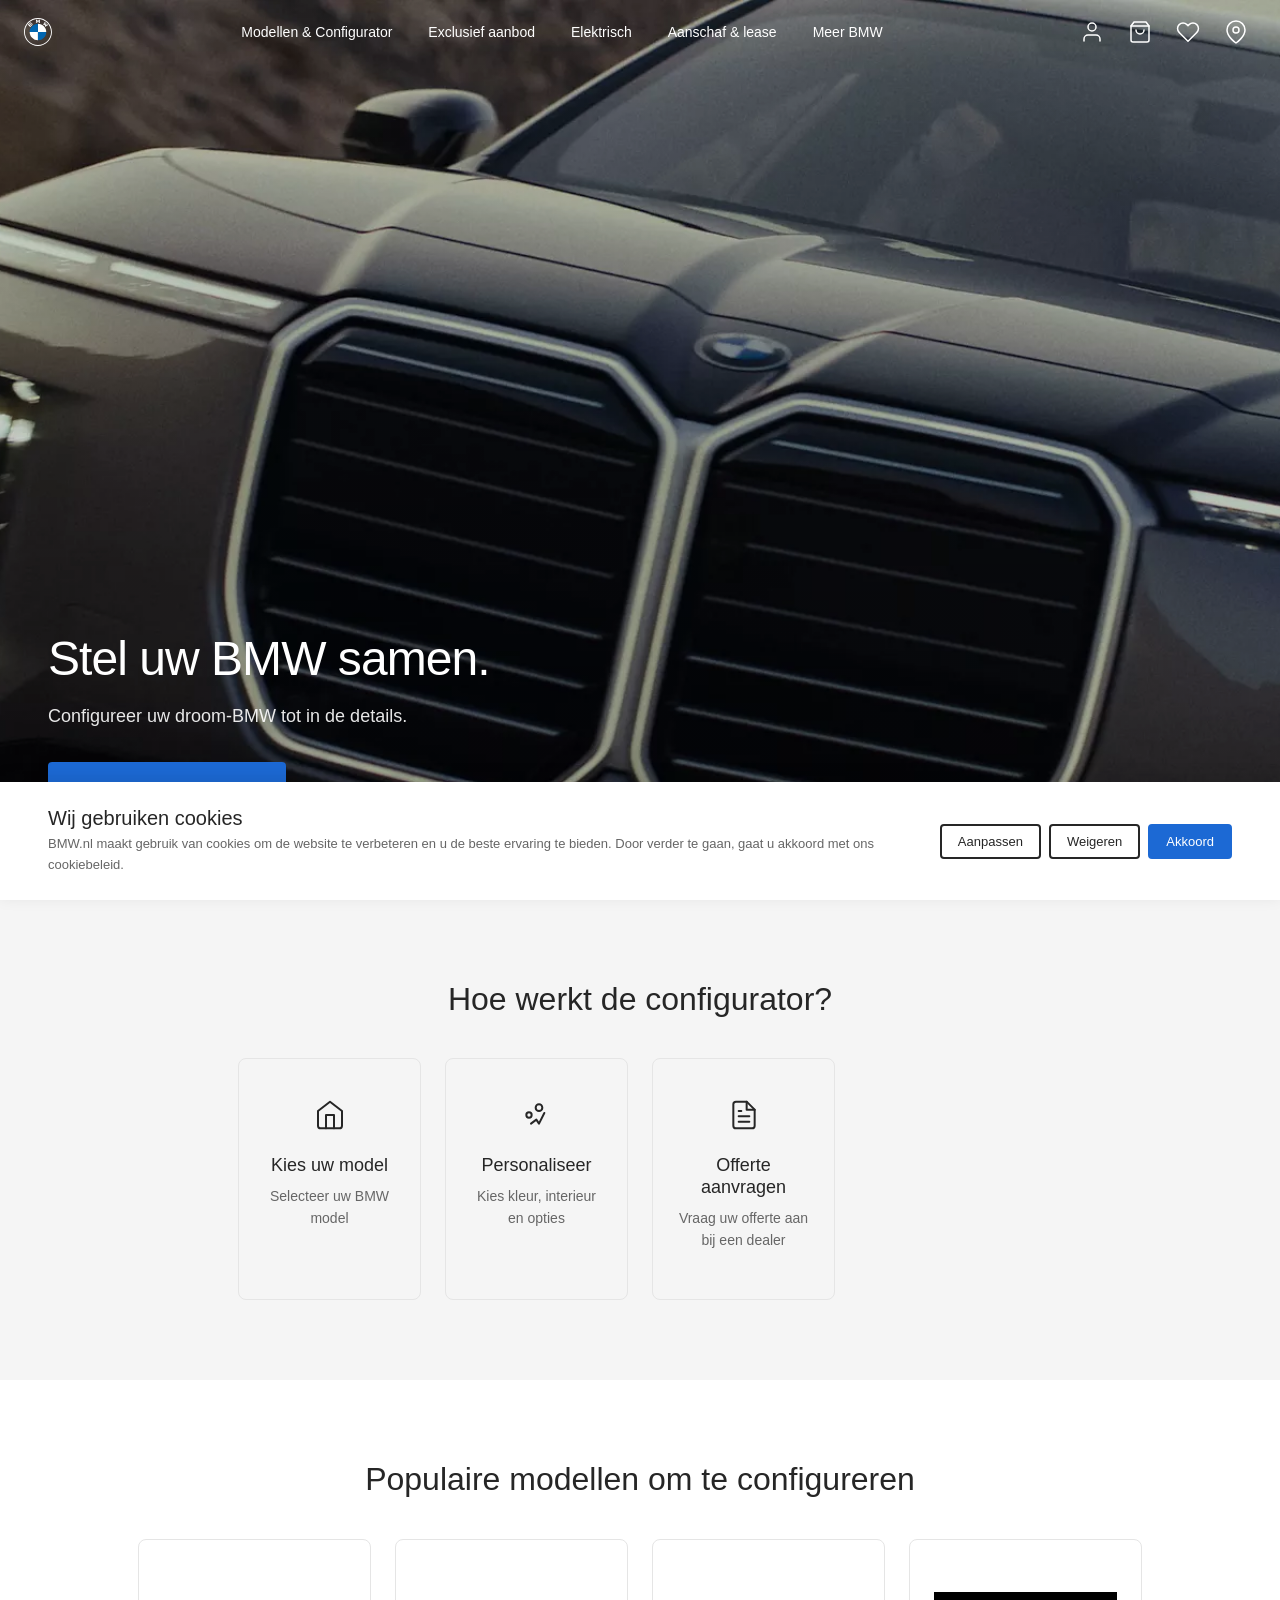
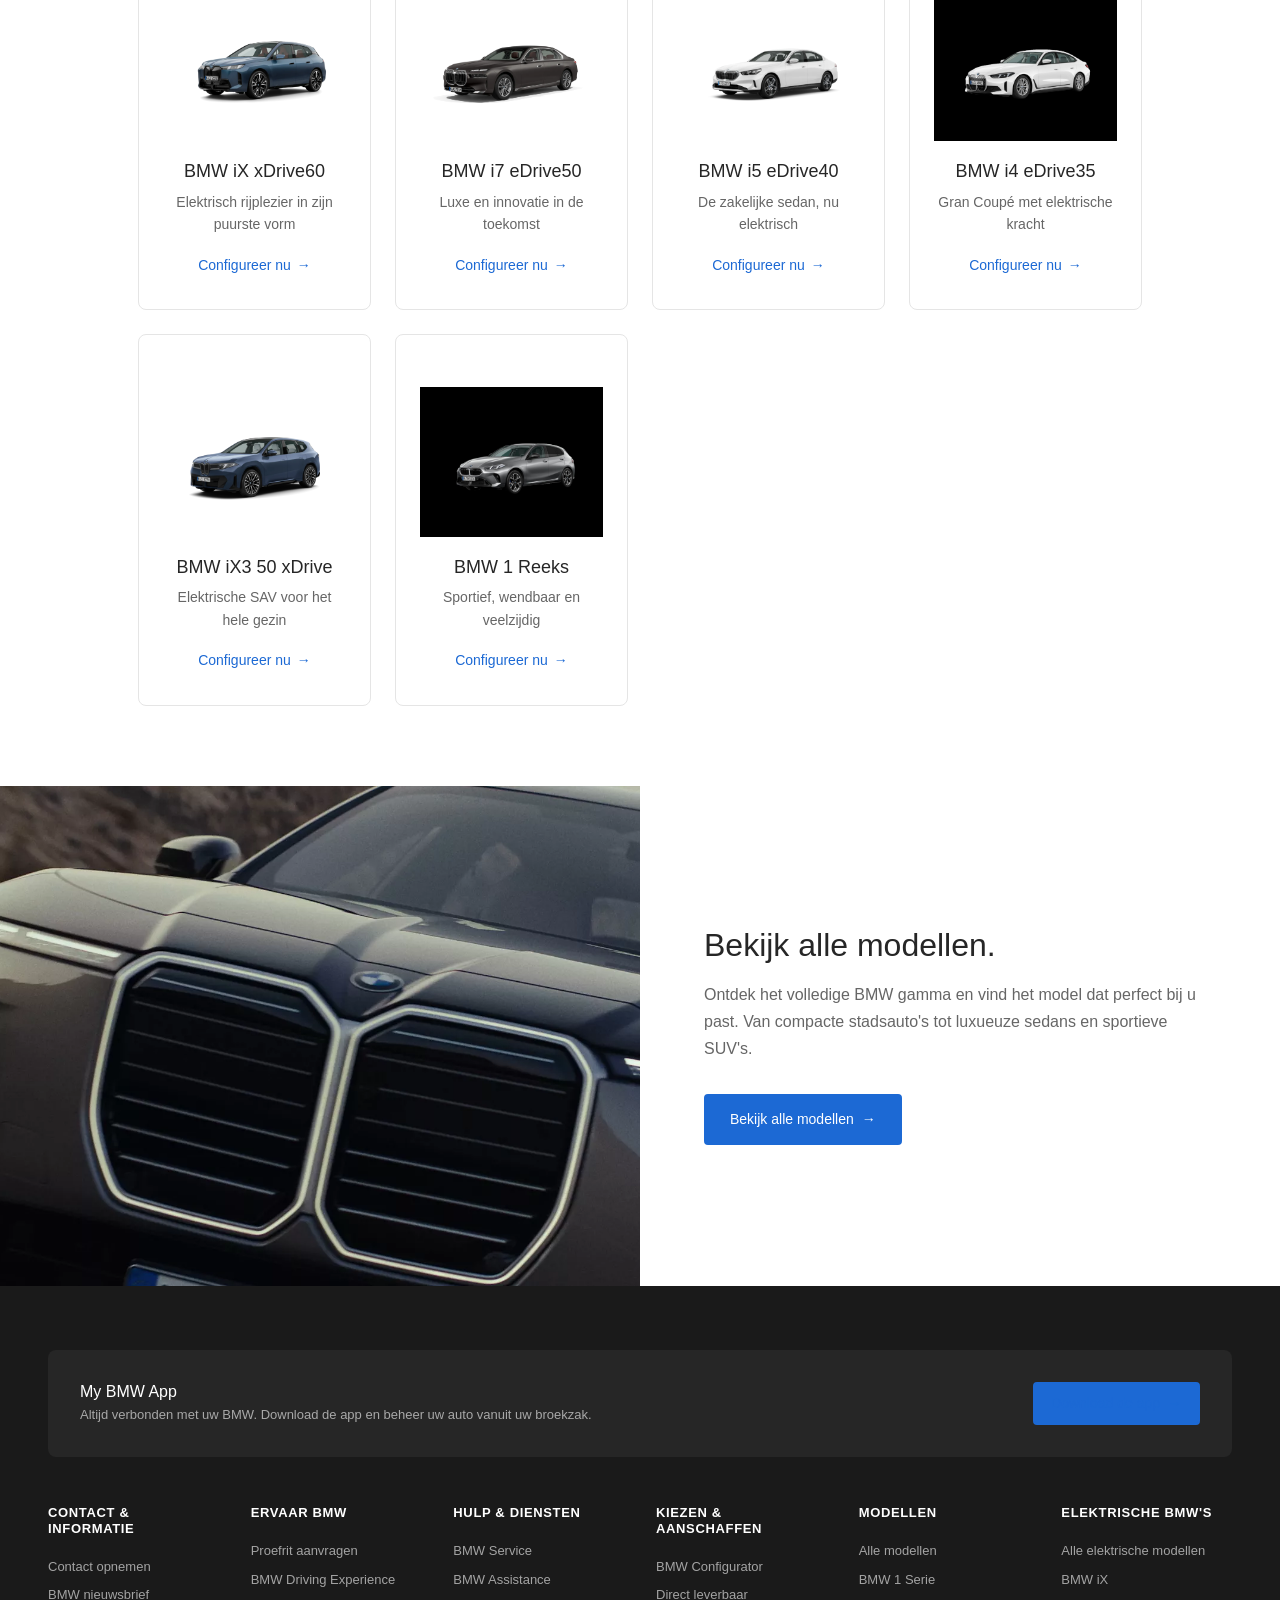
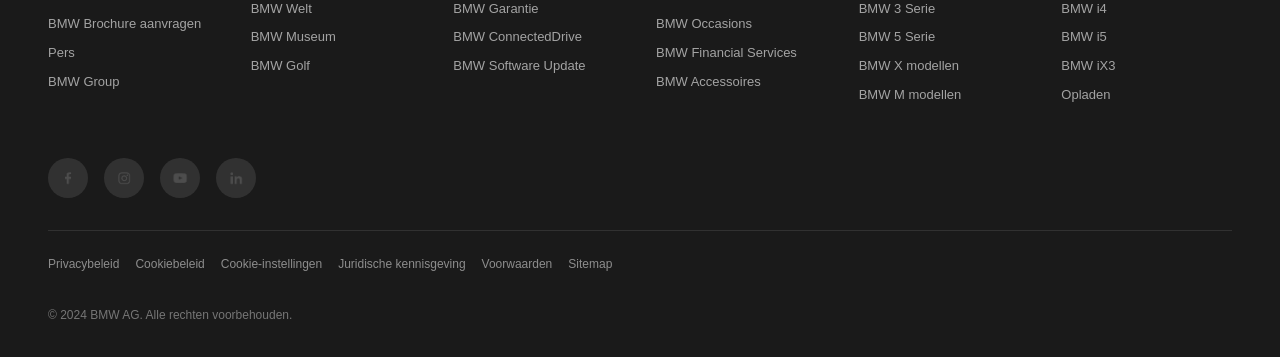
<file: configurator.html>
<!DOCTYPE html>
<html lang="nl">
<head>
  <meta charset="UTF-8">
  <meta name="viewport" content="width=device-width, initial-scale=1.0">
  <title>BMW.nl | Stel uw BMW samen</title>
  <meta name="description" content="Configureer uw droom-BMW tot in de details. Kies uw model, personaliseer kleur, interieur en opties, en vraag direct een offerte aan.">
  <link rel="stylesheet" href="css/style.css">
  <link rel="icon" href="images/logo-white.svg" type="image/svg+xml">
</head>
<body>

  <!-- ========== NAVIGATION ========== -->
  <nav class="nav-wrapper" role="navigation" aria-label="Hoofdnavigatie">
    <div class="nav-main">
      <!-- Logo -->
      <a href="index.html" class="nav-logo" aria-label="BMW.nl Home">
        <img src="images/logo-white.svg" alt="BMW" class="logo-white">
        <img src="images/logo-grey.svg" alt="BMW" class="logo-dark">
      </a>

      <!-- Desktop Nav Links -->
      <div class="nav-links">
        <div class="nav-dropdown-container" style="position:relative;">
          <a href="models.html" class="nav-dropdown-trigger">Modellen & Configurator</a>
        </div>
        <a href="#">Exclusief aanbod</a>
        <div class="nav-dropdown-container" style="position:relative;">
          <a href="electric.html" class="nav-dropdown-trigger">Elektrisch</a>
          <div class="nav-dropdown">
            <div class="nav-dropdown-section">
              <h3>Elektrische modellen</h3>
              <a href="electric.html">BMW iX</a>
              <a href="electric.html">BMW i4</a>
              <a href="electric.html">BMW i5</a>
              <a href="electric.html">BMW i7</a>
              <a href="electric.html">BMW iX1</a>
              <a href="electric.html">BMW iX2</a>
              <a href="electric.html">BMW iX3</a>
            </div>
            <div class="nav-dropdown-section">
              <h3>Meer over elektrisch</h3>
              <a href="electric.html">Opladen</a>
              <a href="electric.html">Actieradius</a>
              <a href="electric.html">Belastingvoordeel</a>
              <a href="electric.html">Plug-in Hybrides</a>
            </div>
          </div>
        </div>
        <div class="nav-dropdown-container" style="position:relative;">
          <a href="lease.html" class="nav-dropdown-trigger">Aanschaf & lease</a>
          <div class="nav-dropdown">
            <div class="nav-dropdown-section">
              <h3>Financiering</h3>
              <a href="lease.html">Private Lease</a>
              <a href="lease.html">Financial Lease</a>
              <a href="lease.html">Operational Lease</a>
              <a href="lease.html">BMW Financial Services</a>
            </div>
            <div class="nav-dropdown-section">
              <h3>Aanschaf</h3>
              <a href="configurator.html">Zelf samenstellen</a>
              <a href="models.html">Direct beschikbaar</a>
              <a href="occasions.html">BMW Occasions</a>
              <a href="test-drive.html">Proefrit plannen</a>
            </div>
          </div>
        </div>
        <div class="nav-dropdown-container" style="position:relative;">
          <a href="services.html" class="nav-dropdown-trigger">Meer BMW</a>
          <div class="nav-dropdown">
            <div class="nav-dropdown-section">
              <h3>BMW Services</h3>
              <a href="services.html">Werkplaats</a>
              <a href="services.html">Onderhoud</a>
              <a href="services.html">BMW Garantie</a>
              <a href="services.html">BMW ConnectedDrive</a>
            </div>
            <div class="nav-dropdown-section">
              <h3>Over BMW</h3>
              <a href="#">BMW Groep</a>
              <a href="#">Carrières</a>
              <a href="#">Pers</a>
              <a href="#">BMW M</a>
            </div>
          </div>
        </div>
      </div>

      <!-- Right Icons -->
      <div class="nav-icons">
        <!-- MyBMW -->
        <a href="#" class="nav-icon-btn" aria-label="My BMW">
          <svg viewBox="0 0 24 24" fill="none" stroke="currentColor" stroke-width="1.5" stroke-linecap="round" stroke-linejoin="round">
            <path d="M20 21v-2a4 4 0 0 0-4-4H8a4 4 0 0 0-4 4v2"/>
            <circle cx="12" cy="7" r="4"/>
          </svg>
        </a>
        <!-- Winkelwagen -->
        <a href="#" class="nav-icon-btn" aria-label="Winkelwagen">
          <svg viewBox="0 0 24 24" fill="none" stroke="currentColor" stroke-width="1.5" stroke-linecap="round" stroke-linejoin="round">
            <path d="M6 2L3 6v14a2 2 0 0 0 2 2h14a2 2 0 0 0 2-2V6l-3-4z"/>
            <line x1="3" y1="6" x2="21" y2="6"/>
            <path d="M16 10a4 4 0 0 1-8 0"/>
          </svg>
        </a>
        <!-- Favorieten -->
        <a href="#" class="nav-icon-btn" aria-label="Favorieten">
          <svg viewBox="0 0 24 24" fill="none" stroke="currentColor" stroke-width="1.5" stroke-linecap="round" stroke-linejoin="round">
            <path d="M20.84 4.61a5.5 5.5 0 0 0-7.78 0L12 5.67l-1.06-1.06a5.5 5.5 0 0 0-7.78 7.78l1.06 1.06L12 21.23l7.78-7.78 1.06-1.06a5.5 5.5 0 0 0 0-7.78z"/>
          </svg>
        </a>
        <!-- Selecteer dealer -->
        <a href="dealer.html" class="nav-icon-btn" aria-label="Selecteer dealer">
          <svg viewBox="0 0 24 24" fill="none" stroke="currentColor" stroke-width="1.5" stroke-linecap="round" stroke-linejoin="round">
            <path d="M21 10c0 7-9 13-9 13s-9-6-9-13a9 9 0 0 1 18 0z"/>
            <circle cx="12" cy="10" r="3"/>
          </svg>
        </a>
        <!-- Hamburger (Mobile) -->
        <button class="hamburger" aria-label="Menu openen" aria-expanded="false">
          <span></span>
          <span></span>
          <span></span>
        </button>
      </div>
    </div>
  </nav>

  <!-- Mobile Nav -->
  <div class="mobile-nav" role="navigation" aria-label="Mobiel menu">
    <a href="models.html">Modellen & Configurator</a>
    <a href="#">Exclusief aanbod</a>
    <a href="electric.html">Elektrisch</a>
    <a href="lease.html">Aanschaf & lease</a>
    <a href="services.html">Meer BMW</a>
    <a href="dealer.html">Vind uw dealer</a>
    <a href="#">My BMW</a>
  </div>

  <!-- ========== HERO SECTION ========== -->
  <section class="hero">
    <div class="hero-bg">
      <img src="images/hero-7series.jpg" alt="BMW 7 Series configurator">
    </div>
    <div class="hero-overlay"></div>
    <div class="hero-content animate-on-scroll">
      <h1>Stel uw BMW samen.</h1>
      <p>Configureer uw droom-BMW tot in de details.</p>
      <a href="https://www.bmw.nl/content/bmw/marketNL/bmw_nl/nl/configurator.html" class="btn btn-primary btn-lg" target="_blank" rel="noopener">Naar de configurator <span class="arrow">&#8594;</span></a>
    </div>
  </section>

  <!-- ========== HOW IT WORKS ========== -->
  <section class="find-bmw animate-on-scroll" style="background: #f5f5f5;">
    <h2 class="container" style="text-align: center; margin-bottom: 40px;">Hoe werkt de configurator?</h2>
    <div class="find-bmw-grid" style="max-width: 900px; margin: 0 auto;">
      <!-- Step 1 -->
      <div class="find-bmw-card" style="cursor: default;">
        <div class="find-bmw-card-icon">
          <svg viewBox="0 0 24 24" fill="none" stroke="currentColor" stroke-width="1.5" stroke-linecap="round" stroke-linejoin="round">
            <path d="M3 9l9-7 9 7v11a2 2 0 0 1-2 2H5a2 2 0 0 1-2-2z"/>
            <polyline points="9 22 9 12 15 12 15 22"/>
          </svg>
        </div>
        <h3>Kies uw model</h3>
        <p>Selecteer uw BMW model</p>
      </div>

      <!-- Step 2 -->
      <div class="find-bmw-card" style="cursor: default;">
        <div class="find-bmw-card-icon">
          <svg viewBox="0 0 24 24" fill="none" stroke="currentColor" stroke-width="1.5" stroke-linecap="round" stroke-linejoin="round">
            <circle cx="13.5" cy="6.5" r="2.5"/>
            <path d="M17.5 10.5l-4 8-2-3-4 3"/>
            <circle cx="6" cy="12" r="2"/>
          </svg>
        </div>
        <h3>Personaliseer</h3>
        <p>Kies kleur, interieur en opties</p>
      </div>

      <!-- Step 3 -->
      <div class="find-bmw-card" style="cursor: default;">
        <div class="find-bmw-card-icon">
          <svg viewBox="0 0 24 24" fill="none" stroke="currentColor" stroke-width="1.5" stroke-linecap="round" stroke-linejoin="round">
            <path d="M14 2H6a2 2 0 0 0-2 2v16a2 2 0 0 0 2 2h12a2 2 0 0 0 2-2V8z"/>
            <polyline points="14 2 14 8 20 8"/>
            <line x1="16" y1="13" x2="8" y2="13"/>
            <line x1="16" y1="17" x2="8" y2="17"/>
            <polyline points="10 9 9 9 8 9"/>
          </svg>
        </div>
        <h3>Offerte aanvragen</h3>
        <p>Vraag uw offerte aan bij een dealer</p>
      </div>
    </div>
  </section>

  <!-- ========== POPULAR MODELS ========== -->
  <section class="find-bmw animate-on-scroll">
    <h2 class="container" style="text-align: center; margin-bottom: 40px;">Populaire modellen om te configureren</h2>
    <div class="find-bmw-grid" style="max-width: 1100px; margin: 0 auto;">
      <!-- Model 1: iX -->
      <a href="https://www.bmw.nl/content/bmw/marketNL/bmw_nl/nl/configurator.html" class="find-bmw-card" target="_blank" rel="noopener">
        <div style="width: 100%; text-align: center; padding: 20px 0;">
          <img src="images/ix-xdrive60.webp" alt="BMW iX xDrive60" style="max-width: 260px; width: 100%; height: auto;">
        </div>
        <h3>BMW iX xDrive60</h3>
        <p>Elektrisch rijplezier in zijn puurste vorm</p>
        <span class="btn btn-link">Configureer nu <span class="arrow">&#8594;</span></span>
      </a>

      <!-- Model 2: i7 -->
      <a href="https://www.bmw.nl/content/bmw/marketNL/bmw_nl/nl/configurator.html" class="find-bmw-card" target="_blank" rel="noopener">
        <div style="width: 100%; text-align: center; padding: 20px 0;">
          <img src="images/i7-edrive50.webp" alt="BMW i7 eDrive50" style="max-width: 260px; width: 100%; height: auto;">
        </div>
        <h3>BMW i7 eDrive50</h3>
        <p>Luxe en innovatie in de toekomst</p>
        <span class="btn btn-link">Configureer nu <span class="arrow">&#8594;</span></span>
      </a>

      <!-- Model 3: i5 -->
      <a href="https://www.bmw.nl/content/bmw/marketNL/bmw_nl/nl/configurator.html" class="find-bmw-card" target="_blank" rel="noopener">
        <div style="width: 100%; text-align: center; padding: 20px 0;">
          <img src="images/i5-edrive40.webp" alt="BMW i5 eDrive40" style="max-width: 260px; width: 100%; height: auto;">
        </div>
        <h3>BMW i5 eDrive40</h3>
        <p>De zakelijke sedan, nu elektrisch</p>
        <span class="btn btn-link">Configureer nu <span class="arrow">&#8594;</span></span>
      </a>

      <!-- Model 4: i4 -->
      <a href="https://www.bmw.nl/content/bmw/marketNL/bmw_nl/nl/configurator.html" class="find-bmw-card" target="_blank" rel="noopener">
        <div style="width: 100%; text-align: center; padding: 20px 0;">
          <img src="images/i4-edrive35.webp" alt="BMW i4 eDrive35" style="max-width: 260px; width: 100%; height: auto;">
        </div>
        <h3>BMW i4 eDrive35</h3>
        <p>Gran Coupé met elektrische kracht</p>
        <span class="btn btn-link">Configureer nu <span class="arrow">&#8594;</span></span>
      </a>

      <!-- Model 5: iX3 -->
      <a href="https://www.bmw.nl/content/bmw/marketNL/bmw_nl/nl/configurator.html" class="find-bmw-card" target="_blank" rel="noopener">
        <div style="width: 100%; text-align: center; padding: 20px 0;">
          <img src="images/ix3-50-xdrive.webp" alt="BMW iX3 50 xDrive" style="max-width: 260px; width: 100%; height: auto;">
        </div>
        <h3>BMW iX3 50 xDrive</h3>
        <p>Elektrische SAV voor het hele gezin</p>
        <span class="btn btn-link">Configureer nu <span class="arrow">&#8594;</span></span>
      </a>

      <!-- Model 6: 1 Reeks -->
      <a href="https://www.bmw.nl/content/bmw/marketNL/bmw_nl/nl/configurator.html" class="find-bmw-card" target="_blank" rel="noopener">
        <div style="width: 100%; text-align: center; padding: 20px 0;">
          <img src="images/120.webp" alt="BMW 1 Reeks 120" style="max-width: 260px; width: 100%; height: auto;">
        </div>
        <h3>BMW 1 Reeks</h3>
        <p>Sportief, wendbaar en veelzijdig</p>
        <span class="btn btn-link">Configureer nu <span class="arrow">&#8594;</span></span>
      </a>
    </div>
  </section>

  <!-- ========== CTA: ALL MODELS ========== -->
  <section class="split-section animate-on-scroll">
    <div class="split-image">
      <img src="images/hero-7series.jpg" alt="Alle BMW modellen">
    </div>
    <div class="split-content">
      <h2>Bekijk alle modellen.</h2>
      <p>Ontdek het volledige BMW gamma en vind het model dat perfect bij u past. Van compacte stadsauto's tot luxueuze sedans en sportieve SUV's.</p>
      <a href="models.html" class="btn btn-primary">Bekijk alle modellen <span class="arrow">&#8594;</span></a>
    </div>
  </section>

  <!-- ========== FOOTER ========== -->
  <footer class="footer">
    <div class="footer-inner">

      <!-- My BMW App Banner -->
      <div class="footer-app-banner animate-on-scroll">
        <div>
          <h3>My BMW App</h3>
          <p>Altijd verbonden met uw BMW. Download de app en beheer uw auto vanuit uw broekzak.</p>
        </div>
        <a href="#" class="btn btn-primary btn-sm">Download de app <span class="arrow">&#8594;</span></a>
      </div>

      <!-- Footer Columns -->
      <div class="footer-columns">
        <!-- Column 1: Contact & informatie -->
        <div class="footer-column">
          <h3>Contact & informatie</h3>
          <a href="#">Contact opnemen</a>
          <a href="#">BMW nieuwsbrief</a>
          <a href="#">BMW Brochure aanvragen</a>
          <a href="#">Pers</a>
          <a href="#">BMW Group</a>
        </div>

        <!-- Column 2: Ervaar BMW -->
        <div class="footer-column">
          <h3>Ervaar BMW</h3>
          <a href="test-drive.html">Proefrit aanvragen</a>
          <a href="#">BMW Driving Experience</a>
          <a href="#">BMW Welt</a>
          <a href="#">BMW Museum</a>
          <a href="#">BMW Golf</a>
        </div>

        <!-- Column 3: Hulp & diensten -->
        <div class="footer-column">
          <h3>Hulp & diensten</h3>
          <a href="services.html">BMW Service</a>
          <a href="#">BMW Assistance</a>
          <a href="#">BMW Garantie</a>
          <a href="#">BMW ConnectedDrive</a>
          <a href="#">BMW Software Update</a>
        </div>

        <!-- Column 4: Kiezen & Aanschaffen -->
        <div class="footer-column">
          <h3>Kiezen & Aanschaffen</h3>
          <a href="configurator.html">BMW Configurator</a>
          <a href="models.html">Direct leverbaar</a>
          <a href="occasions.html">BMW Occasions</a>
          <a href="lease.html">BMW Financial Services</a>
          <a href="#">BMW Accessoires</a>
        </div>

        <!-- Column 5: Modellen -->
        <div class="footer-column">
          <h3>Modellen</h3>
          <a href="models.html">Alle modellen</a>
          <a href="#">BMW 1 Serie</a>
          <a href="#">BMW 3 Serie</a>
          <a href="#">BMW 5 Serie</a>
          <a href="#">BMW X modellen</a>
          <a href="#">BMW M modellen</a>
        </div>

        <!-- Column 6: Elektrische BMW's -->
        <div class="footer-column">
          <h3>Elektrische BMW's</h3>
          <a href="electric.html">Alle elektrische modellen</a>
          <a href="electric.html">BMW iX</a>
          <a href="electric.html">BMW i4</a>
          <a href="electric.html">BMW i5</a>
          <a href="electric.html">BMW iX3</a>
          <a href="electric.html">Opladen</a>
        </div>
      </div>

      <!-- Social Links -->
      <div class="footer-social">
        <a href="#" aria-label="Facebook">
          <img src="images/social-facebook.png" alt="Facebook">
        </a>
        <a href="#" aria-label="Instagram">
          <img src="images/social-instagram.png" alt="Instagram">
        </a>
        <a href="#" aria-label="YouTube">
          <img src="images/social-youtube.png" alt="YouTube">
        </a>
        <a href="#" aria-label="LinkedIn">
          <img src="images/social-linkedin.png" alt="LinkedIn">
        </a>
      </div>

      <!-- Legal Links -->
      <div class="footer-legal">
        <a href="#">Privacybeleid</a>
        <a href="#">Cookiebeleid</a>
        <a href="#">Cookie-instellingen</a>
        <a href="#">Juridische kennisgeving</a>
        <a href="#">Voorwaarden</a>
        <a href="#">Sitemap</a>
        <p class="footer-copyright">&copy; 2024 BMW AG. Alle rechten voorbehouden.</p>
      </div>

    </div>
  </footer>

  <!-- ========== COOKIE BANNER ========== -->
  <div class="cookie-banner" role="dialog" aria-label="Cookie melding">
    <div>
      <h2>Wij gebruiken cookies</h2>
      <p>BMW.nl maakt gebruik van cookies om de website te verbeteren en u de beste ervaring te bieden. Door verder te gaan, gaat u akkoord met ons cookiebeleid.</p>
    </div>
    <div class="cookie-banner-buttons">
      <button class="btn btn-dark btn-sm cookie-customize">Aanpassen</button>
      <button class="btn btn-dark btn-sm cookie-reject">Weigeren</button>
      <button class="btn btn-primary btn-sm cookie-accept">Akkoord</button>
    </div>
  </div>

  <!-- Scripts -->
  <script src="js/main.js"></script>
</body>
</html>
</file>
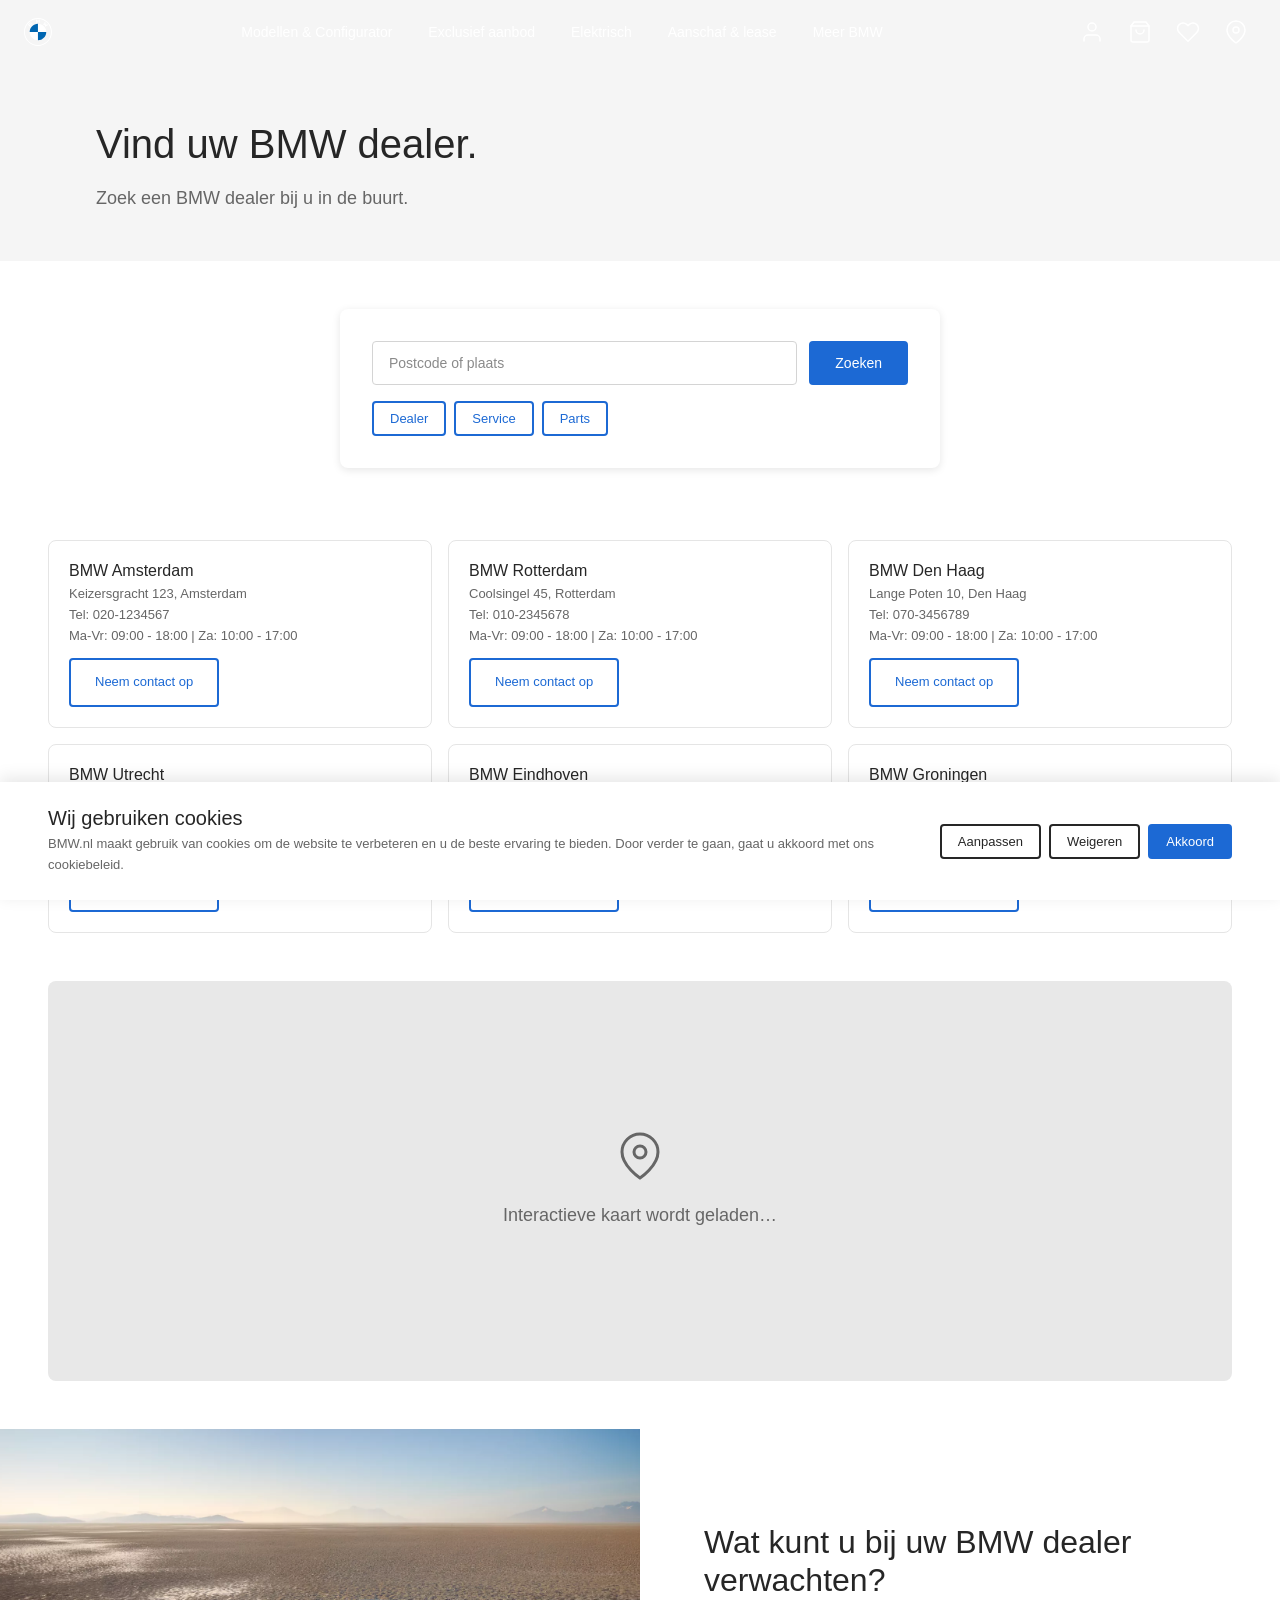
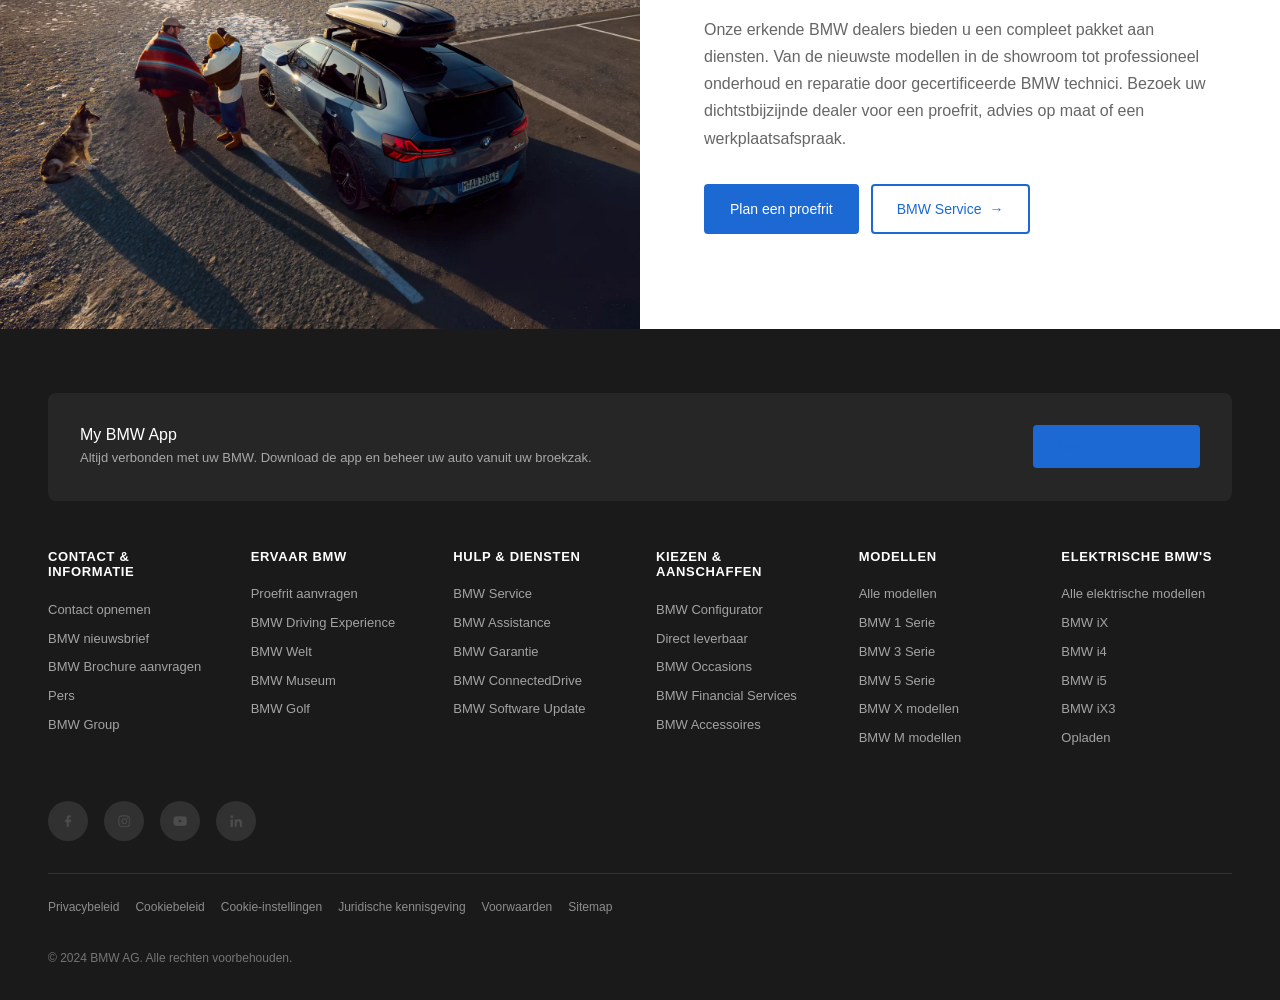
<file: dealer.html>
<!DOCTYPE html>
<html lang="nl">
<head>
  <meta charset="UTF-8">
  <meta name="viewport" content="width=device-width, initial-scale=1.0">
  <title>BMW.nl | Vind uw BMW dealer</title>
  <meta name="description" content="Zoek een BMW dealer bij u in de buurt. Vind uw dichtstbijzijnde BMW dealer voor verkoop, service en onderdelen.">
  <link rel="stylesheet" href="css/style.css">
  <link rel="icon" href="images/logo-white.svg" type="image/svg+xml">
</head>
<body>

  <!-- ========== NAVIGATION ========== -->
  <nav class="nav-wrapper" role="navigation" aria-label="Hoofdnavigatie">
    <div class="nav-main">
      <a href="index.html" class="nav-logo" aria-label="BMW.nl Home">
        <img src="images/logo-white.svg" alt="BMW" class="logo-white">
        <img src="images/logo-grey.svg" alt="BMW" class="logo-dark">
      </a>
      <div class="nav-links">
        <div class="nav-dropdown-container" style="position:relative;">
          <a href="models.html" class="nav-dropdown-trigger">Modellen & Configurator</a>
        </div>
        <a href="#">Exclusief aanbod</a>
        <div class="nav-dropdown-container" style="position:relative;">
          <a href="electric.html" class="nav-dropdown-trigger">Elektrisch</a>
          <div class="nav-dropdown">
            <div class="nav-dropdown-section">
              <h3>Elektrische modellen</h3>
              <a href="electric.html">BMW iX</a>
              <a href="electric.html">BMW i4</a>
              <a href="electric.html">BMW i5</a>
              <a href="electric.html">BMW i7</a>
              <a href="electric.html">BMW iX1</a>
              <a href="electric.html">BMW iX2</a>
              <a href="electric.html">BMW iX3</a>
            </div>
            <div class="nav-dropdown-section">
              <h3>Meer over elektrisch</h3>
              <a href="electric.html">Opladen</a>
              <a href="electric.html">Actieradius</a>
              <a href="electric.html">Belastingvoordeel</a>
              <a href="electric.html">Plug-in Hybrides</a>
            </div>
          </div>
        </div>
        <div class="nav-dropdown-container" style="position:relative;">
          <a href="lease.html" class="nav-dropdown-trigger">Aanschaf & lease</a>
          <div class="nav-dropdown">
            <div class="nav-dropdown-section">
              <h3>Financiering</h3>
              <a href="lease.html">Private Lease</a>
              <a href="lease.html">Financial Lease</a>
              <a href="lease.html">Operational Lease</a>
              <a href="lease.html">BMW Financial Services</a>
            </div>
            <div class="nav-dropdown-section">
              <h3>Aanschaf</h3>
              <a href="configurator.html">Zelf samenstellen</a>
              <a href="models.html">Direct beschikbaar</a>
              <a href="occasions.html">BMW Occasions</a>
              <a href="test-drive.html">Proefrit plannen</a>
            </div>
          </div>
        </div>
        <div class="nav-dropdown-container" style="position:relative;">
          <a href="services.html" class="nav-dropdown-trigger">Meer BMW</a>
          <div class="nav-dropdown">
            <div class="nav-dropdown-section">
              <h3>BMW Services</h3>
              <a href="services.html">Werkplaats</a>
              <a href="services.html">Onderhoud</a>
              <a href="services.html">BMW Garantie</a>
              <a href="services.html">BMW ConnectedDrive</a>
            </div>
            <div class="nav-dropdown-section">
              <h3>Over BMW</h3>
              <a href="#">BMW Groep</a>
              <a href="#">Carrières</a>
              <a href="#">Pers</a>
              <a href="#">BMW M</a>
            </div>
          </div>
        </div>
      </div>
      <div class="nav-icons">
        <a href="#" class="nav-icon-btn" aria-label="My BMW">
          <svg viewBox="0 0 24 24" fill="none" stroke="currentColor" stroke-width="1.5" stroke-linecap="round" stroke-linejoin="round">
            <path d="M20 21v-2a4 4 0 0 0-4-4H8a4 4 0 0 0-4 4v2"/>
            <circle cx="12" cy="7" r="4"/>
          </svg>
        </a>
        <a href="#" class="nav-icon-btn" aria-label="Winkelwagen">
          <svg viewBox="0 0 24 24" fill="none" stroke="currentColor" stroke-width="1.5" stroke-linecap="round" stroke-linejoin="round">
            <path d="M6 2L3 6v14a2 2 0 0 0 2 2h14a2 2 0 0 0 2-2V6l-3-4z"/>
            <line x1="3" y1="6" x2="21" y2="6"/>
            <path d="M16 10a4 4 0 0 1-8 0"/>
          </svg>
        </a>
        <a href="#" class="nav-icon-btn" aria-label="Favorieten">
          <svg viewBox="0 0 24 24" fill="none" stroke="currentColor" stroke-width="1.5" stroke-linecap="round" stroke-linejoin="round">
            <path d="M20.84 4.61a5.5 5.5 0 0 0-7.78 0L12 5.67l-1.06-1.06a5.5 5.5 0 0 0-7.78 7.78l1.06 1.06L12 21.23l7.78-7.78 1.06-1.06a5.5 5.5 0 0 0 0-7.78z"/>
          </svg>
        </a>
        <a href="dealer.html" class="nav-icon-btn" aria-label="Selecteer dealer">
          <svg viewBox="0 0 24 24" fill="none" stroke="currentColor" stroke-width="1.5" stroke-linecap="round" stroke-linejoin="round">
            <path d="M21 10c0 7-9 13-9 13s-9-6-9-13a9 9 0 0 1 18 0z"/>
            <circle cx="12" cy="10" r="3"/>
          </svg>
        </a>
        <button class="hamburger" aria-label="Menu openen" aria-expanded="false">
          <span></span>
          <span></span>
          <span></span>
        </button>
      </div>
    </div>
  </nav>

  <!-- Mobile Nav -->
  <div class="mobile-nav" role="navigation" aria-label="Mobiel menu">
    <a href="models.html">Modellen & Configurator</a>
    <a href="#">Exclusief aanbod</a>
    <a href="electric.html">Elektrisch</a>
    <a href="lease.html">Aanschaf & lease</a>
    <a href="services.html">Meer BMW</a>
    <a href="dealer.html">Vind uw dealer</a>
    <a href="#">My BMW</a>
  </div>

  <!-- ========== PAGE HEADER ========== -->
  <section class="page-header animate-on-scroll">
    <div class="container">
      <h1>Vind uw BMW dealer.</h1>
      <p>Zoek een BMW dealer bij u in de buurt.</p>
    </div>
  </section>

  <!-- ========== SEARCH SECTION ========== -->
  <section class="container animate-on-scroll" style="padding-top: 48px; padding-bottom: 48px;">
    <div class="dealer-search">
      <div style="display: flex; gap: 12px; margin-bottom: 16px;">
        <input type="text" class="form-input" placeholder="Postcode of plaats" style="flex: 1;">
        <button class="btn btn-primary">Zoeken</button>
      </div>
      <div style="display: flex; gap: 8px;">
        <button class="btn btn-secondary" style="font-size: 13px; padding: 8px 16px;">Dealer</button>
        <button class="btn btn-secondary" style="font-size: 13px; padding: 8px 16px;">Service</button>
        <button class="btn btn-secondary" style="font-size: 13px; padding: 8px 16px;">Parts</button>
      </div>
    </div>
  </section>

  <!-- ========== DEALER RESULTS ========== -->
  <section class="container animate-on-scroll" style="padding-bottom: 48px;">
    <div class="dealer-results" style="grid-template-columns: repeat(auto-fill, minmax(320px, 1fr));">

      <div class="dealer-card">
        <h4>BMW Amsterdam</h4>
        <p>Keizersgracht 123, Amsterdam</p>
        <p>Tel: 020-1234567</p>
        <p>Ma-Vr: 09:00 - 18:00 | Za: 10:00 - 17:00</p>
        <a href="#" class="btn btn-secondary" style="margin-top: 12px; font-size: 13px;">Neem contact op</a>
      </div>

      <div class="dealer-card">
        <h4>BMW Rotterdam</h4>
        <p>Coolsingel 45, Rotterdam</p>
        <p>Tel: 010-2345678</p>
        <p>Ma-Vr: 09:00 - 18:00 | Za: 10:00 - 17:00</p>
        <a href="#" class="btn btn-secondary" style="margin-top: 12px; font-size: 13px;">Neem contact op</a>
      </div>

      <div class="dealer-card">
        <h4>BMW Den Haag</h4>
        <p>Lange Poten 10, Den Haag</p>
        <p>Tel: 070-3456789</p>
        <p>Ma-Vr: 09:00 - 18:00 | Za: 10:00 - 17:00</p>
        <a href="#" class="btn btn-secondary" style="margin-top: 12px; font-size: 13px;">Neem contact op</a>
      </div>

      <div class="dealer-card">
        <h4>BMW Utrecht</h4>
        <p>Oudegracht 55, Utrecht</p>
        <p>Tel: 030-4567890</p>
        <p>Ma-Vr: 09:00 - 18:00 | Za: 10:00 - 17:00</p>
        <a href="#" class="btn btn-secondary" style="margin-top: 12px; font-size: 13px;">Neem contact op</a>
      </div>

      <div class="dealer-card">
        <h4>BMW Eindhoven</h4>
        <p>Markt 8, Eindhoven</p>
        <p>Tel: 040-5678901</p>
        <p>Ma-Vr: 09:00 - 18:00 | Za: 10:00 - 17:00</p>
        <a href="#" class="btn btn-secondary" style="margin-top: 12px; font-size: 13px;">Neem contact op</a>
      </div>

      <div class="dealer-card">
        <h4>BMW Groningen</h4>
        <p>Grote Markt 15, Groningen</p>
        <p>Tel: 050-6789012</p>
        <p>Ma-Vr: 09:00 - 18:00 | Za: 10:00 - 17:00</p>
        <a href="#" class="btn btn-secondary" style="margin-top: 12px; font-size: 13px;">Neem contact op</a>
      </div>

    </div>
  </section>

  <!-- ========== MAP PLACEHOLDER ========== -->
  <section class="animate-on-scroll" style="padding: 0 var(--container-padding) 48px; max-width: var(--container-max); margin: 0 auto;">
    <div style="background: #e8e8e8; height: 400px; border-radius: 8px; display: flex; align-items: center; justify-content: center; color: #666; font-size: 18px;">
      <div style="text-align: center;">
        <svg viewBox="0 0 24 24" fill="none" stroke="currentColor" stroke-width="1.5" style="width: 48px; height: 48px; margin-bottom: 12px;">
          <path d="M21 10c0 7-9 13-9 13s-9-6-9-13a9 9 0 0 1 18 0z"/>
          <circle cx="12" cy="10" r="3"/>
        </svg>
        <p>Interactieve kaart wordt geladen…</p>
      </div>
    </div>
  </section>

  <!-- ========== SERVICES INFO ========== -->
  <section class="split-section animate-on-scroll">
    <div class="split-image">
      <img src="images/services-suv.jpg" alt="BMW Dealer Services">
    </div>
    <div class="split-content">
      <h2>Wat kunt u bij uw BMW dealer verwachten?</h2>
      <p>Onze erkende BMW dealers bieden u een compleet pakket aan diensten. Van de nieuwste modellen in de showroom tot professioneel onderhoud en reparatie door gecertificeerde BMW technici. Bezoek uw dichtstbijzijnde dealer voor een proefrit, advies op maat of een werkplaatsafspraak.</p>
      <div style="display: flex; gap: 12px; flex-wrap: wrap;">
        <a href="test-drive.html" class="btn btn-primary">Plan een proefrit</a>
        <a href="services.html" class="btn btn-secondary">BMW Service <span class="arrow">&#8594;</span></a>
      </div>
    </div>
  </section>

  <!-- ========== FOOTER ========== -->
  <footer class="footer">
    <div class="footer-inner">
      <div class="footer-app-banner animate-on-scroll">
        <div>
          <h3>My BMW App</h3>
          <p>Altijd verbonden met uw BMW. Download de app en beheer uw auto vanuit uw broekzak.</p>
        </div>
        <a href="#" class="btn btn-primary btn-sm">Download de app <span class="arrow">&#8594;</span></a>
      </div>
      <div class="footer-columns">
        <div class="footer-column">
          <h3>Contact & informatie</h3>
          <a href="#">Contact opnemen</a>
          <a href="#">BMW nieuwsbrief</a>
          <a href="#">BMW Brochure aanvragen</a>
          <a href="#">Pers</a>
          <a href="#">BMW Group</a>
        </div>
        <div class="footer-column">
          <h3>Ervaar BMW</h3>
          <a href="test-drive.html">Proefrit aanvragen</a>
          <a href="#">BMW Driving Experience</a>
          <a href="#">BMW Welt</a>
          <a href="#">BMW Museum</a>
          <a href="#">BMW Golf</a>
        </div>
        <div class="footer-column">
          <h3>Hulp & diensten</h3>
          <a href="services.html">BMW Service</a>
          <a href="#">BMW Assistance</a>
          <a href="#">BMW Garantie</a>
          <a href="#">BMW ConnectedDrive</a>
          <a href="#">BMW Software Update</a>
        </div>
        <div class="footer-column">
          <h3>Kiezen & Aanschaffen</h3>
          <a href="configurator.html">BMW Configurator</a>
          <a href="models.html">Direct leverbaar</a>
          <a href="occasions.html">BMW Occasions</a>
          <a href="lease.html">BMW Financial Services</a>
          <a href="#">BMW Accessoires</a>
        </div>
        <div class="footer-column">
          <h3>Modellen</h3>
          <a href="models.html">Alle modellen</a>
          <a href="#">BMW 1 Serie</a>
          <a href="#">BMW 3 Serie</a>
          <a href="#">BMW 5 Serie</a>
          <a href="#">BMW X modellen</a>
          <a href="#">BMW M modellen</a>
        </div>
        <div class="footer-column">
          <h3>Elektrische BMW's</h3>
          <a href="electric.html">Alle elektrische modellen</a>
          <a href="electric.html">BMW iX</a>
          <a href="electric.html">BMW i4</a>
          <a href="electric.html">BMW i5</a>
          <a href="electric.html">BMW iX3</a>
          <a href="electric.html">Opladen</a>
        </div>
      </div>
      <div class="footer-social">
        <a href="#" aria-label="Facebook"><img src="images/social-facebook.png" alt="Facebook"></a>
        <a href="#" aria-label="Instagram"><img src="images/social-instagram.png" alt="Instagram"></a>
        <a href="#" aria-label="YouTube"><img src="images/social-youtube.png" alt="YouTube"></a>
        <a href="#" aria-label="LinkedIn"><img src="images/social-linkedin.png" alt="LinkedIn"></a>
      </div>
      <div class="footer-legal">
        <a href="#">Privacybeleid</a>
        <a href="#">Cookiebeleid</a>
        <a href="#">Cookie-instellingen</a>
        <a href="#">Juridische kennisgeving</a>
        <a href="#">Voorwaarden</a>
        <a href="#">Sitemap</a>
        <p class="footer-copyright">&copy; 2024 BMW AG. Alle rechten voorbehouden.</p>
      </div>
    </div>
  </footer>

  <!-- ========== COOKIE BANNER ========== -->
  <div class="cookie-banner" role="dialog" aria-label="Cookie melding">
    <div>
      <h2>Wij gebruiken cookies</h2>
      <p>BMW.nl maakt gebruik van cookies om de website te verbeteren en u de beste ervaring te bieden. Door verder te gaan, gaat u akkoord met ons cookiebeleid.</p>
    </div>
    <div class="cookie-banner-buttons">
      <button class="btn btn-dark btn-sm cookie-customize">Aanpassen</button>
      <button class="btn btn-dark btn-sm cookie-reject">Weigeren</button>
      <button class="btn btn-primary btn-sm cookie-accept">Akkoord</button>
    </div>
  </div>

  <script src="js/main.js"></script>
</body>
</html>
</file>
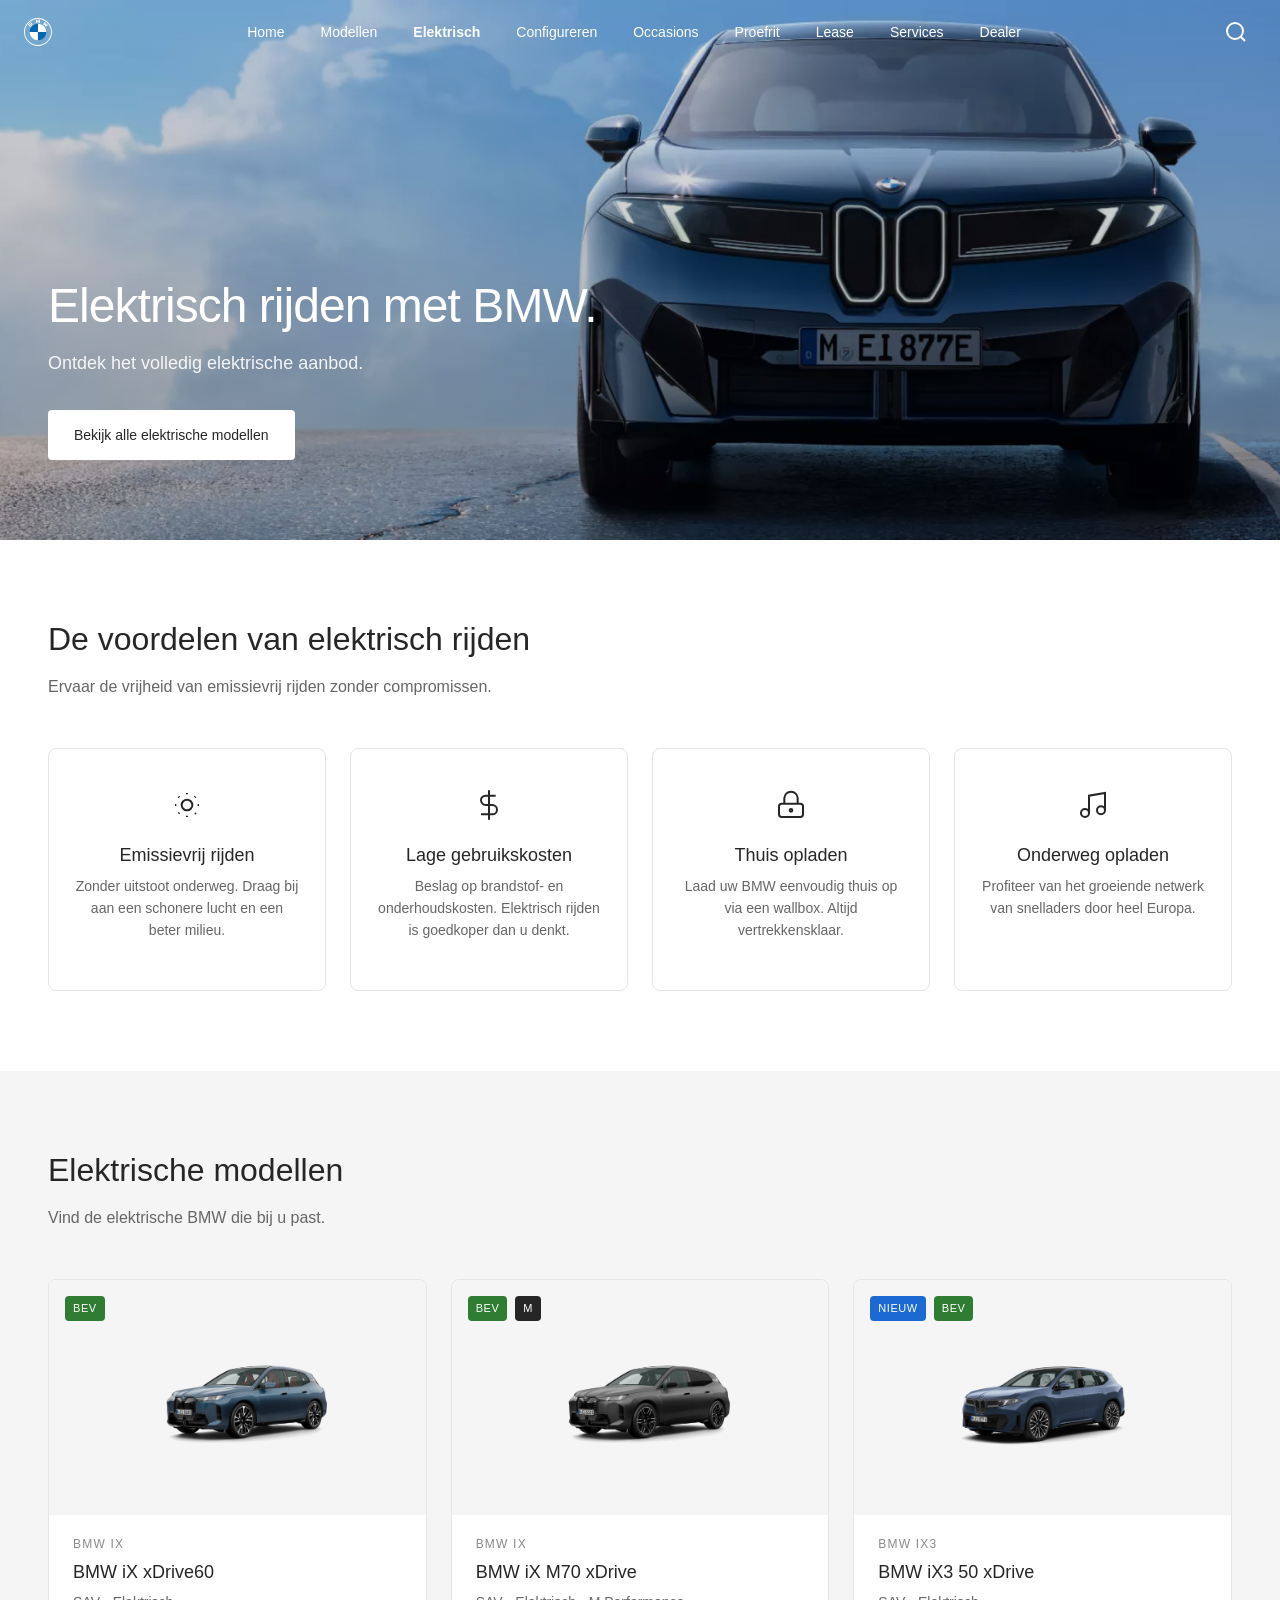
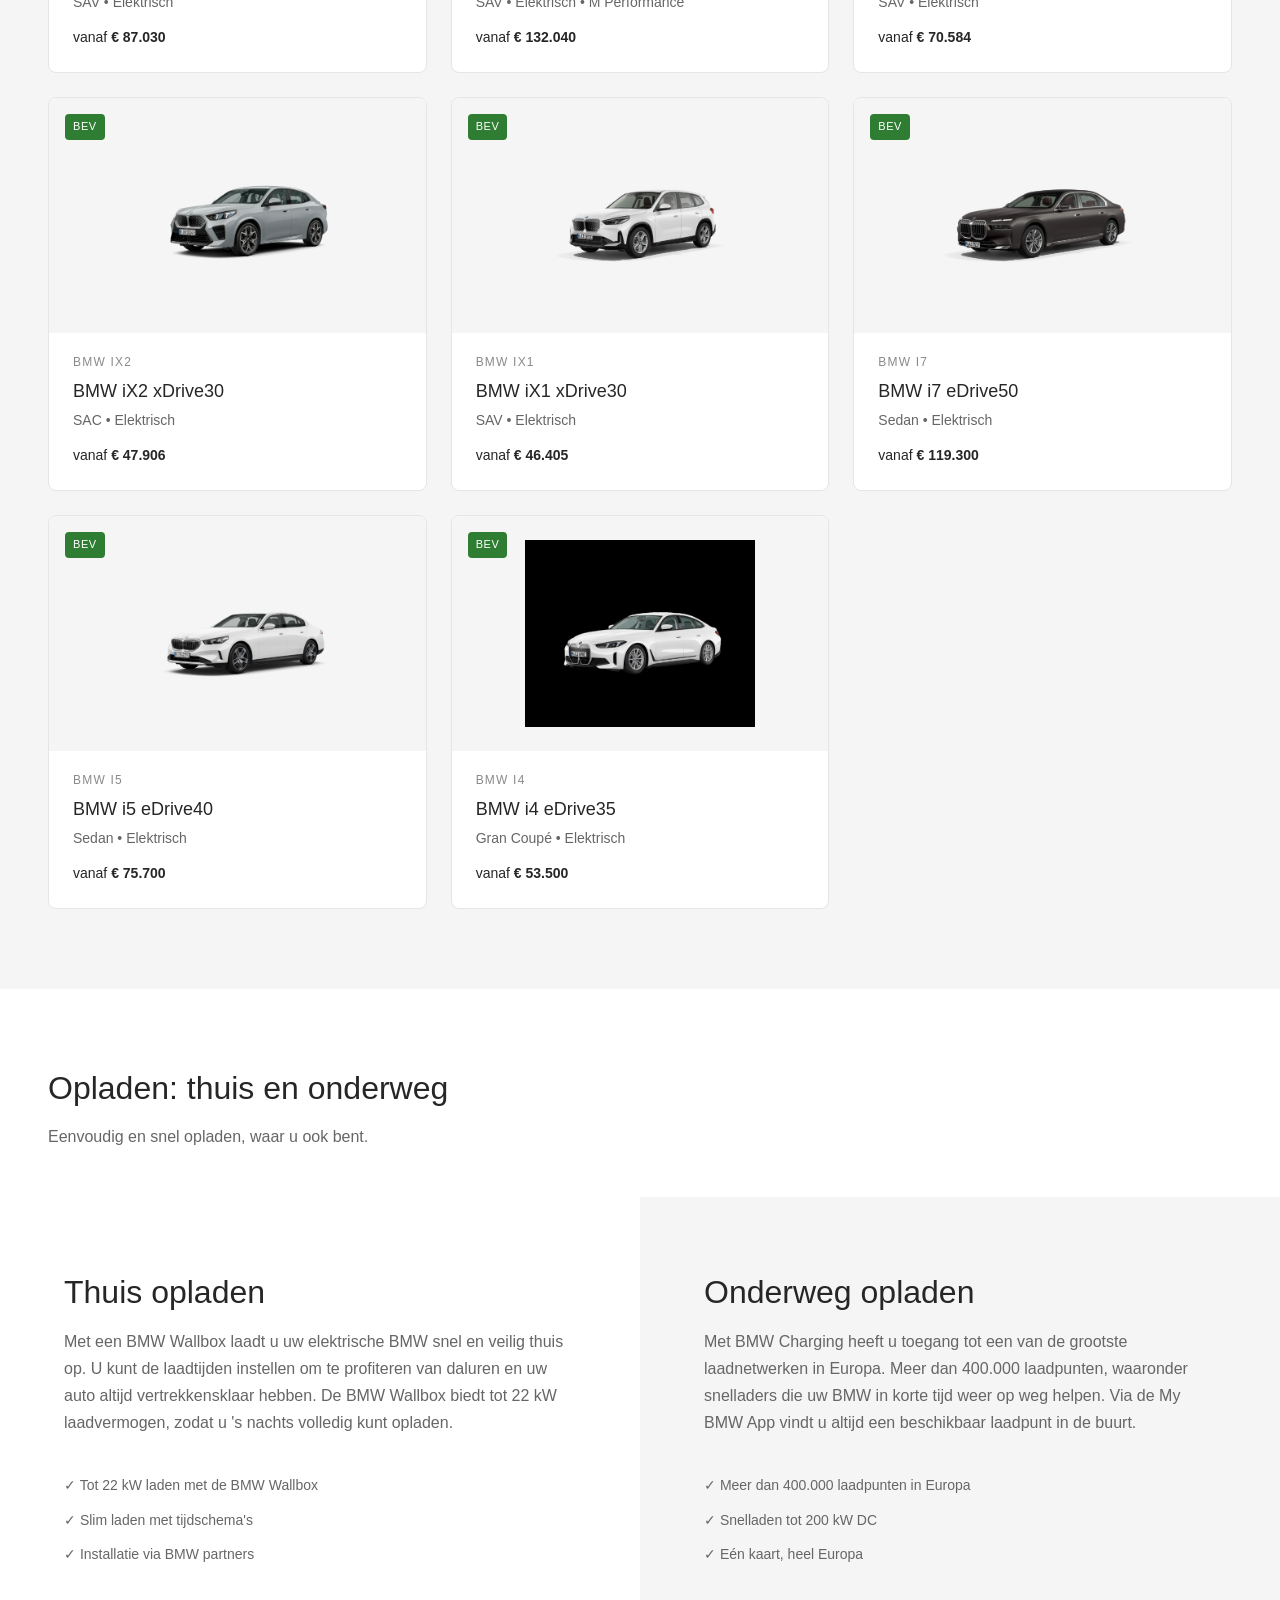
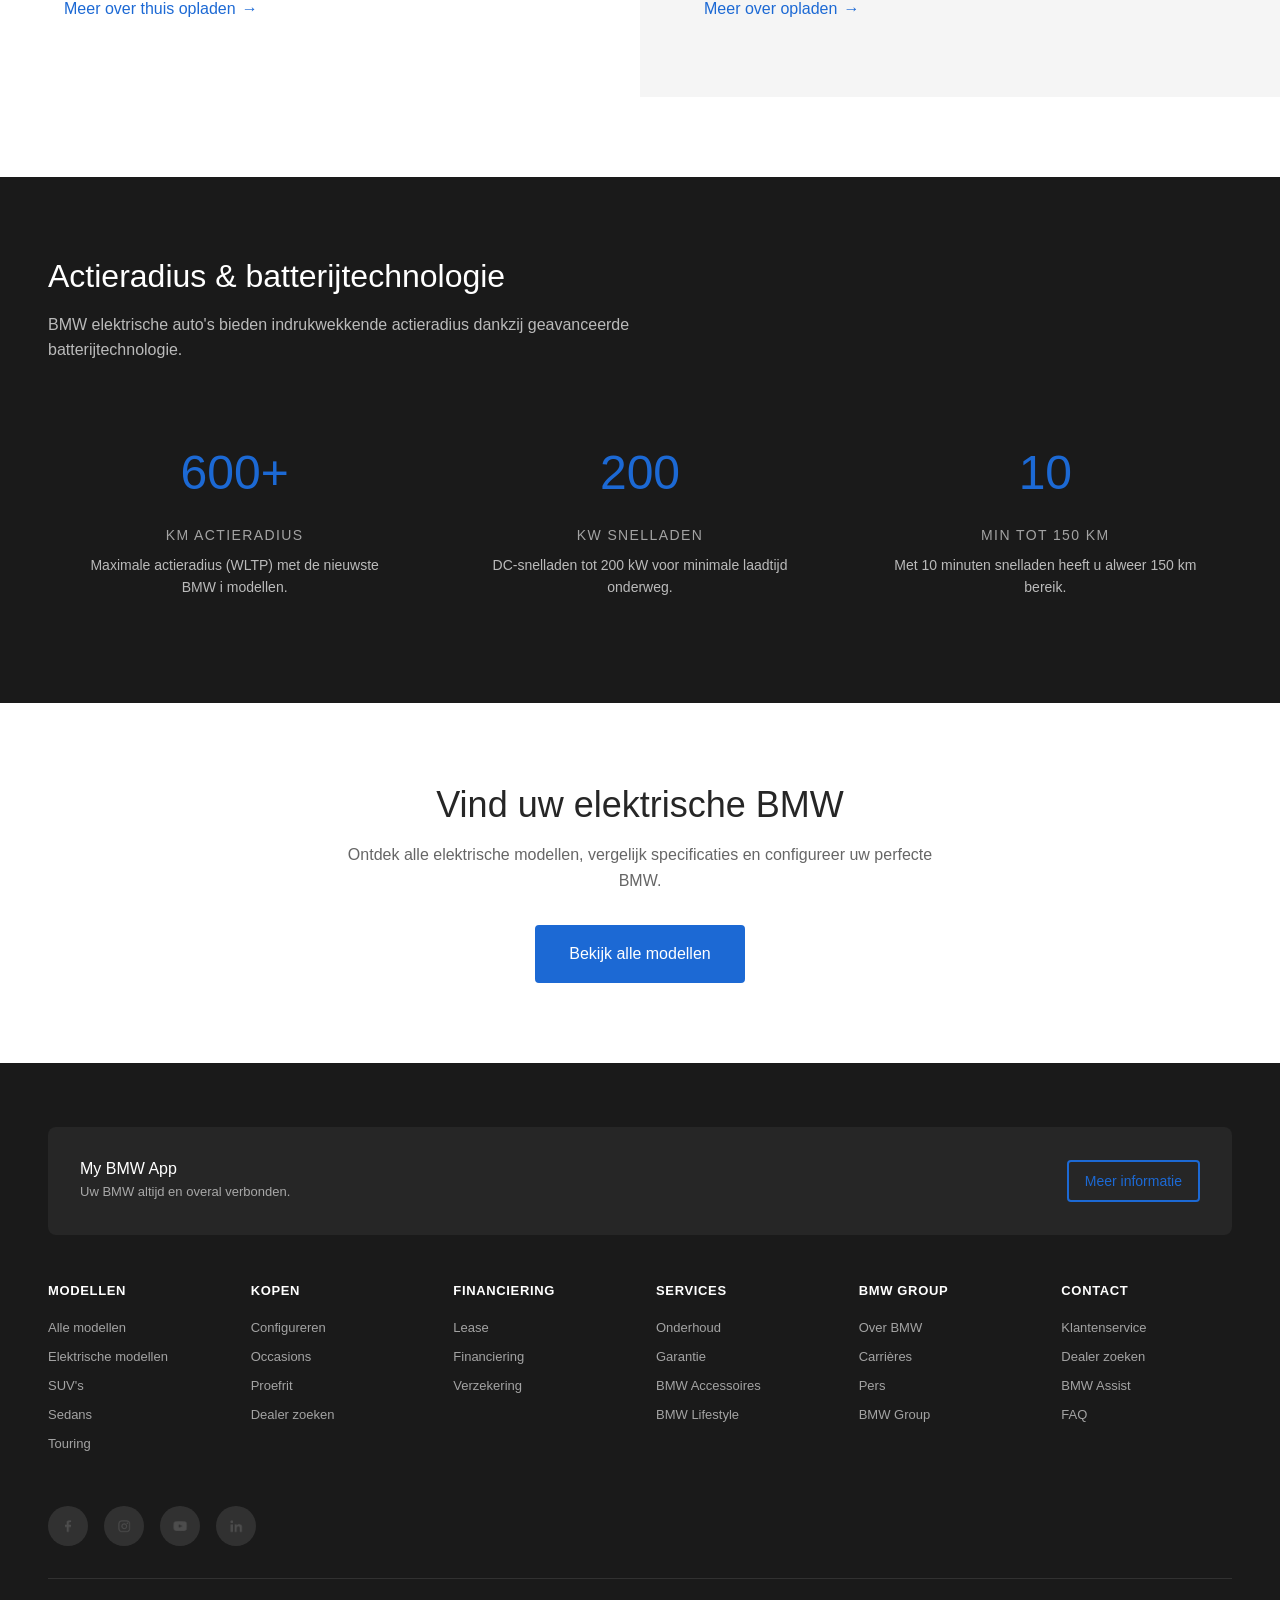
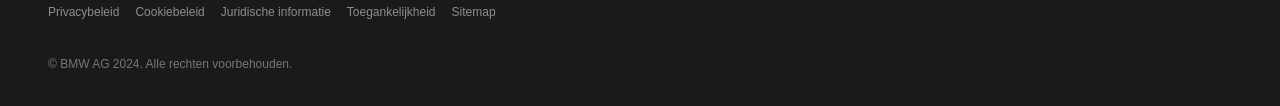
<file: electric.html>
<!DOCTYPE html>
<html lang="nl">
<head>
  <meta charset="UTF-8">
  <meta name="viewport" content="width=device-width, initial-scale=1.0">
  <title>Elektrisch rijden met BMW | BMW.nl</title>
  <meta name="description" content="Ontdek het volledig elektrische aanbod van BMW. Emissievrij rijden met de nieuwste BMW i modellen.">
  <link rel="stylesheet" href="css/style.css">
</head>
<body>

  <!-- ========== NAVIGATION ========== -->
  <nav class="nav-wrapper">
    <div class="nav-main">
      <a href="index.html" class="nav-logo">
        <img src="images/logo-white.svg" alt="BMW" class="logo-white">
        <img src="images/logo-grey.svg" alt="BMW" class="logo-dark">
      </a>
      <div class="nav-links">
        <a href="index.html">Home</a>
        <a href="models.html">Modellen</a>
        <a href="electric.html" style="font-weight:700;">Elektrisch</a>
        <a href="configurator.html">Configureren</a>
        <a href="occasions.html">Occasions</a>
        <a href="test-drive.html">Proefrit</a>
        <a href="lease.html">Lease</a>
        <a href="services.html">Services</a>
        <a href="dealer.html">Dealer</a>
      </div>
      <div class="nav-icons">
        <button class="nav-icon-btn" aria-label="Search">
          <svg viewBox="0 0 24 24" fill="none" stroke="currentColor" stroke-width="2"><circle cx="11" cy="11" r="8"/><line x1="21" y1="21" x2="16.65" y2="16.65"/></svg>
        </button>
      </div>
      <div class="hamburger" aria-label="Menu">
        <span></span><span></span><span></span>
      </div>
    </div>
  </nav>

  <!-- Mobile Navigation -->
  <div class="mobile-nav">
    <a href="index.html">Home</a>
    <a href="models.html">Modellen</a>
    <a href="electric.html">Elektrisch</a>
    <a href="configurator.html">Configureren</a>
    <a href="occasions.html">Occasions</a>
    <a href="test-drive.html">Proefrit</a>
    <a href="lease.html">Lease</a>
    <a href="services.html">Services</a>
    <a href="dealer.html">Dealer</a>
  </div>

  <!-- ========== HERO ========== -->
  <section class="hero" style="min-height:60vh;">
    <div class="hero-bg">
      <img src="images/ix3-hero.jpg" alt="BMW iX3 elektrische auto">
    </div>
    <div class="hero-overlay"></div>
    <div class="hero-content">
      <h1>Elektrisch rijden met BMW.</h1>
      <p>Ontdek het volledig elektrische aanbod.</p>
      <a href="models.html" class="btn btn-white">Bekijk alle elektrische modellen</a>
    </div>
  </section>

  <!-- ========== BENEFITS SECTION ========== -->
  <section class="section">
    <div class="section-header">
      <h2>De voordelen van elektrisch rijden</h2>
      <p>Ervaar de vrijheid van emissievrij rijden zonder compromissen.</p>
    </div>
    <div class="find-bmw-grid">
      <div class="find-bmw-card animate-on-scroll">
        <div class="find-bmw-card-icon">
          <svg viewBox="0 0 24 24" fill="none" stroke="currentColor" stroke-width="1.5"><path d="M12 3v1m0 16v1m-8-9H3m18 0h-1M5.6 5.6l.7.7m12.4 12.4l-.7-.7M5.6 18.4l.7-.7M18.4 5.6l-.7.7"/><circle cx="12" cy="12" r="4"/></svg>
        </div>
        <h3>Emissievrij rijden</h3>
        <p>Zonder uitstoot onderweg. Draag bij aan een schonere lucht en een beter milieu.</p>
      </div>
      <div class="find-bmw-card animate-on-scroll">
        <div class="find-bmw-card-icon">
          <svg viewBox="0 0 24 24" fill="none" stroke="currentColor" stroke-width="1.5"><path d="M12 1v22M17 5H9.5a3.5 3.5 0 000 7h5a3.5 3.5 0 010 7H6"/></svg>
        </div>
        <h3>Lage gebruikskosten</h3>
        <p>Beslag op brandstof- en onderhoudskosten. Elektrisch rijden is goedkoper dan u denkt.</p>
      </div>
      <div class="find-bmw-card animate-on-scroll">
        <div class="find-bmw-card-icon">
          <svg viewBox="0 0 24 24" fill="none" stroke="currentColor" stroke-width="1.5"><rect x="3" y="11" width="18" height="10" rx="2"/><path d="M7 11V7a5 5 0 0110 0v4"/><circle cx="12" cy="16" r="1"/></svg>
        </div>
        <h3>Thuis opladen</h3>
        <p>Laad uw BMW eenvoudig thuis op via een wallbox. Altijd vertrekkensklaar.</p>
      </div>
      <div class="find-bmw-card animate-on-scroll">
        <div class="find-bmw-card-icon">
          <svg viewBox="0 0 24 24" fill="none" stroke="currentColor" stroke-width="1.5"><path d="M9 18V5l12-2v13"/><circle cx="6" cy="18" r="3"/><circle cx="18" cy="16" r="3"/></svg>
        </div>
        <h3>Onderweg opladen</h3>
        <p>Profiteer van het groeiende netwerk van snelladers door heel Europa.</p>
      </div>
    </div>
  </section>

  <!-- ========== ELECTRIC MODELS GRID ========== -->
  <section class="section section-light">
    <div class="section-header">
      <h2>Elektrische modellen</h2>
      <p>Vind de elektrische BMW die bij u past.</p>
    </div>
    <div class="models-grid">

      <!-- BMW iX xDrive60 -->
      <div class="model-card animate-on-scroll" data-category="electric suv">
        <div class="model-card-image">
          <div class="model-card-badges">
            <span class="badge badge-bev">BEV</span>
          </div>
          <img src="images/ix-xdrive60.webp" alt="BMW iX xDrive60">
        </div>
        <div class="model-card-body">
          <div class="model-card-series">BMW iX</div>
          <div class="model-card-name">BMW iX xDrive60</div>
          <div class="model-card-type">SAV • Elektrisch</div>
          <div class="model-card-price">vanaf <span>€ 87.030</span></div>
        </div>
      </div>

      <!-- BMW iX M70 xDrive -->
      <div class="model-card animate-on-scroll" data-category="electric suv m">
        <div class="model-card-image">
          <div class="model-card-badges">
            <span class="badge badge-bev">BEV</span>
            <span class="badge badge-m">M</span>
          </div>
          <img src="images/ix-m70.webp" alt="BMW iX M70 xDrive">
        </div>
        <div class="model-card-body">
          <div class="model-card-series">BMW iX</div>
          <div class="model-card-name">BMW iX M70 xDrive</div>
          <div class="model-card-type">SAV • Elektrisch • M Performance</div>
          <div class="model-card-price">vanaf <span>€ 132.040</span></div>
        </div>
      </div>

      <!-- BMW iX3 50 xDrive -->
      <div class="model-card animate-on-scroll" data-category="electric suv">
        <div class="model-card-image">
          <div class="model-card-badges">
            <span class="badge badge-new">Nieuw</span>
            <span class="badge badge-bev">BEV</span>
          </div>
          <img src="images/ix3-50-xdrive.webp" alt="BMW iX3 50 xDrive">
        </div>
        <div class="model-card-body">
          <div class="model-card-series">BMW iX3</div>
          <div class="model-card-name">BMW iX3 50 xDrive</div>
          <div class="model-card-type">SAV • Elektrisch</div>
          <div class="model-card-price">vanaf <span>€ 70.584</span></div>
        </div>
      </div>

      <!-- BMW iX2 xDrive30 -->
      <div class="model-card animate-on-scroll" data-category="electric sac">
        <div class="model-card-image">
          <div class="model-card-badges">
            <span class="badge badge-bev">BEV</span>
          </div>
          <img src="images/ix2-xdrive30.webp" alt="BMW iX2 xDrive30">
        </div>
        <div class="model-card-body">
          <div class="model-card-series">BMW iX2</div>
          <div class="model-card-name">BMW iX2 xDrive30</div>
          <div class="model-card-type">SAC • Elektrisch</div>
          <div class="model-card-price">vanaf <span>€ 47.906</span></div>
        </div>
      </div>

      <!-- BMW iX1 xDrive30 -->
      <div class="model-card animate-on-scroll" data-category="electric sav">
        <div class="model-card-image">
          <div class="model-card-badges">
            <span class="badge badge-bev">BEV</span>
          </div>
          <img src="images/ix1-xdrive30.webp" alt="BMW iX1 xDrive30">
        </div>
        <div class="model-card-body">
          <div class="model-card-series">BMW iX1</div>
          <div class="model-card-name">BMW iX1 xDrive30</div>
          <div class="model-card-type">SAV • Elektrisch</div>
          <div class="model-card-price">vanaf <span>€ 46.405</span></div>
        </div>
      </div>

      <!-- BMW i7 eDrive50 -->
      <div class="model-card animate-on-scroll" data-category="electric sedan lux">
        <div class="model-card-image">
          <div class="model-card-badges">
            <span class="badge badge-bev">BEV</span>
          </div>
          <img src="images/i7-edrive50.webp" alt="BMW i7 eDrive50">
        </div>
        <div class="model-card-body">
          <div class="model-card-series">BMW i7</div>
          <div class="model-card-name">BMW i7 eDrive50</div>
          <div class="model-card-type">Sedan • Elektrisch</div>
          <div class="model-card-price">vanaf <span>€ 119.300</span></div>
        </div>
      </div>

      <!-- BMW i5 eDrive40 -->
      <div class="model-card animate-on-scroll" data-category="electric sedan">
        <div class="model-card-image">
          <div class="model-card-badges">
            <span class="badge badge-bev">BEV</span>
          </div>
          <img src="images/i5-edrive40.webp" alt="BMW i5 eDrive40">
        </div>
        <div class="model-card-body">
          <div class="model-card-series">BMW i5</div>
          <div class="model-card-name">BMW i5 eDrive40</div>
          <div class="model-card-type">Sedan • Elektrisch</div>
          <div class="model-card-price">vanaf <span>€ 75.700</span></div>
        </div>
      </div>

      <!-- BMW i4 eDrive35 -->
      <div class="model-card animate-on-scroll" data-category="electric gran-coupe">
        <div class="model-card-image">
          <div class="model-card-badges">
            <span class="badge badge-bev">BEV</span>
          </div>
          <img src="images/i4-edrive35.webp" alt="BMW i4 eDrive35">
        </div>
        <div class="model-card-body">
          <div class="model-card-series">BMW i4</div>
          <div class="model-card-name">BMW i4 eDrive35</div>
          <div class="model-card-type">Gran Coupé • Elektrisch</div>
          <div class="model-card-price">vanaf <span>€ 53.500</span></div>
        </div>
      </div>

    </div>
  </section>

  <!-- ========== CHARGING SECTION ========== -->
  <section class="section">
    <div class="section-header">
      <h2>Opladen: thuis en onderweg</h2>
      <p>Eenvoudig en snel opladen, waar u ook bent.</p>
    </div>
    <div class="split-section">
      <div class="split-content">
        <h2>Thuis opladen</h2>
        <p>Met een BMW Wallbox laadt u uw elektrische BMW snel en veilig thuis op. U kunt de laadtijden instellen om te profiteren van daluren en uw auto altijd vertrekkensklaar hebben. De BMW Wallbox biedt tot 22 kW laadvermogen, zodat u 's nachts volledig kunt opladen.</p>
        <ul style="list-style:none; margin-bottom:24px;">
          <li style="padding:6px 0; font-size:14px; color:var(--bmw-text-secondary);">✓ Tot 22 kW laden met de BMW Wallbox</li>
          <li style="padding:6px 0; font-size:14px; color:var(--bmw-text-secondary);">✓ Slim laden met tijdschema's</li>
          <li style="padding:6px 0; font-size:14px; color:var(--bmw-text-secondary);">✓ Installatie via BMW partners</li>
        </ul>
        <a href="#" class="btn-link">Meer over thuis opladen <span class="arrow">→</span></a>
      </div>
      <div class="split-content" style="background:var(--bmw-light);">
        <h2>Onderweg opladen</h2>
        <p>Met BMW Charging heeft u toegang tot een van de grootste laadnetwerken in Europa. Meer dan 400.000 laadpunten, waaronder snelladers die uw BMW in korte tijd weer op weg helpen. Via de My BMW App vindt u altijd een beschikbaar laadpunt in de buurt.</p>
        <ul style="list-style:none; margin-bottom:24px;">
          <li style="padding:6px 0; font-size:14px; color:var(--bmw-text-secondary);">✓ Meer dan 400.000 laadpunten in Europa</li>
          <li style="padding:6px 0; font-size:14px; color:var(--bmw-text-secondary);">✓ Snelladen tot 200 kW DC</li>
          <li style="padding:6px 0; font-size:14px; color:var(--bmw-text-secondary);">✓ Eén kaart, heel Europa</li>
        </ul>
        <a href="#" class="btn-link">Meer over opladen <span class="arrow">→</span></a>
      </div>
    </div>
  </section>

  <!-- ========== RANGE INFO ========== -->
  <section class="section section-dark">
    <div class="section-header">
      <h2>Actieradius &amp; batterijtechnologie</h2>
      <p>BMW elektrische auto's bieden indrukwekkende actieradius dankzij geavanceerde batterijtechnologie.</p>
    </div>
    <div class="container" style="display:grid; grid-template-columns:repeat(3,1fr); gap:32px;">
      <div style="text-align:center; padding:24px;" class="animate-on-scroll">
        <div style="font-size:48px; font-weight:300; color:var(--bmw-blue); margin-bottom:12px;">600+</div>
        <div style="font-size:14px; text-transform:uppercase; letter-spacing:0.1em; color:rgba(255,255,255,0.6); margin-bottom:8px;">km actieradius</div>
        <p style="font-size:14px; color:rgba(255,255,255,0.7); line-height:1.6;">Maximale actieradius (WLTP) met de nieuwste BMW i modellen.</p>
      </div>
      <div style="text-align:center; padding:24px;" class="animate-on-scroll">
        <div style="font-size:48px; font-weight:300; color:var(--bmw-blue); margin-bottom:12px;">200</div>
        <div style="font-size:14px; text-transform:uppercase; letter-spacing:0.1em; color:rgba(255,255,255,0.6); margin-bottom:8px;">kW snelladen</div>
        <p style="font-size:14px; color:rgba(255,255,255,0.7); line-height:1.6;">DC-snelladen tot 200 kW voor minimale laadtijd onderweg.</p>
      </div>
      <div style="text-align:center; padding:24px;" class="animate-on-scroll">
        <div style="font-size:48px; font-weight:300; color:var(--bmw-blue); margin-bottom:12px;">10</div>
        <div style="font-size:14px; text-transform:uppercase; letter-spacing:0.1em; color:rgba(255,255,255,0.6); margin-bottom:8px;">min tot 150 km</div>
        <p style="font-size:14px; color:rgba(255,255,255,0.7); line-height:1.6;">Met 10 minuten snelladen heeft u alweer 150 km bereik.</p>
      </div>
    </div>
  </section>

  <!-- ========== CTA SECTION ========== -->
  <section class="section" style="text-align:center;">
    <div class="container">
      <h2 style="font-size:36px; font-weight:300; margin-bottom:16px;">Vind uw elektrische BMW</h2>
      <p style="font-size:16px; color:var(--bmw-text-secondary); max-width:600px; margin:0 auto 32px; line-height:1.6;">Ontdek alle elektrische modellen, vergelijk specificaties en configureer uw perfecte BMW.</p>
      <a href="models.html" class="btn btn-primary btn-lg">Bekijk alle modellen</a>
    </div>
  </section>

  <!-- ========== FOOTER ========== -->
  <footer class="footer">
    <div class="footer-inner">
      <div class="footer-app-banner">
        <div>
          <h3>My BMW App</h3>
          <p>Uw BMW altijd en overal verbonden.</p>
        </div>
        <a href="#" class="btn btn-secondary btn-sm">Meer informatie</a>
      </div>
      <div class="footer-columns">
        <div class="footer-column">
          <h3>Modellen</h3>
          <a href="models.html">Alle modellen</a>
          <a href="electric.html">Elektrische modellen</a>
          <a href="#">SUV's</a>
          <a href="#">Sedans</a>
          <a href="#">Touring</a>
        </div>
        <div class="footer-column">
          <h3>Kopen</h3>
          <a href="configurator.html">Configureren</a>
          <a href="occasions.html">Occasions</a>
          <a href="test-drive.html">Proefrit</a>
          <a href="dealer.html">Dealer zoeken</a>
        </div>
        <div class="footer-column">
          <h3>Financiering</h3>
          <a href="lease.html">Lease</a>
          <a href="#">Financiering</a>
          <a href="#">Verzekering</a>
        </div>
        <div class="footer-column">
          <h3>Services</h3>
          <a href="services.html">Onderhoud</a>
          <a href="#">Garantie</a>
          <a href="#">BMW Accessoires</a>
          <a href="#">BMW Lifestyle</a>
        </div>
        <div class="footer-column">
          <h3>BMW Group</h3>
          <a href="#">Over BMW</a>
          <a href="#">Carrières</a>
          <a href="#">Pers</a>
          <a href="#">BMW Group</a>
        </div>
        <div class="footer-column">
          <h3>Contact</h3>
          <a href="#">Klantenservice</a>
          <a href="dealer.html">Dealer zoeken</a>
          <a href="#">BMW Assist</a>
          <a href="#">FAQ</a>
        </div>
      </div>
      <div class="footer-social">
        <a href="#" aria-label="Facebook"><img src="images/social-facebook.png" alt="Facebook"></a>
        <a href="#" aria-label="Instagram"><img src="images/social-instagram.png" alt="Instagram"></a>
        <a href="#" aria-label="YouTube"><img src="images/social-youtube.png" alt="YouTube"></a>
        <a href="#" aria-label="LinkedIn"><img src="images/social-linkedin.png" alt="LinkedIn"></a>
      </div>
      <div class="footer-legal">
        <a href="#">Privacybeleid</a>
        <a href="#">Cookiebeleid</a>
        <a href="#">Juridische informatie</a>
        <a href="#">Toegankelijkheid</a>
        <a href="#">Sitemap</a>
        <p class="footer-copyright">© BMW AG 2024. Alle rechten voorbehouden.</p>
      </div>
    </div>
  </footer>

  <script src="js/main.js"></script>
</body>
</html>
</file>
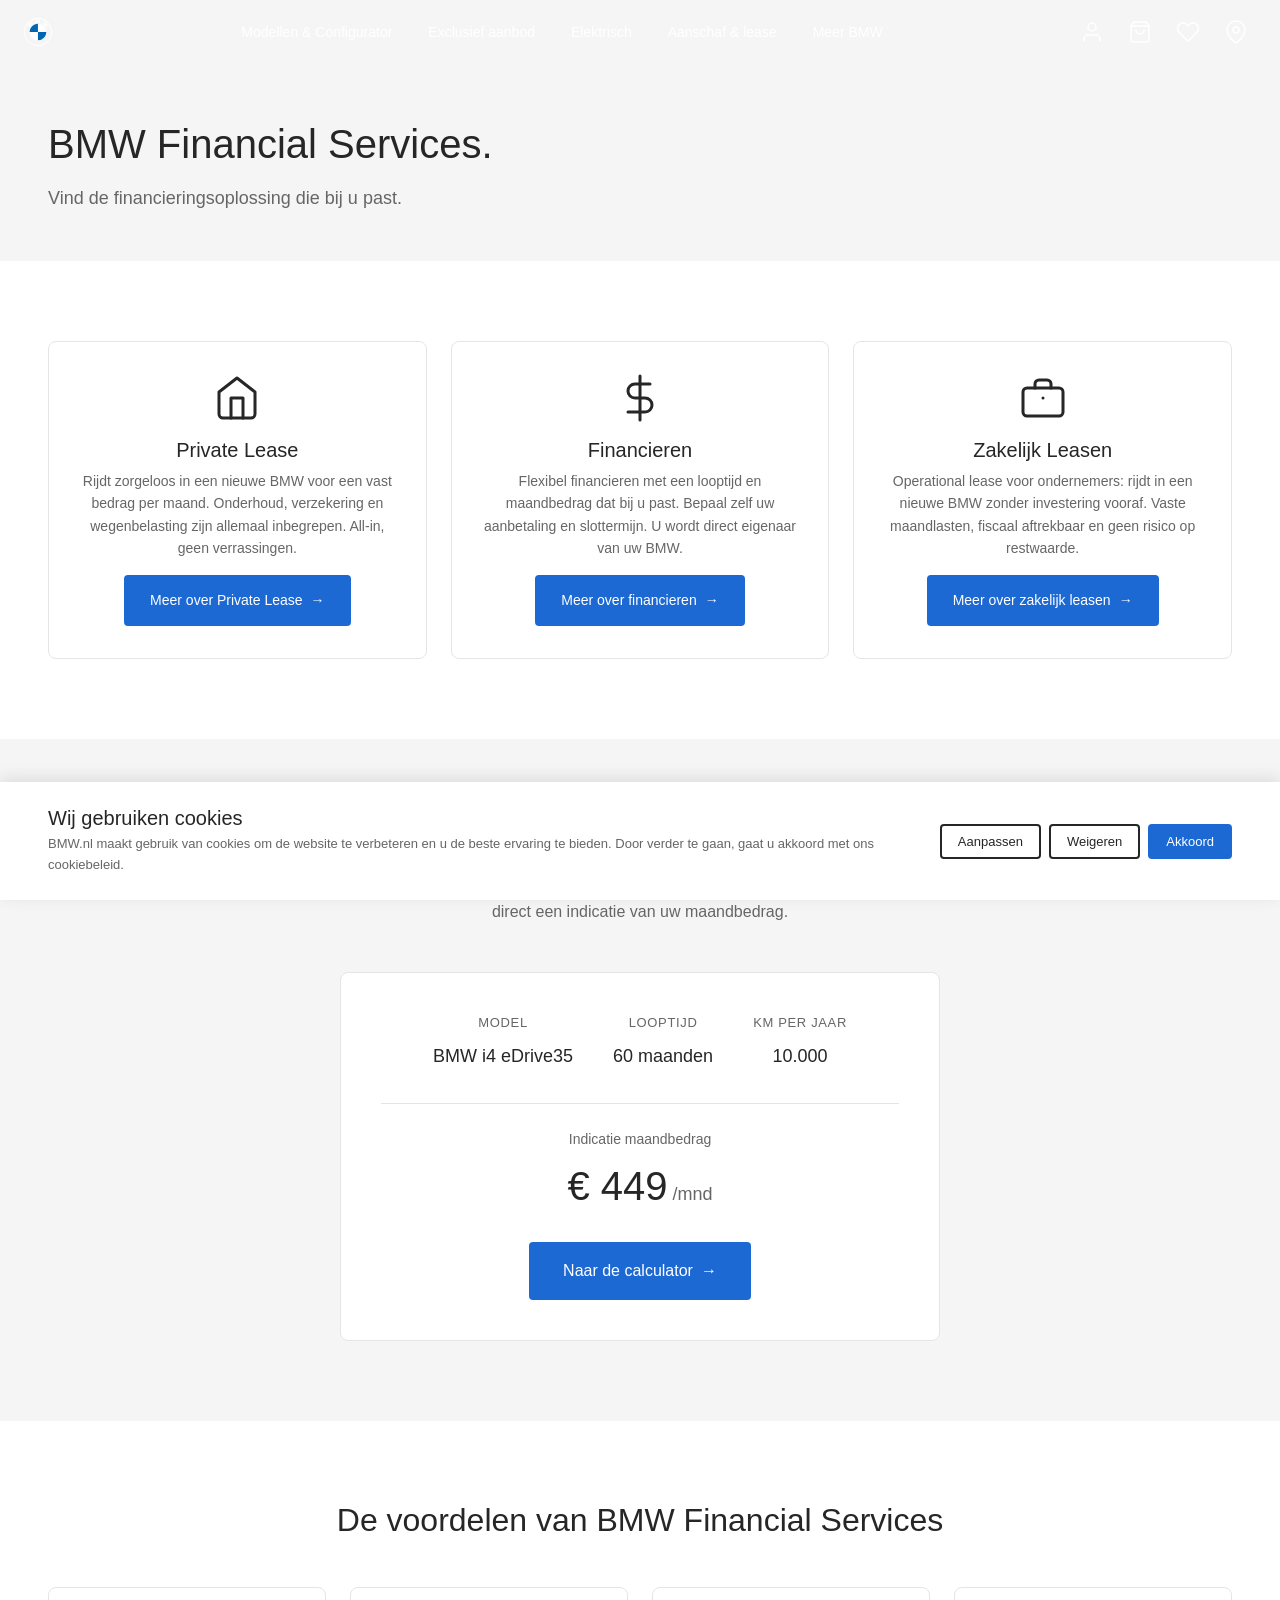
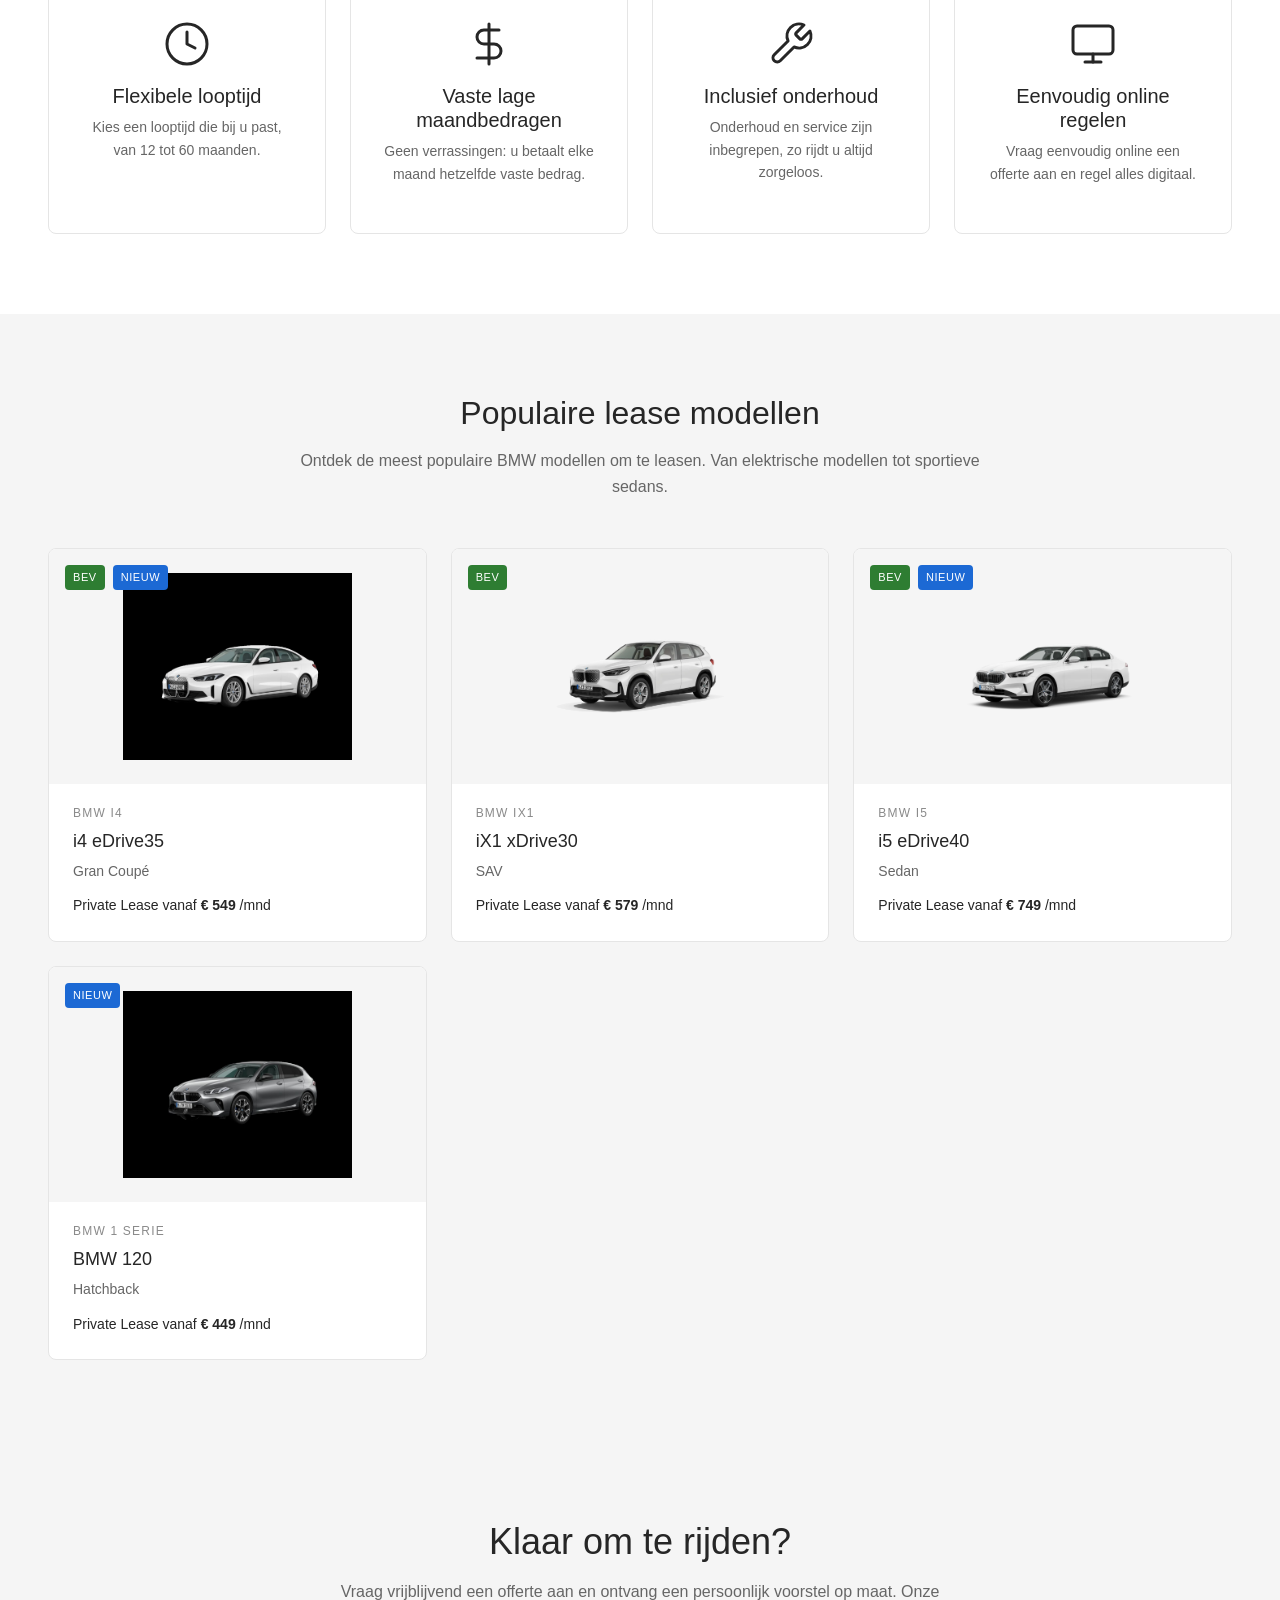
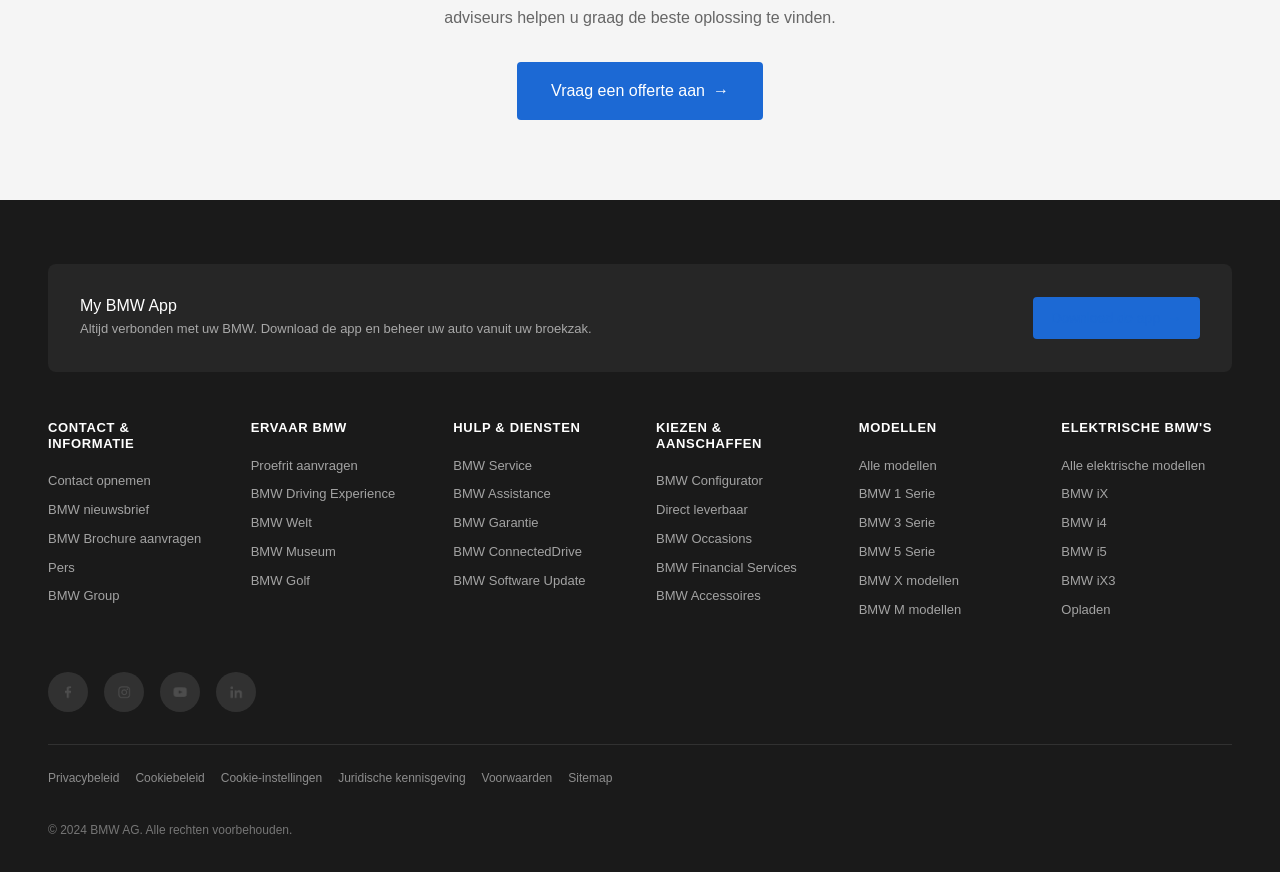
<file: lease.html>
<!DOCTYPE html>
<html lang="nl">
<head>
  <meta charset="UTF-8">
  <meta name="viewport" content="width=device-width, initial-scale=1.0">
  <title>BMW Financial Services | Lease & Financiering</title>
  <meta name="description" content="Vind de financieringsoplossing die bij u past. Private Lease, Financieren of Zakelijk Leasen – ontdek alle opties bij BMW Financial Services.">
  <link rel="stylesheet" href="css/style.css">
  <link rel="icon" href="images/logo-white.svg" type="image/svg+xml">
</head>
<body>

  <!-- ========== NAVIGATION ========== -->
  <nav class="nav-wrapper" role="navigation" aria-label="Hoofdnavigatie">
    <div class="nav-main">
      <!-- Logo -->
      <a href="index.html" class="nav-logo" aria-label="BMW.nl Home">
        <img src="images/logo-white.svg" alt="BMW" class="logo-white">
        <img src="images/logo-grey.svg" alt="BMW" class="logo-dark">
      </a>

      <!-- Desktop Nav Links -->
      <div class="nav-links">
        <div class="nav-dropdown-container" style="position:relative;">
          <a href="models.html" class="nav-dropdown-trigger">Modellen & Configurator</a>
        </div>
        <a href="#">Exclusief aanbod</a>
        <div class="nav-dropdown-container" style="position:relative;">
          <a href="electric.html" class="nav-dropdown-trigger">Elektrisch</a>
          <div class="nav-dropdown">
            <div class="nav-dropdown-section">
              <h3>Elektrische modellen</h3>
              <a href="electric.html">BMW iX</a>
              <a href="electric.html">BMW i4</a>
              <a href="electric.html">BMW i5</a>
              <a href="electric.html">BMW i7</a>
              <a href="electric.html">BMW iX1</a>
              <a href="electric.html">BMW iX2</a>
              <a href="electric.html">BMW iX3</a>
            </div>
            <div class="nav-dropdown-section">
              <h3>Meer over elektrisch</h3>
              <a href="electric.html">Opladen</a>
              <a href="electric.html">Actieradius</a>
              <a href="electric.html">Belastingvoordeel</a>
              <a href="electric.html">Plug-in Hybrides</a>
            </div>
          </div>
        </div>
        <div class="nav-dropdown-container" style="position:relative;">
          <a href="lease.html" class="nav-dropdown-trigger">Aanschaf & lease</a>
          <div class="nav-dropdown">
            <div class="nav-dropdown-section">
              <h3>Financiering</h3>
              <a href="lease.html">Private Lease</a>
              <a href="lease.html">Financial Lease</a>
              <a href="lease.html">Operational Lease</a>
              <a href="lease.html">BMW Financial Services</a>
            </div>
            <div class="nav-dropdown-section">
              <h3>Aanschaf</h3>
              <a href="configurator.html">Zelf samenstellen</a>
              <a href="models.html">Direct beschikbaar</a>
              <a href="occasions.html">BMW Occasions</a>
              <a href="test-drive.html">Proefrit plannen</a>
            </div>
          </div>
        </div>
        <div class="nav-dropdown-container" style="position:relative;">
          <a href="services.html" class="nav-dropdown-trigger">Meer BMW</a>
          <div class="nav-dropdown">
            <div class="nav-dropdown-section">
              <h3>BMW Services</h3>
              <a href="services.html">Werkplaats</a>
              <a href="services.html">Onderhoud</a>
              <a href="services.html">BMW Garantie</a>
              <a href="services.html">BMW ConnectedDrive</a>
            </div>
            <div class="nav-dropdown-section">
              <h3>Over BMW</h3>
              <a href="#">BMW Groep</a>
              <a href="#">Carrières</a>
              <a href="#">Pers</a>
              <a href="#">BMW M</a>
            </div>
          </div>
        </div>
      </div>

      <!-- Right Icons -->
      <div class="nav-icons">
        <!-- MyBMW -->
        <a href="#" class="nav-icon-btn" aria-label="My BMW">
          <svg viewBox="0 0 24 24" fill="none" stroke="currentColor" stroke-width="1.5" stroke-linecap="round" stroke-linejoin="round">
            <path d="M20 21v-2a4 4 0 0 0-4-4H8a4 4 0 0 0-4 4v2"/>
            <circle cx="12" cy="7" r="4"/>
          </svg>
        </a>
        <!-- Winkelwagen -->
        <a href="#" class="nav-icon-btn" aria-label="Winkelwagen">
          <svg viewBox="0 0 24 24" fill="none" stroke="currentColor" stroke-width="1.5" stroke-linecap="round" stroke-linejoin="round">
            <path d="M6 2L3 6v14a2 2 0 0 0 2 2h14a2 2 0 0 0 2-2V6l-3-4z"/>
            <line x1="3" y1="6" x2="21" y2="6"/>
            <path d="M16 10a4 4 0 0 1-8 0"/>
          </svg>
        </a>
        <!-- Favorieten -->
        <a href="#" class="nav-icon-btn" aria-label="Favorieten">
          <svg viewBox="0 0 24 24" fill="none" stroke="currentColor" stroke-width="1.5" stroke-linecap="round" stroke-linejoin="round">
            <path d="M20.84 4.61a5.5 5.5 0 0 0-7.78 0L12 5.67l-1.06-1.06a5.5 5.5 0 0 0-7.78 7.78l1.06 1.06L12 21.23l7.78-7.78 1.06-1.06a5.5 5.5 0 0 0 0-7.78z"/>
          </svg>
        </a>
        <!-- Selecteer dealer -->
        <a href="dealer.html" class="nav-icon-btn" aria-label="Selecteer dealer">
          <svg viewBox="0 0 24 24" fill="none" stroke="currentColor" stroke-width="1.5" stroke-linecap="round" stroke-linejoin="round">
            <path d="M21 10c0 7-9 13-9 13s-9-6-9-13a9 9 0 0 1 18 0z"/>
            <circle cx="12" cy="10" r="3"/>
          </svg>
        </a>
        <!-- Hamburger (Mobile) -->
        <button class="hamburger" aria-label="Menu openen" aria-expanded="false">
          <span></span>
          <span></span>
          <span></span>
        </button>
      </div>
    </div>
  </nav>

  <!-- Mobile Nav -->
  <div class="mobile-nav" role="navigation" aria-label="Mobiel menu">
    <a href="models.html">Modellen & Configurator</a>
    <a href="#">Exclusief aanbod</a>
    <a href="electric.html">Elektrisch</a>
    <a href="lease.html">Aanschaf & lease</a>
    <a href="services.html">Meer BMW</a>
    <a href="dealer.html">Vind uw dealer</a>
    <a href="#">My BMW</a>
  </div>

  <!-- ========== PAGE HEADER ========== -->
  <section class="page-header">
    <h1>BMW Financial Services.</h1>
    <p>Vind de financieringsoplossing die bij u past.</p>
  </section>

  <!-- ========== LEASE OPTIONS ========== -->
  <section class="section animate-on-scroll">
    <div class="lease-options">

      <!-- Private Lease -->
      <div class="lease-card">
        <div class="lease-card-icon">
          <svg viewBox="0 0 24 24" fill="none" stroke="currentColor" stroke-width="1.5" stroke-linecap="round" stroke-linejoin="round">
            <path d="M3 9l9-7 9 7v11a2 2 0 0 1-2 2H5a2 2 0 0 1-2-2z"/>
            <polyline points="9 22 9 12 15 12 15 22"/>
          </svg>
        </div>
        <h3>Private Lease</h3>
        <p>Rijdt zorgeloos in een nieuwe BMW voor een vast bedrag per maand. Onderhoud, verzekering en wegenbelasting zijn allemaal inbegrepen. All-in, geen verrassingen.</p>
        <a href="#" class="btn btn-primary">Meer over Private Lease <span class="arrow">&#8594;</span></a>
      </div>

      <!-- Financieren -->
      <div class="lease-card">
        <div class="lease-card-icon">
          <svg viewBox="0 0 24 24" fill="none" stroke="currentColor" stroke-width="1.5" stroke-linecap="round" stroke-linejoin="round">
            <line x1="12" y1="1" x2="12" y2="23"/>
            <path d="M17 5H9.5a3.5 3.5 0 0 0 0 7h5a3.5 3.5 0 0 1 0 7H6"/>
          </svg>
        </div>
        <h3>Financieren</h3>
        <p>Flexibel financieren met een looptijd en maandbedrag dat bij u past. Bepaal zelf uw aanbetaling en slottermijn. U wordt direct eigenaar van uw BMW.</p>
        <a href="#" class="btn btn-primary">Meer over financieren <span class="arrow">&#8594;</span></a>
      </div>

      <!-- Zakelijk Leasen -->
      <div class="lease-card">
        <div class="lease-card-icon">
          <svg viewBox="0 0 24 24" fill="none" stroke="currentColor" stroke-width="1.5" stroke-linecap="round" stroke-linejoin="round">
            <rect x="2" y="7" width="20" height="14" rx="2" ry="2"/>
            <path d="M16 7V5a2 2 0 0 0-2-2h-4a2 2 0 0 0-2 2v2"/>
            <line x1="12" y1="12" x2="12" y2="12"/>
          </svg>
        </div>
        <h3>Zakelijk Leasen</h3>
        <p>Operational lease voor ondernemers: rijdt in een nieuwe BMW zonder investering vooraf. Vaste maandlasten, fiscaal aftrekbaar en geen risico op restwaarde.</p>
        <a href="#" class="btn btn-primary">Meer over zakelijk leasen <span class="arrow">&#8594;</span></a>
      </div>

    </div>
  </section>

  <!-- ========== CALCULATOR TEASER ========== -->
  <section class="section section-light animate-on-scroll">
    <div class="section-header" style="text-align: center;">
      <h2>Bereken uw maandbedrag</h2>
      <p style="margin-left: auto; margin-right: auto;">Ontdek wat uw droom-BMW per maand kost. Kies uw model, looptijd en kilometers en ontvang direct een indicatie van uw maandbedrag.</p>
    </div>
    <div style="max-width: 600px; margin: 0 auto; padding: 40px; background: var(--bmw-white); border-radius: 8px; border: 1px solid var(--bmw-light-grey); text-align: center;">
      <div style="display: flex; justify-content: center; gap: 40px; margin-bottom: 32px; flex-wrap: wrap;">
        <div>
          <div style="font-size: 13px; text-transform: uppercase; letter-spacing: 0.05em; color: var(--bmw-text-secondary); margin-bottom: 8px;">Model</div>
          <div style="font-size: 18px; font-weight: 500;">BMW i4 eDrive35</div>
        </div>
        <div>
          <div style="font-size: 13px; text-transform: uppercase; letter-spacing: 0.05em; color: var(--bmw-text-secondary); margin-bottom: 8px;">Looptijd</div>
          <div style="font-size: 18px; font-weight: 500;">60 maanden</div>
        </div>
        <div>
          <div style="font-size: 13px; text-transform: uppercase; letter-spacing: 0.05em; color: var(--bmw-text-secondary); margin-bottom: 8px;">KM per jaar</div>
          <div style="font-size: 18px; font-weight: 500;">10.000</div>
        </div>
      </div>
      <div style="border-top: 1px solid var(--bmw-light-grey); padding-top: 24px; margin-bottom: 24px;">
        <div style="font-size: 14px; color: var(--bmw-text-secondary); margin-bottom: 4px;">Indicatie maandbedrag</div>
        <div style="font-size: 40px; font-weight: 300; color: var(--bmw-dark);">€ 449<span style="font-size: 18px; color: var(--bmw-text-secondary);"> /mnd</span></div>
      </div>
      <a href="#" class="btn btn-primary btn-lg">Naar de calculator <span class="arrow">&#8594;</span></a>
    </div>
  </section>

  <!-- ========== BENEFITS ========== -->
  <section class="section animate-on-scroll">
    <div class="section-header" style="text-align: center;">
      <h2>De voordelen van BMW Financial Services</h2>
    </div>
    <div class="lease-options" style="grid-template-columns: repeat(4, 1fr);">

      <div class="lease-card">
        <div class="lease-card-icon">
          <svg viewBox="0 0 24 24" fill="none" stroke="currentColor" stroke-width="1.5" stroke-linecap="round" stroke-linejoin="round">
            <circle cx="12" cy="12" r="10"/>
            <polyline points="12 6 12 12 16 14"/>
          </svg>
        </div>
        <h3>Flexibele looptijd</h3>
        <p>Kies een looptijd die bij u past, van 12 tot 60 maanden.</p>
      </div>

      <div class="lease-card">
        <div class="lease-card-icon">
          <svg viewBox="0 0 24 24" fill="none" stroke="currentColor" stroke-width="1.5" stroke-linecap="round" stroke-linejoin="round">
            <path d="M12 2v20M17 5H9.5a3.5 3.5 0 0 0 0 7h5a3.5 3.5 0 0 1 0 7H6"/>
          </svg>
        </div>
        <h3>Vaste lage maandbedragen</h3>
        <p>Geen verrassingen: u betaalt elke maand hetzelfde vaste bedrag.</p>
      </div>

      <div class="lease-card">
        <div class="lease-card-icon">
          <svg viewBox="0 0 24 24" fill="none" stroke="currentColor" stroke-width="1.5" stroke-linecap="round" stroke-linejoin="round">
            <path d="M14.7 6.3a1 1 0 0 0 0 1.4l1.6 1.6a1 1 0 0 0 1.4 0l3.77-3.77a6 6 0 0 1-7.94 7.94l-6.91 6.91a2.12 2.12 0 0 1-3-3l6.91-6.91a6 6 0 0 1 7.94-7.94l-3.76 3.76z"/>
          </svg>
        </div>
        <h3>Inclusief onderhoud</h3>
        <p>Onderhoud en service zijn inbegrepen, zo rijdt u altijd zorgeloos.</p>
      </div>

      <div class="lease-card">
        <div class="lease-card-icon">
          <svg viewBox="0 0 24 24" fill="none" stroke="currentColor" stroke-width="1.5" stroke-linecap="round" stroke-linejoin="round">
            <rect x="2" y="3" width="20" height="14" rx="2" ry="2"/>
            <line x1="8" y1="21" x2="16" y2="21"/>
            <line x1="12" y1="17" x2="12" y2="21"/>
          </svg>
        </div>
        <h3>Eenvoudig online regelen</h3>
        <p>Vraag eenvoudig online een offerte aan en regel alles digitaal.</p>
      </div>

    </div>
  </section>

  <!-- ========== POPULAR LEASE MODELS ========== -->
  <section class="section section-light animate-on-scroll">
    <div class="section-header" style="text-align: center;">
      <h2>Populaire lease modellen</h2>
      <p style="margin-left: auto; margin-right: auto;">Ontdek de meest populaire BMW modellen om te leasen. Van elektrische modellen tot sportieve sedans.</p>
    </div>
    <div class="models-grid">

      <!-- i4 eDrive35 -->
      <div class="model-card">
        <div class="model-card-image">
          <img src="images/i4-edrive35.webp" alt="BMW i4 eDrive35">
          <div class="model-card-badges">
            <span class="badge badge-bev">BEV</span>
            <span class="badge badge-new">Nieuw</span>
          </div>
        </div>
        <div class="model-card-body">
          <div class="model-card-series">BMW i4</div>
          <div class="model-card-name">i4 eDrive35</div>
          <div class="model-card-type">Gran Coupé</div>
          <div class="model-card-price">Private Lease vanaf <span>€ 549</span> /mnd</div>
        </div>
      </div>

      <!-- iX1 xDrive30 -->
      <div class="model-card">
        <div class="model-card-image">
          <img src="images/ix1-xdrive30.webp" alt="BMW iX1 xDrive30">
          <div class="model-card-badges">
            <span class="badge badge-bev">BEV</span>
          </div>
        </div>
        <div class="model-card-body">
          <div class="model-card-series">BMW iX1</div>
          <div class="model-card-name">iX1 xDrive30</div>
          <div class="model-card-type">SAV</div>
          <div class="model-card-price">Private Lease vanaf <span>€ 579</span> /mnd</div>
        </div>
      </div>

      <!-- i5 eDrive40 -->
      <div class="model-card">
        <div class="model-card-image">
          <img src="images/i5-edrive40.webp" alt="BMW i5 eDrive40">
          <div class="model-card-badges">
            <span class="badge badge-bev">BEV</span>
            <span class="badge badge-new">Nieuw</span>
          </div>
        </div>
        <div class="model-card-body">
          <div class="model-card-series">BMW i5</div>
          <div class="model-card-name">i5 eDrive40</div>
          <div class="model-card-type">Sedan</div>
          <div class="model-card-price">Private Lease vanaf <span>€ 749</span> /mnd</div>
        </div>
      </div>

      <!-- BMW 120 -->
      <div class="model-card">
        <div class="model-card-image">
          <img src="images/120.webp" alt="BMW 120">
          <div class="model-card-badges">
            <span class="badge badge-new">Nieuw</span>
          </div>
        </div>
        <div class="model-card-body">
          <div class="model-card-series">BMW 1 Serie</div>
          <div class="model-card-name">BMW 120</div>
          <div class="model-card-type">Hatchback</div>
          <div class="model-card-price">Private Lease vanaf <span>€ 449</span> /mnd</div>
        </div>
      </div>

    </div>
  </section>

  <!-- ========== CTA ========== -->
  <section class="configurator-cta animate-on-scroll">
    <h2>Klaar om te rijden?</h2>
    <p>Vraag vrijblijvend een offerte aan en ontvang een persoonlijk voorstel op maat. Onze adviseurs helpen u graag de beste oplossing te vinden.</p>
    <a href="#" class="btn btn-primary btn-lg">Vraag een offerte aan <span class="arrow">&#8594;</span></a>
  </section>

  <!-- ========== FOOTER ========== -->
  <footer class="footer">
    <div class="footer-inner">

      <!-- My BMW App Banner -->
      <div class="footer-app-banner animate-on-scroll">
        <div>
          <h3>My BMW App</h3>
          <p>Altijd verbonden met uw BMW. Download de app en beheer uw auto vanuit uw broekzak.</p>
        </div>
        <a href="#" class="btn btn-primary btn-sm">Download de app <span class="arrow">&#8594;</span></a>
      </div>

      <!-- Footer Columns -->
      <div class="footer-columns">
        <!-- Column 1: Contact & informatie -->
        <div class="footer-column">
          <h3>Contact & informatie</h3>
          <a href="#">Contact opnemen</a>
          <a href="#">BMW nieuwsbrief</a>
          <a href="#">BMW Brochure aanvragen</a>
          <a href="#">Pers</a>
          <a href="#">BMW Group</a>
        </div>

        <!-- Column 2: Ervaar BMW -->
        <div class="footer-column">
          <h3>Ervaar BMW</h3>
          <a href="test-drive.html">Proefrit aanvragen</a>
          <a href="#">BMW Driving Experience</a>
          <a href="#">BMW Welt</a>
          <a href="#">BMW Museum</a>
          <a href="#">BMW Golf</a>
        </div>

        <!-- Column 3: Hulp & diensten -->
        <div class="footer-column">
          <h3>Hulp & diensten</h3>
          <a href="services.html">BMW Service</a>
          <a href="#">BMW Assistance</a>
          <a href="#">BMW Garantie</a>
          <a href="#">BMW ConnectedDrive</a>
          <a href="#">BMW Software Update</a>
        </div>

        <!-- Column 4: Kiezen & Aanschaffen -->
        <div class="footer-column">
          <h3>Kiezen & Aanschaffen</h3>
          <a href="configurator.html">BMW Configurator</a>
          <a href="models.html">Direct leverbaar</a>
          <a href="occasions.html">BMW Occasions</a>
          <a href="lease.html">BMW Financial Services</a>
          <a href="#">BMW Accessoires</a>
        </div>

        <!-- Column 5: Modellen -->
        <div class="footer-column">
          <h3>Modellen</h3>
          <a href="models.html">Alle modellen</a>
          <a href="#">BMW 1 Serie</a>
          <a href="#">BMW 3 Serie</a>
          <a href="#">BMW 5 Serie</a>
          <a href="#">BMW X modellen</a>
          <a href="#">BMW M modellen</a>
        </div>

        <!-- Column 6: Elektrische BMW's -->
        <div class="footer-column">
          <h3>Elektrische BMW's</h3>
          <a href="electric.html">Alle elektrische modellen</a>
          <a href="electric.html">BMW iX</a>
          <a href="electric.html">BMW i4</a>
          <a href="electric.html">BMW i5</a>
          <a href="electric.html">BMW iX3</a>
          <a href="electric.html">Opladen</a>
        </div>
      </div>

      <!-- Social Links -->
      <div class="footer-social">
        <a href="#" aria-label="Facebook">
          <img src="images/social-facebook.png" alt="Facebook">
        </a>
        <a href="#" aria-label="Instagram">
          <img src="images/social-instagram.png" alt="Instagram">
        </a>
        <a href="#" aria-label="YouTube">
          <img src="images/social-youtube.png" alt="YouTube">
        </a>
        <a href="#" aria-label="LinkedIn">
          <img src="images/social-linkedin.png" alt="LinkedIn">
        </a>
      </div>

      <!-- Legal Links -->
      <div class="footer-legal">
        <a href="#">Privacybeleid</a>
        <a href="#">Cookiebeleid</a>
        <a href="#">Cookie-instellingen</a>
        <a href="#">Juridische kennisgeving</a>
        <a href="#">Voorwaarden</a>
        <a href="#">Sitemap</a>
        <p class="footer-copyright">&copy; 2024 BMW AG. Alle rechten voorbehouden.</p>
      </div>

    </div>
  </footer>

  <!-- ========== COOKIE BANNER ========== -->
  <div class="cookie-banner" role="dialog" aria-label="Cookie melding">
    <div>
      <h2>Wij gebruiken cookies</h2>
      <p>BMW.nl maakt gebruik van cookies om de website te verbeteren en u de beste ervaring te bieden. Door verder te gaan, gaat u akkoord met ons cookiebeleid.</p>
    </div>
    <div class="cookie-banner-buttons">
      <button class="btn btn-dark btn-sm cookie-customize">Aanpassen</button>
      <button class="btn btn-dark btn-sm cookie-reject">Weigeren</button>
      <button class="btn btn-primary btn-sm cookie-accept">Akkoord</button>
    </div>
  </div>

  <!-- Scripts -->
  <script src="js/main.js"></script>
</body>
</html>
</file>
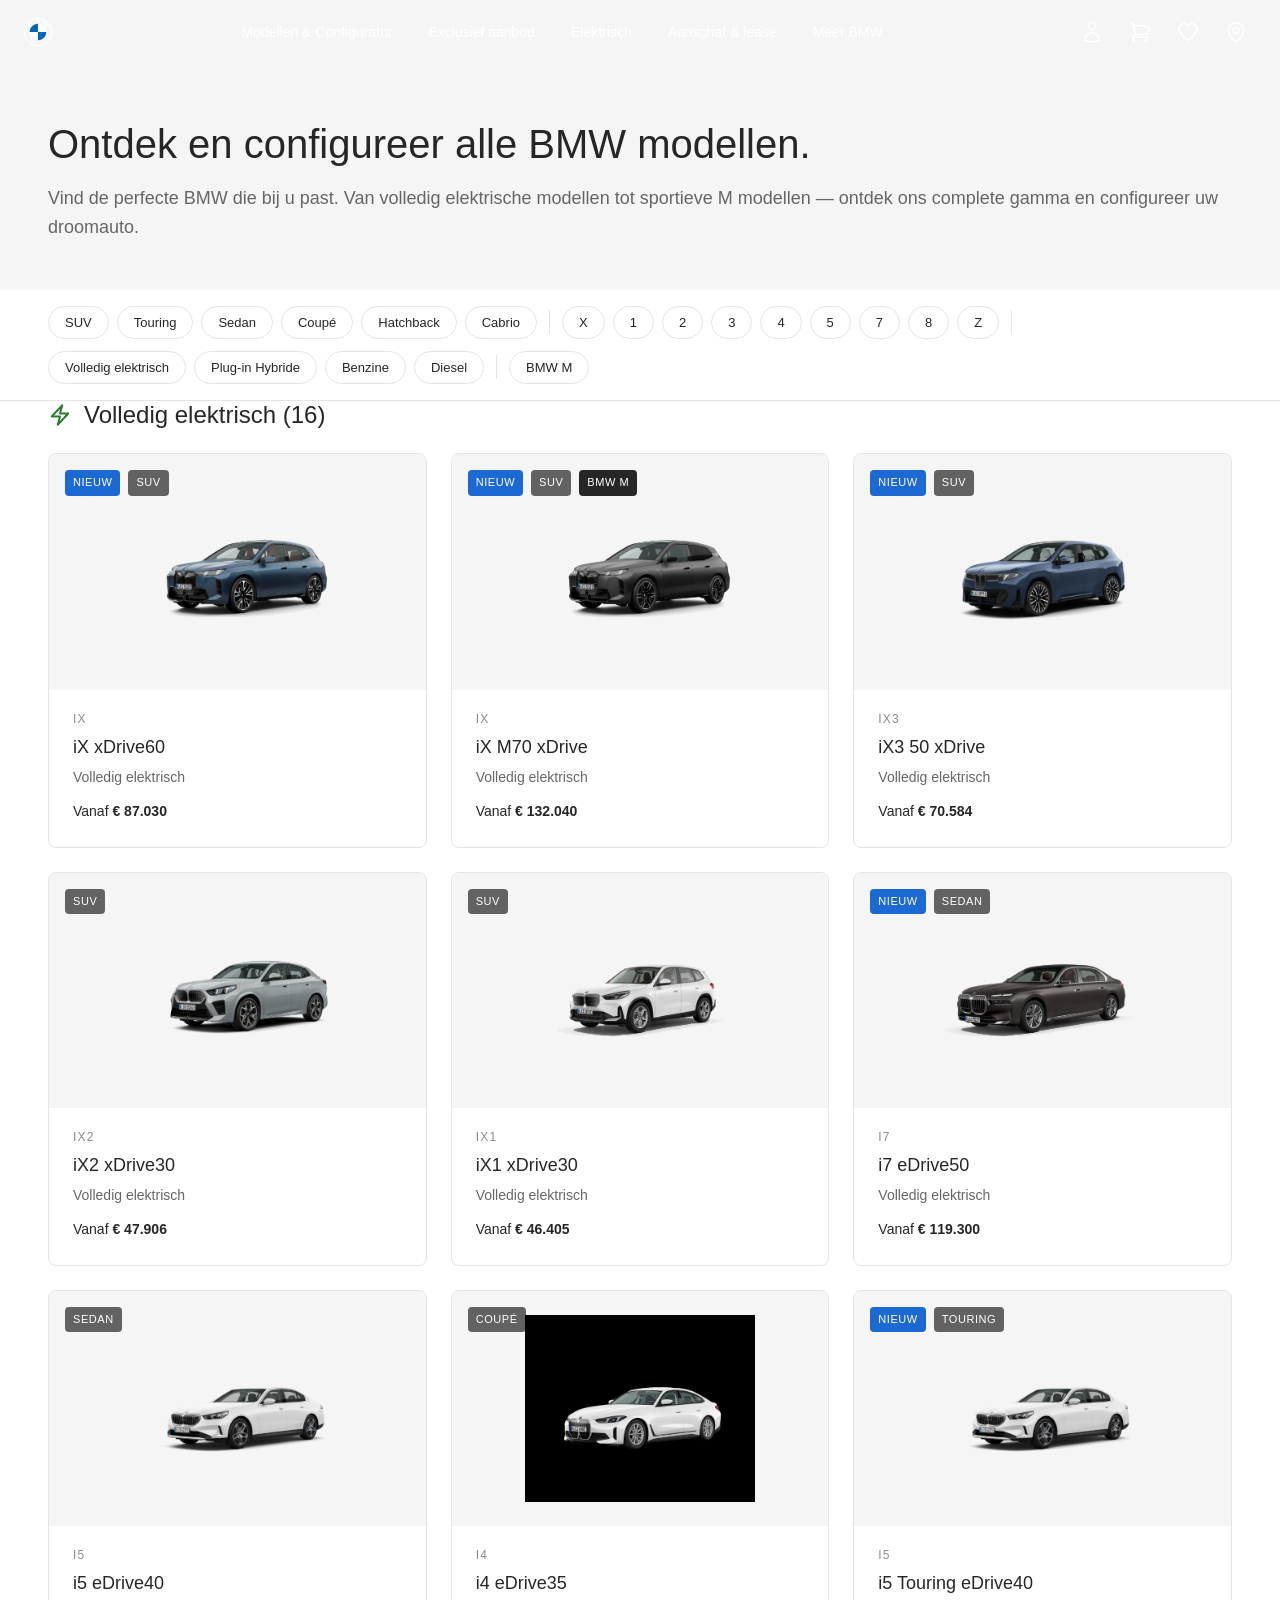
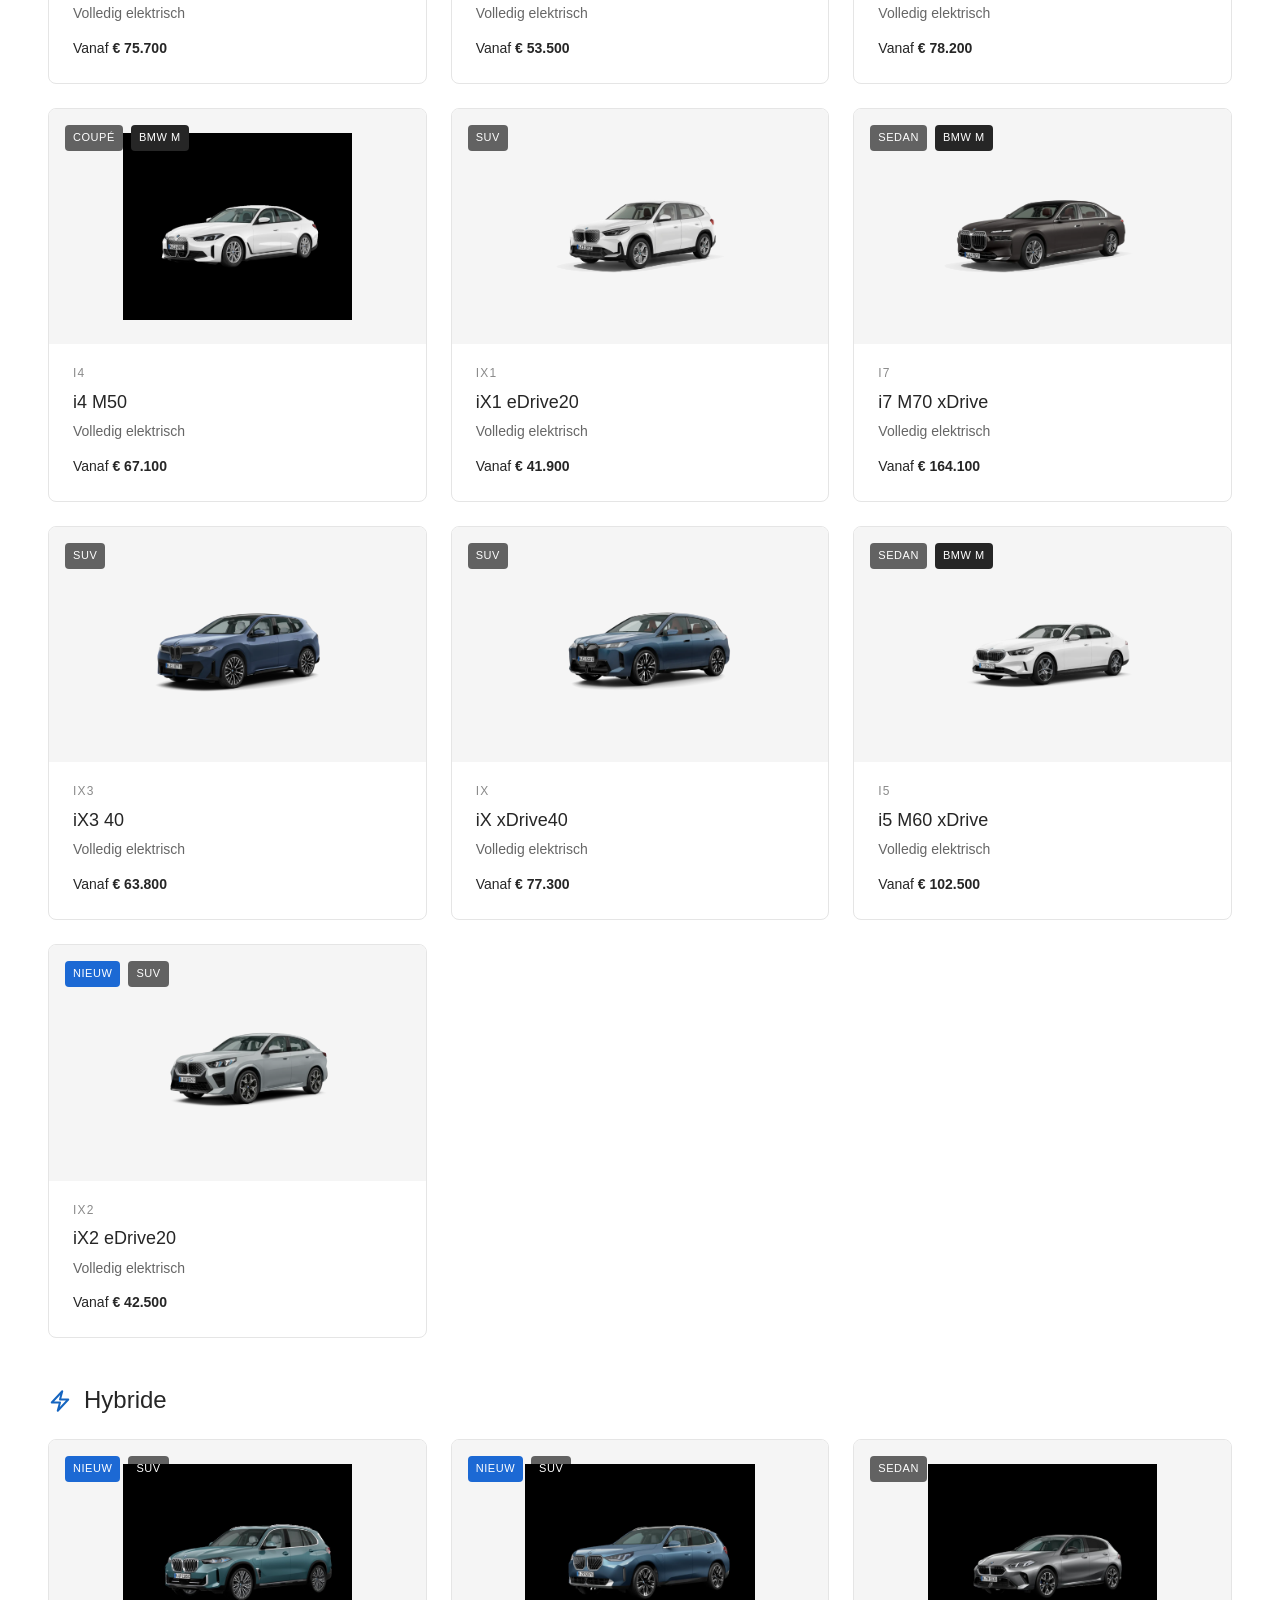
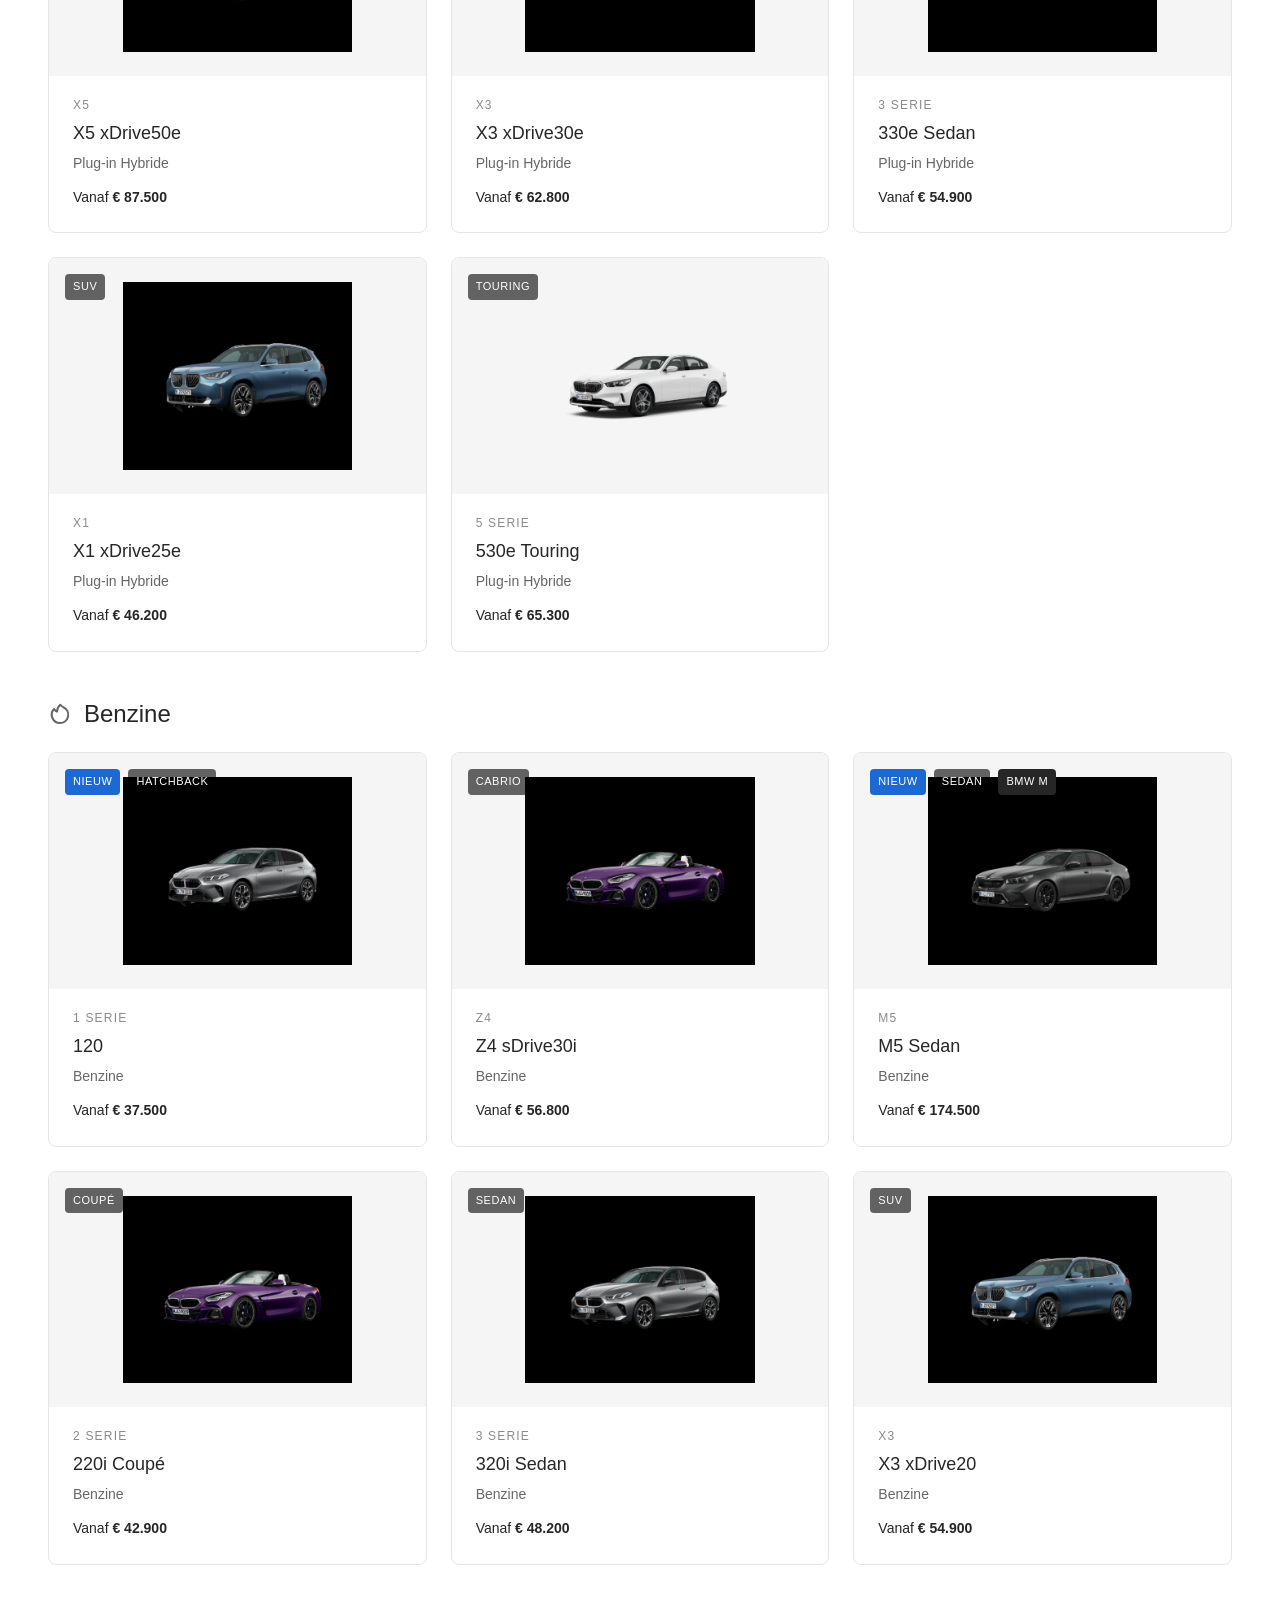
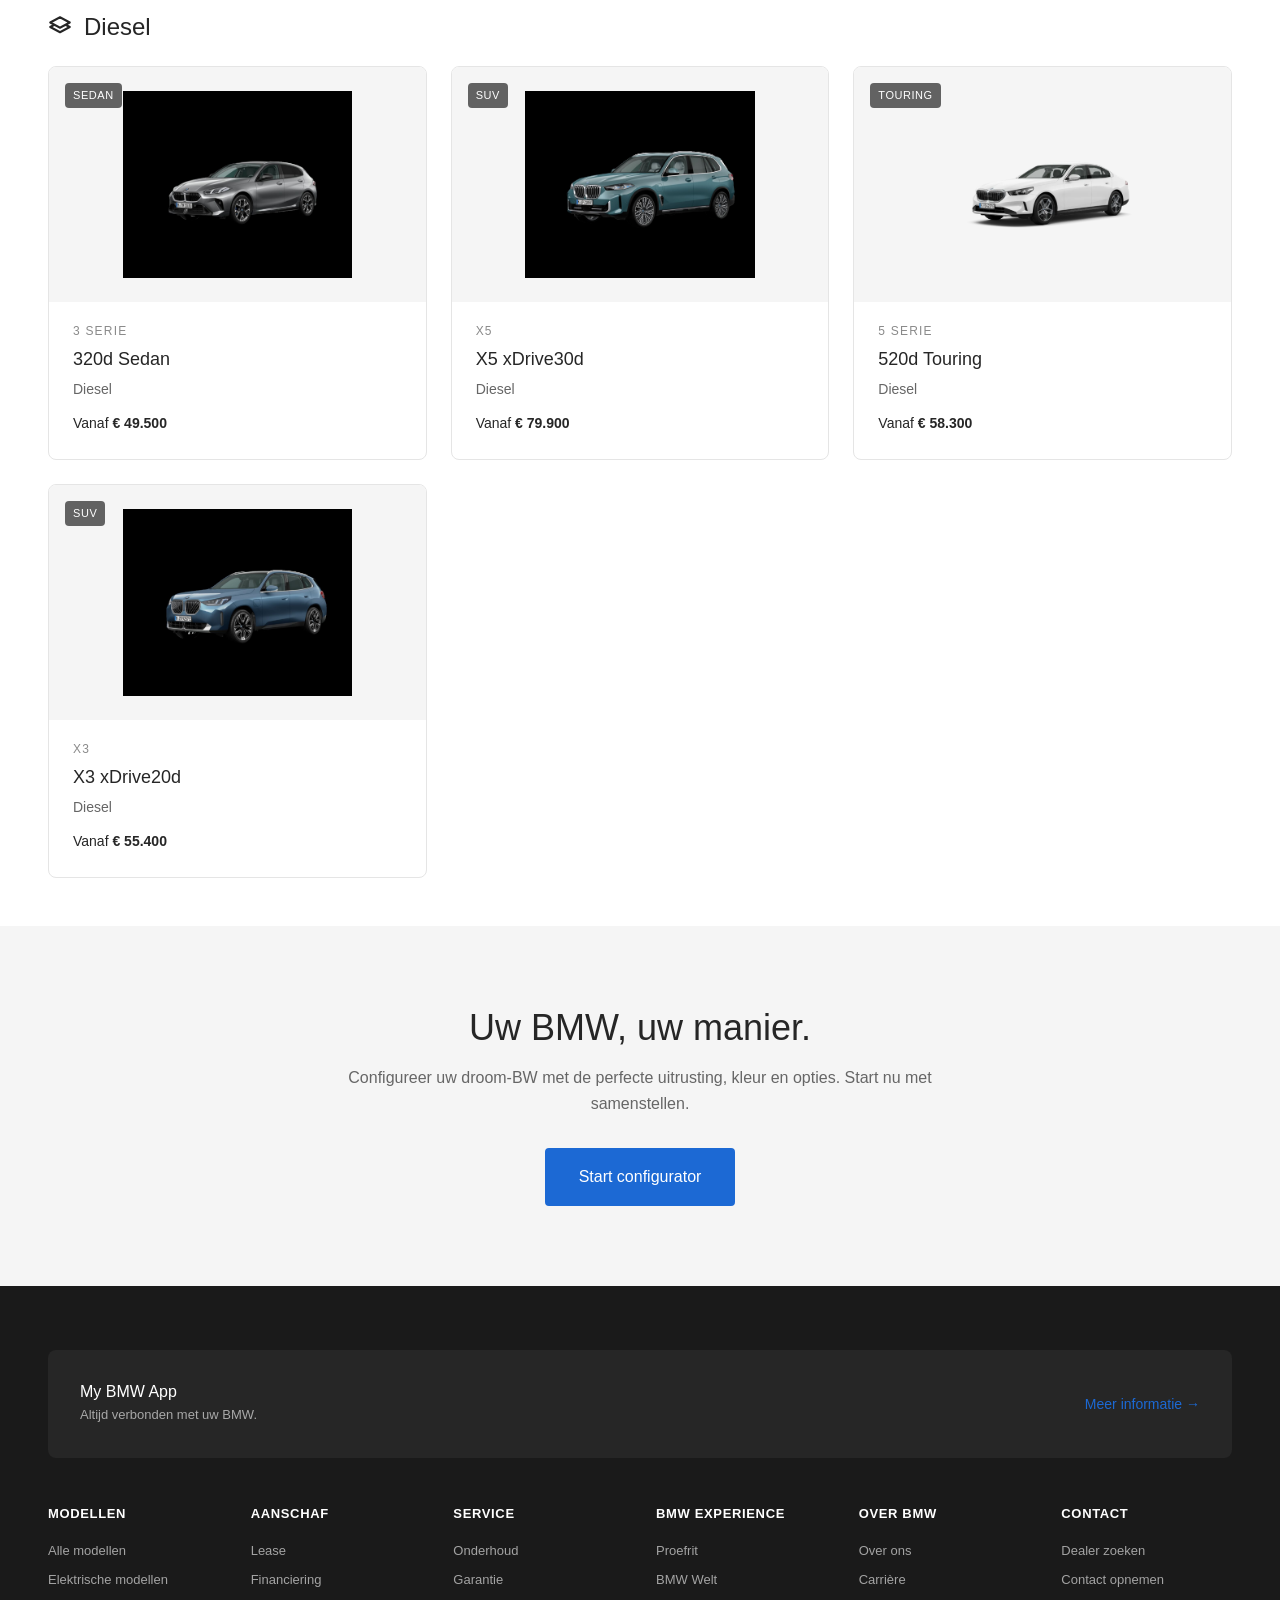
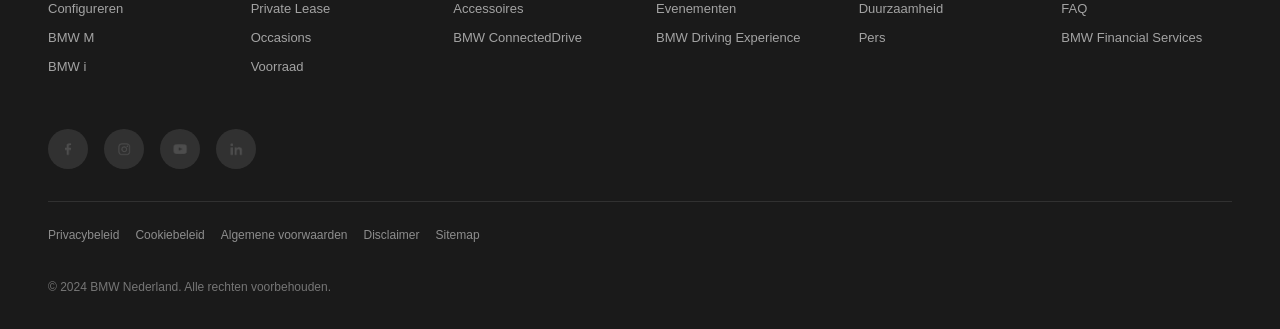
<file: models.html>
<!DOCTYPE html>
<html lang="nl">
<head>
  <meta charset="UTF-8">
  <meta name="viewport" content="width=device-width, initial-scale=1.0">
  <title>BMW Modellen | Ontdek en configureer alle BMW modellen</title>
  <link rel="stylesheet" href="css/style.css">
  <style>
    /* Models page specific styles */
    .models-drivetrain-section {
      margin-bottom: 48px;
    }
    .models-drivetrain-heading {
      max-width: var(--container-max);
      margin: 0 auto 24px;
      padding: 0 var(--container-padding);
      display: flex;
      align-items: center;
      gap: 12px;
    }
    .models-drivetrain-heading h2 {
      font-size: 24px;
      font-weight: var(--font-weight-light);
    }
    .drivetrain-icon {
      width: 24px;
      height: 24px;
      flex-shrink: 0;
    }
    .drivetrain-icon.green {
      color: #2e7d32;
    }
    .drivetrain-icon.blue {
      color: #1565c0;
    }
    .drivetrain-icon.grey {
      color: #666;
    }
    .drivetrain-icon.dark {
      color: #262626;
    }
    .filter-bar-divider {
      width: 1px;
      height: 24px;
      background: var(--bmw-light-grey);
    }
    .filter-bar .filter-group {
      flex-shrink: 0;
    }
    @media (max-width: 768px) {
      .filter-bar-divider {
        display: none;
      }
    }
  </style>
</head>
<body>

  <!-- ========== NAVIGATION ========== -->
  <nav class="nav-wrapper scrolled">
    <div class="nav-main">
      <a href="index.html" class="nav-logo">
        <img src="images/logo-grey.svg" alt="BMW" class="logo-dark">
        <img src="images/logo-white.svg" alt="BMW" class="logo-white">
      </a>

      <div class="nav-links">
        <a href="models.html">Modellen &amp; Configurator</a>
        <a href="#">Exclusief aanbod</a>
        <a href="electric.html">Elektrisch</a>
        <a href="lease.html">Aanschaf &amp; lease</a>
        <a href="services.html">Meer BMW</a>
      </div>

      <div class="nav-icons">
        <button class="nav-icon-btn" aria-label="MyBMW">
          <svg xmlns="http://www.w3.org/2000/svg" fill="none" viewBox="0 0 24 24" stroke="currentColor" stroke-width="1.5"><path stroke-linecap="round" stroke-linejoin="round" d="M15.75 6a3.75 3.75 0 11-7.5 0 3.75 3.75 0 017.5 0zM4.501 20.118a7.5 7.5 0 0114.998 0A17.933 17.933 0 0112 21.75c-2.676 0-5.216-.584-7.499-1.632z"/></svg>
        </button>
        <button class="nav-icon-btn" aria-label="Winkelwagen">
          <svg xmlns="http://www.w3.org/2000/svg" fill="none" viewBox="0 0 24 24" stroke="currentColor" stroke-width="1.5"><path stroke-linecap="round" stroke-linejoin="round" d="M2.25 3h1.386c.51 0 .955.343 1.087.835l.383 1.437M7.5 14.25a3 3 0 00-3 3h15.75m-12.75-3h11.218c1.121-2.3 2.1-4.684 2.924-7.138a60.114 60.114 0 00-16.536-1.84M7.5 14.25L5.106 5.272M6 20.25a.75.75 0 11-1.5 0 .75.75 0 011.5 0zm12.75 0a.75.75 0 11-1.5 0 .75.75 0 011.5 0z"/></svg>
        </button>
        <button class="nav-icon-btn" aria-label="Favorieten">
          <svg xmlns="http://www.w3.org/2000/svg" fill="none" viewBox="0 0 24 24" stroke="currentColor" stroke-width="1.5"><path stroke-linecap="round" stroke-linejoin="round" d="M21 8.25c0-2.485-2.099-4.5-4.688-4.5-1.935 0-3.597 1.126-4.312 2.733-.715-1.607-2.377-2.733-4.313-2.733C5.1 3.75 3 5.765 3 8.25c0 7.22 9 12 9 12s9-4.78 9-12z"/></svg>
        </button>
        <a href="dealer.html" class="nav-icon-btn" aria-label="Selecteer dealer">
          <svg xmlns="http://www.w3.org/2000/svg" fill="none" viewBox="0 0 24 24" stroke="currentColor" stroke-width="1.5"><path stroke-linecap="round" stroke-linejoin="round" d="M15 10.5a3 3 0 11-6 0 3 3 0 016 0z"/><path stroke-linecap="round" stroke-linejoin="round" d="M19.5 10.5c0 7.142-7.5 11.25-7.5 11.25S4.5 17.642 4.5 10.5a7.5 7.5 0 1115 0z"/></svg>
        </a>
      </div>

      <div class="hamburger" aria-label="Menu">
        <span></span>
        <span></span>
        <span></span>
      </div>
    </div>

    <!-- Mobile Navigation -->
    <div class="mobile-nav">
      <a href="models.html">Modellen &amp; Configurator</a>
      <a href="#">Exclusief aanbod</a>
      <a href="electric.html">Elektrisch</a>
      <a href="lease.html">Aanschaf &amp; lease</a>
      <a href="services.html">Meer BMW</a>
      <a href="dealer.html">Dealer zoeken</a>
    </div>
  </nav>

  <!-- ========== PAGE HEADER ========== -->
  <header class="page-header">
    <h1>Ontdek en configureer alle BMW modellen.</h1>
    <p>Vind de perfecte BMW die bij u past. Van volledig elektrische modellen tot sportieve M modellen &mdash; ontdek ons complete gamma en configureer uw droomauto.</p>
  </header>

  <!-- ========== FILTER BAR ========== -->
  <div class="filter-bar">
    <div class="filter-group">
      <button class="filter-btn" data-filter="suv">SUV</button>
      <button class="filter-btn" data-filter="touring">Touring</button>
      <button class="filter-btn" data-filter="sedan">Sedan</button>
      <button class="filter-btn" data-filter="coupe">Coup&eacute;</button>
      <button class="filter-btn" data-filter="hatchback">Hatchback</button>
      <button class="filter-btn" data-filter="cabrio">Cabrio</button>
    </div>
    <div class="filter-bar-divider"></div>
    <div class="filter-group">
      <button class="filter-btn" data-filter="x">X</button>
      <button class="filter-btn" data-filter="1">1</button>
      <button class="filter-btn" data-filter="2">2</button>
      <button class="filter-btn" data-filter="3">3</button>
      <button class="filter-btn" data-filter="4">4</button>
      <button class="filter-btn" data-filter="5">5</button>
      <button class="filter-btn" data-filter="7">7</button>
      <button class="filter-btn" data-filter="8">8</button>
      <button class="filter-btn" data-filter="z">Z</button>
    </div>
    <div class="filter-bar-divider"></div>
    <div class="filter-group">
      <button class="filter-btn" data-filter="ev">Volledig elektrisch</button>
      <button class="filter-btn" data-filter="phev">Plug-in Hybride</button>
      <button class="filter-btn" data-filter="benzine">Benzine</button>
      <button class="filter-btn" data-filter="diesel">Diesel</button>
    </div>
    <div class="filter-bar-divider"></div>
    <div class="filter-group">
      <button class="filter-btn" data-filter="m">BMW M</button>
    </div>
  </div>

  <!-- ========== VOLLEDIG ELEKTRISCH SECTION ========== -->
  <section class="models-drivetrain-section" id="section-ev">
    <div class="models-drivetrain-heading">
      <svg class="drivetrain-icon green" xmlns="http://www.w3.org/2000/svg" fill="none" viewBox="0 0 24 24" stroke="currentColor" stroke-width="2"><path stroke-linecap="round" stroke-linejoin="round" d="M3.75 13.5l10.5-11.25L12 10.5h8.25L9.75 21.75 12 13.5H3.75z"/></svg>
      <h2>Volledig elektrisch (16)</h2>
    </div>
    <div class="models-grid">

      <!-- iX xDrive60 -->
      <div class="model-card animate-on-scroll" data-category="suv x ev">
        <div class="model-card-image">
          <div class="model-card-badges">
            <span class="badge badge-new">Nieuw</span>
            <span class="badge badge-category">SUV</span>
          </div>
          <img src="images/ix-xdrive60.webp" alt="BMW iX xDrive60">
        </div>
        <div class="model-card-body">
          <div class="model-card-series">iX</div>
          <div class="model-card-name">iX xDrive60</div>
          <div class="model-card-type">Volledig elektrisch</div>
          <div class="model-card-price">Vanaf <span>&euro; 87.030</span></div>
        </div>
      </div>

      <!-- iX M70 -->
      <div class="model-card animate-on-scroll" data-category="suv x ev m">
        <div class="model-card-image">
          <div class="model-card-badges">
            <span class="badge badge-new">Nieuw</span>
            <span class="badge badge-category">SUV</span>
            <span class="badge badge-m">BMW M</span>
          </div>
          <img src="images/ix-m70.webp" alt="BMW iX M70">
        </div>
        <div class="model-card-body">
          <div class="model-card-series">iX</div>
          <div class="model-card-name">iX M70 xDrive</div>
          <div class="model-card-type">Volledig elektrisch</div>
          <div class="model-card-price">Vanaf <span>&euro; 132.040</span></div>
        </div>
      </div>

      <!-- iX3 50 xDrive -->
      <div class="model-card animate-on-scroll" data-category="suv x ev">
        <div class="model-card-image">
          <div class="model-card-badges">
            <span class="badge badge-new">Nieuw</span>
            <span class="badge badge-category">SUV</span>
          </div>
          <img src="images/ix3-50-xdrive.webp" alt="BMW iX3 50 xDrive">
        </div>
        <div class="model-card-body">
          <div class="model-card-series">iX3</div>
          <div class="model-card-name">iX3 50 xDrive</div>
          <div class="model-card-type">Volledig elektrisch</div>
          <div class="model-card-price">Vanaf <span>&euro; 70.584</span></div>
        </div>
      </div>

      <!-- iX2 xDrive30 -->
      <div class="model-card animate-on-scroll" data-category="suv x ev">
        <div class="model-card-image">
          <div class="model-card-badges">
            <span class="badge badge-category">SUV</span>
          </div>
          <img src="images/ix2-xdrive30.webp" alt="BMW iX2 xDrive30">
        </div>
        <div class="model-card-body">
          <div class="model-card-series">iX2</div>
          <div class="model-card-name">iX2 xDrive30</div>
          <div class="model-card-type">Volledig elektrisch</div>
          <div class="model-card-price">Vanaf <span>&euro; 47.906</span></div>
        </div>
      </div>

      <!-- iX1 xDrive30 -->
      <div class="model-card animate-on-scroll" data-category="suv x ev">
        <div class="model-card-image">
          <div class="model-card-badges">
            <span class="badge badge-category">SUV</span>
          </div>
          <img src="images/ix1-xdrive30.webp" alt="BMW iX1 xDrive30">
        </div>
        <div class="model-card-body">
          <div class="model-card-series">iX1</div>
          <div class="model-card-name">iX1 xDrive30</div>
          <div class="model-card-type">Volledig elektrisch</div>
          <div class="model-card-price">Vanaf <span>&euro; 46.405</span></div>
        </div>
      </div>

      <!-- i7 eDrive50 -->
      <div class="model-card animate-on-scroll" data-category="sedan 7 ev">
        <div class="model-card-image">
          <div class="model-card-badges">
            <span class="badge badge-new">Nieuw</span>
            <span class="badge badge-category">Sedan</span>
          </div>
          <img src="images/i7-edrive50.webp" alt="BMW i7 eDrive50">
        </div>
        <div class="model-card-body">
          <div class="model-card-series">i7</div>
          <div class="model-card-name">i7 eDrive50</div>
          <div class="model-card-type">Volledig elektrisch</div>
          <div class="model-card-price">Vanaf <span>&euro; 119.300</span></div>
        </div>
      </div>

      <!-- i5 eDrive40 -->
      <div class="model-card animate-on-scroll" data-category="sedan 5 ev">
        <div class="model-card-image">
          <div class="model-card-badges">
            <span class="badge badge-category">Sedan</span>
          </div>
          <img src="images/i5-edrive40.webp" alt="BMW i5 eDrive40">
        </div>
        <div class="model-card-body">
          <div class="model-card-series">i5</div>
          <div class="model-card-name">i5 eDrive40</div>
          <div class="model-card-type">Volledig elektrisch</div>
          <div class="model-card-price">Vanaf <span>&euro; 75.700</span></div>
        </div>
      </div>

      <!-- i4 eDrive35 -->
      <div class="model-card animate-on-scroll" data-category="coupe 4 ev">
        <div class="model-card-image">
          <div class="model-card-badges">
            <span class="badge badge-category">Coup&eacute;</span>
          </div>
          <img src="images/i4-edrive35.webp" alt="BMW i4 eDrive35">
        </div>
        <div class="model-card-body">
          <div class="model-card-series">i4</div>
          <div class="model-card-name">i4 eDrive35</div>
          <div class="model-card-type">Volledig elektrisch</div>
          <div class="model-card-price">Vanaf <span>&euro; 53.500</span></div>
        </div>
      </div>

      <!-- i5 Touring eDrive40 -->
      <div class="model-card animate-on-scroll" data-category="touring 5 ev">
        <div class="model-card-image">
          <div class="model-card-badges">
            <span class="badge badge-new">Nieuw</span>
            <span class="badge badge-category">Touring</span>
          </div>
          <img src="images/i5-edrive40.webp" alt="BMW i5 Touring eDrive40">
        </div>
        <div class="model-card-body">
          <div class="model-card-series">i5</div>
          <div class="model-card-name">i5 Touring eDrive40</div>
          <div class="model-card-type">Volledig elektrisch</div>
          <div class="model-card-price">Vanaf <span>&euro; 78.200</span></div>
        </div>
      </div>

      <!-- i4 M50 -->
      <div class="model-card animate-on-scroll" data-category="coupe 4 ev m">
        <div class="model-card-image">
          <div class="model-card-badges">
            <span class="badge badge-category">Coup&eacute;</span>
            <span class="badge badge-m">BMW M</span>
          </div>
          <img src="images/i4-edrive35.webp" alt="BMW i4 M50">
        </div>
        <div class="model-card-body">
          <div class="model-card-series">i4</div>
          <div class="model-card-name">i4 M50</div>
          <div class="model-card-type">Volledig elektrisch</div>
          <div class="model-card-price">Vanaf <span>&euro; 67.100</span></div>
        </div>
      </div>

      <!-- iX1 eDrive20 -->
      <div class="model-card animate-on-scroll" data-category="suv x ev">
        <div class="model-card-image">
          <div class="model-card-badges">
            <span class="badge badge-category">SUV</span>
          </div>
          <img src="images/ix1-xdrive30.webp" alt="BMW iX1 eDrive20">
        </div>
        <div class="model-card-body">
          <div class="model-card-series">iX1</div>
          <div class="model-card-name">iX1 eDrive20</div>
          <div class="model-card-type">Volledig elektrisch</div>
          <div class="model-card-price">Vanaf <span>&euro; 41.900</span></div>
        </div>
      </div>

      <!-- i7 M70 -->
      <div class="model-card animate-on-scroll" data-category="sedan 7 ev m">
        <div class="model-card-image">
          <div class="model-card-badges">
            <span class="badge badge-category">Sedan</span>
            <span class="badge badge-m">BMW M</span>
          </div>
          <img src="images/i7-edrive50.webp" alt="BMW i7 M70">
        </div>
        <div class="model-card-body">
          <div class="model-card-series">i7</div>
          <div class="model-card-name">i7 M70 xDrive</div>
          <div class="model-card-type">Volledig elektrisch</div>
          <div class="model-card-price">Vanaf <span>&euro; 164.100</span></div>
        </div>
      </div>

      <!-- iX3 40 -->
      <div class="model-card animate-on-scroll" data-category="suv x ev">
        <div class="model-card-image">
          <div class="model-card-badges">
            <span class="badge badge-category">SUV</span>
          </div>
          <img src="images/ix3-50-xdrive.webp" alt="BMW iX3 40">
        </div>
        <div class="model-card-body">
          <div class="model-card-series">iX3</div>
          <div class="model-card-name">iX3 40</div>
          <div class="model-card-type">Volledig elektrisch</div>
          <div class="model-card-price">Vanaf <span>&euro; 63.800</span></div>
        </div>
      </div>

      <!-- iX xDrive40 -->
      <div class="model-card animate-on-scroll" data-category="suv x ev">
        <div class="model-card-image">
          <div class="model-card-badges">
            <span class="badge badge-category">SUV</span>
          </div>
          <img src="images/ix-xdrive60.webp" alt="BMW iX xDrive40">
        </div>
        <div class="model-card-body">
          <div class="model-card-series">iX</div>
          <div class="model-card-name">iX xDrive40</div>
          <div class="model-card-type">Volledig elektrisch</div>
          <div class="model-card-price">Vanaf <span>&euro; 77.300</span></div>
        </div>
      </div>

      <!-- i5 M60 -->
      <div class="model-card animate-on-scroll" data-category="sedan 5 ev m">
        <div class="model-card-image">
          <div class="model-card-badges">
            <span class="badge badge-category">Sedan</span>
            <span class="badge badge-m">BMW M</span>
          </div>
          <img src="images/i5-edrive40.webp" alt="BMW i5 M60">
        </div>
        <div class="model-card-body">
          <div class="model-card-series">i5</div>
          <div class="model-card-name">i5 M60 xDrive</div>
          <div class="model-card-type">Volledig elektrisch</div>
          <div class="model-card-price">Vanaf <span>&euro; 102.500</span></div>
        </div>
      </div>

      <!-- iX2 eDrive20 -->
      <div class="model-card animate-on-scroll" data-category="suv x ev">
        <div class="model-card-image">
          <div class="model-card-badges">
            <span class="badge badge-new">Nieuw</span>
            <span class="badge badge-category">SUV</span>
          </div>
          <img src="images/ix2-xdrive30.webp" alt="BMW iX2 eDrive20">
        </div>
        <div class="model-card-body">
          <div class="model-card-series">iX2</div>
          <div class="model-card-name">iX2 eDrive20</div>
          <div class="model-card-type">Volledig elektrisch</div>
          <div class="model-card-price">Vanaf <span>&euro; 42.500</span></div>
        </div>
      </div>

    </div>
  </section>

  <!-- ========== HYBRIDE SECTION ========== -->
  <section class="models-drivetrain-section" id="section-hybrid">
    <div class="models-drivetrain-heading">
      <svg class="drivetrain-icon blue" xmlns="http://www.w3.org/2000/svg" fill="none" viewBox="0 0 24 24" stroke="currentColor" stroke-width="2"><path stroke-linecap="round" stroke-linejoin="round" d="M3.75 13.5l10.5-11.25L12 10.5h8.25L9.75 21.75 12 13.5H3.75z"/></svg>
      <h2>Hybride</h2>
    </div>
    <div class="models-grid">

      <!-- X5 xDrive50e -->
      <div class="model-card animate-on-scroll" data-category="suv x phev">
        <div class="model-card-image">
          <div class="model-card-badges">
            <span class="badge badge-new">Nieuw</span>
            <span class="badge badge-category">SUV</span>
          </div>
          <img src="images/x5-xdrive50e.webp" alt="BMW X5 xDrive50e">
        </div>
        <div class="model-card-body">
          <div class="model-card-series">X5</div>
          <div class="model-card-name">X5 xDrive50e</div>
          <div class="model-card-type">Plug-in Hybride</div>
          <div class="model-card-price">Vanaf <span>&euro; 87.500</span></div>
        </div>
      </div>

      <!-- X3 30e -->
      <div class="model-card animate-on-scroll" data-category="suv x phev">
        <div class="model-card-image">
          <div class="model-card-badges">
            <span class="badge badge-new">Nieuw</span>
            <span class="badge badge-category">SUV</span>
          </div>
          <img src="images/x3-30e.webp" alt="BMW X3 30e">
        </div>
        <div class="model-card-body">
          <div class="model-card-series">X3</div>
          <div class="model-card-name">X3 xDrive30e</div>
          <div class="model-card-type">Plug-in Hybride</div>
          <div class="model-card-price">Vanaf <span>&euro; 62.800</span></div>
        </div>
      </div>

      <!-- 330e Sedan -->
      <div class="model-card animate-on-scroll" data-category="sedan 3 phev">
        <div class="model-card-image">
          <div class="model-card-badges">
            <span class="badge badge-category">Sedan</span>
          </div>
          <img src="images/120.webp" alt="BMW 330e">
        </div>
        <div class="model-card-body">
          <div class="model-card-series">3 Serie</div>
          <div class="model-card-name">330e Sedan</div>
          <div class="model-card-type">Plug-in Hybride</div>
          <div class="model-card-price">Vanaf <span>&euro; 54.900</span></div>
        </div>
      </div>

      <!-- X1 xDrive25e -->
      <div class="model-card animate-on-scroll" data-category="suv x phev">
        <div class="model-card-image">
          <div class="model-card-badges">
            <span class="badge badge-category">SUV</span>
          </div>
          <img src="images/x3-30e.webp" alt="BMW X1 xDrive25e">
        </div>
        <div class="model-card-body">
          <div class="model-card-series">X1</div>
          <div class="model-card-name">X1 xDrive25e</div>
          <div class="model-card-type">Plug-in Hybride</div>
          <div class="model-card-price">Vanaf <span>&euro; 46.200</span></div>
        </div>
      </div>

      <!-- 530e Touring -->
      <div class="model-card animate-on-scroll" data-category="touring 5 phev">
        <div class="model-card-image">
          <div class="model-card-badges">
            <span class="badge badge-category">Touring</span>
          </div>
          <img src="images/i5-edrive40.webp" alt="BMW 530e Touring">
        </div>
        <div class="model-card-body">
          <div class="model-card-series">5 Serie</div>
          <div class="model-card-name">530e Touring</div>
          <div class="model-card-type">Plug-in Hybride</div>
          <div class="model-card-price">Vanaf <span>&euro; 65.300</span></div>
        </div>
      </div>

    </div>
  </section>

  <!-- ========== BENZINE SECTION ========== -->
  <section class="models-drivetrain-section" id="section-benzine">
    <div class="models-drivetrain-heading">
      <svg class="drivetrain-icon grey" xmlns="http://www.w3.org/2000/svg" fill="none" viewBox="0 0 24 24" stroke="currentColor" stroke-width="2"><path stroke-linecap="round" stroke-linejoin="round" d="M15.362 5.214A8.252 8.252 0 0112 21 8.25 8.25 0 016.038 7.048 8.287 8.287 0 009 9.6a8.983 8.983 0 013.361-6.867 8.21 8.21 0 003 2.48z"/></svg>
      <h2>Benzine</h2>
    </div>
    <div class="models-grid">

      <!-- 120 -->
      <div class="model-card animate-on-scroll" data-category="hatchback 1 benzine">
        <div class="model-card-image">
          <div class="model-card-badges">
            <span class="badge badge-new">Nieuw</span>
            <span class="badge badge-category">Hatchback</span>
          </div>
          <img src="images/120.webp" alt="BMW 120">
        </div>
        <div class="model-card-body">
          <div class="model-card-series">1 Serie</div>
          <div class="model-card-name">120</div>
          <div class="model-card-type">Benzine</div>
          <div class="model-card-price">Vanaf <span>&euro; 37.500</span></div>
        </div>
      </div>

      <!-- Z4 sDrive30i -->
      <div class="model-card animate-on-scroll" data-category="cabrio z benzine">
        <div class="model-card-image">
          <div class="model-card-badges">
            <span class="badge badge-category">Cabrio</span>
          </div>
          <img src="images/z4-sdrive30i.webp" alt="BMW Z4 sDrive30i">
        </div>
        <div class="model-card-body">
          <div class="model-card-series">Z4</div>
          <div class="model-card-name">Z4 sDrive30i</div>
          <div class="model-card-type">Benzine</div>
          <div class="model-card-price">Vanaf <span>&euro; 56.800</span></div>
        </div>
      </div>

      <!-- M5 Sedan -->
      <div class="model-card animate-on-scroll" data-category="sedan 5 benzine m">
        <div class="model-card-image">
          <div class="model-card-badges">
            <span class="badge badge-new">Nieuw</span>
            <span class="badge badge-category">Sedan</span>
            <span class="badge badge-m">BMW M</span>
          </div>
          <img src="images/m5-sedan.webp" alt="BMW M5">
        </div>
        <div class="model-card-body">
          <div class="model-card-series">M5</div>
          <div class="model-card-name">M5 Sedan</div>
          <div class="model-card-type">Benzine</div>
          <div class="model-card-price">Vanaf <span>&euro; 174.500</span></div>
        </div>
      </div>

      <!-- 220i Coupé -->
      <div class="model-card animate-on-scroll" data-category="coupe 2 benzine">
        <div class="model-card-image">
          <div class="model-card-badges">
            <span class="badge badge-category">Coup&eacute;</span>
          </div>
          <img src="images/z4-sdrive30i.webp" alt="BMW 220i Coup&eacute;">
        </div>
        <div class="model-card-body">
          <div class="model-card-series">2 Serie</div>
          <div class="model-card-name">220i Coup&eacute;</div>
          <div class="model-card-type">Benzine</div>
          <div class="model-card-price">Vanaf <span>&euro; 42.900</span></div>
        </div>
      </div>

      <!-- 320i Sedan -->
      <div class="model-card animate-on-scroll" data-category="sedan 3 benzine">
        <div class="model-card-image">
          <div class="model-card-badges">
            <span class="badge badge-category">Sedan</span>
          </div>
          <img src="images/120.webp" alt="BMW 320i">
        </div>
        <div class="model-card-body">
          <div class="model-card-series">3 Serie</div>
          <div class="model-card-name">320i Sedan</div>
          <div class="model-card-type">Benzine</div>
          <div class="model-card-price">Vanaf <span>&euro; 48.200</span></div>
        </div>
      </div>

      <!-- X3 xDrive20 -->
      <div class="model-card animate-on-scroll" data-category="suv x benzine">
        <div class="model-card-image">
          <div class="model-card-badges">
            <span class="badge badge-category">SUV</span>
          </div>
          <img src="images/x3-30e.webp" alt="BMW X3 xDrive20">
        </div>
        <div class="model-card-body">
          <div class="model-card-series">X3</div>
          <div class="model-card-name">X3 xDrive20</div>
          <div class="model-card-type">Benzine</div>
          <div class="model-card-price">Vanaf <span>&euro; 54.900</span></div>
        </div>
      </div>

    </div>
  </section>

  <!-- ========== DIESEL SECTION ========== -->
  <section class="models-drivetrain-section" id="section-diesel">
    <div class="models-drivetrain-heading">
      <svg class="drivetrain-icon dark" xmlns="http://www.w3.org/2000/svg" fill="none" viewBox="0 0 24 24" stroke="currentColor" stroke-width="2"><path stroke-linecap="round" stroke-linejoin="round" d="M6.429 9.75L2.25 12l4.179 2.25m0-4.5l5.571 3 5.571-3m-11.142 0L2.25 7.5 12 2.25l9.75 5.25-4.179 2.25m0 0L12 12.75 6.429 9.75m11.142 0l4.179 2.25L12 17.25 2.25 12l4.179-2.25"/></svg>
      <h2>Diesel</h2>
    </div>
    <div class="models-grid">

      <!-- 320d Sedan -->
      <div class="model-card animate-on-scroll" data-category="sedan 3 diesel">
        <div class="model-card-image">
          <div class="model-card-badges">
            <span class="badge badge-category">Sedan</span>
          </div>
          <img src="images/120.webp" alt="BMW 320d">
        </div>
        <div class="model-card-body">
          <div class="model-card-series">3 Serie</div>
          <div class="model-card-name">320d Sedan</div>
          <div class="model-card-type">Diesel</div>
          <div class="model-card-price">Vanaf <span>&euro; 49.500</span></div>
        </div>
      </div>

      <!-- X5 xDrive30d -->
      <div class="model-card animate-on-scroll" data-category="suv x diesel">
        <div class="model-card-image">
          <div class="model-card-badges">
            <span class="badge badge-category">SUV</span>
          </div>
          <img src="images/x5-xdrive50e.webp" alt="BMW X5 xDrive30d">
        </div>
        <div class="model-card-body">
          <div class="model-card-series">X5</div>
          <div class="model-card-name">X5 xDrive30d</div>
          <div class="model-card-type">Diesel</div>
          <div class="model-card-price">Vanaf <span>&euro; 79.900</span></div>
        </div>
      </div>

      <!-- 520d Touring -->
      <div class="model-card animate-on-scroll" data-category="touring 5 diesel">
        <div class="model-card-image">
          <div class="model-card-badges">
            <span class="badge badge-category">Touring</span>
          </div>
          <img src="images/i5-edrive40.webp" alt="BMW 520d Touring">
        </div>
        <div class="model-card-body">
          <div class="model-card-series">5 Serie</div>
          <div class="model-card-name">520d Touring</div>
          <div class="model-card-type">Diesel</div>
          <div class="model-card-price">Vanaf <span>&euro; 58.300</span></div>
        </div>
      </div>

      <!-- X3 xDrive20d -->
      <div class="model-card animate-on-scroll" data-category="suv x diesel">
        <div class="model-card-image">
          <div class="model-card-badges">
            <span class="badge badge-category">SUV</span>
          </div>
          <img src="images/x3-30e.webp" alt="BMW X3 xDrive20d">
        </div>
        <div class="model-card-body">
          <div class="model-card-series">X3</div>
          <div class="model-card-name">X3 xDrive20d</div>
          <div class="model-card-type">Diesel</div>
          <div class="model-card-price">Vanaf <span>&euro; 55.400</span></div>
        </div>
      </div>

    </div>
  </section>

  <!-- ========== CONFIGURATOR CTA ========== -->
  <section class="configurator-cta">
    <h2>Uw BMW, uw manier.</h2>
    <p>Configureer uw droom-BW met de perfecte uitrusting, kleur en opties. Start nu met samenstellen.</p>
    <a href="configurator.html" class="btn btn-primary btn-lg">Start configurator</a>
  </section>

  <!-- ========== FOOTER ========== -->
  <footer class="footer">
    <div class="footer-inner">

      <div class="footer-app-banner">
        <div>
          <h3>My BMW App</h3>
          <p>Altijd verbonden met uw BMW.</p>
        </div>
        <a href="#">Meer informatie &rarr;</a>
      </div>

      <div class="footer-columns">
        <div class="footer-column">
          <h3>Modellen</h3>
          <a href="models.html">Alle modellen</a>
          <a href="electric.html">Elektrische modellen</a>
          <a href="configurator.html">Configureren</a>
          <a href="#">BMW M</a>
          <a href="#">BMW i</a>
        </div>
        <div class="footer-column">
          <h3>Aanschaf</h3>
          <a href="lease.html">Lease</a>
          <a href="#">Financiering</a>
          <a href="#">Private Lease</a>
          <a href="occasions.html">Occasions</a>
          <a href="#">Voorraad</a>
        </div>
        <div class="footer-column">
          <h3>Service</h3>
          <a href="services.html">Onderhoud</a>
          <a href="#">Garantie</a>
          <a href="#">Accessoires</a>
          <a href="#">BMW ConnectedDrive</a>
        </div>
        <div class="footer-column">
          <h3>BMW Experience</h3>
          <a href="test-drive.html">Proefrit</a>
          <a href="#">BMW Welt</a>
          <a href="#">Evenementen</a>
          <a href="#">BMW Driving Experience</a>
        </div>
        <div class="footer-column">
          <h3>Over BMW</h3>
          <a href="#">Over ons</a>
          <a href="#">Carri&egrave;re</a>
          <a href="#">Duurzaamheid</a>
          <a href="#">Pers</a>
        </div>
        <div class="footer-column">
          <h3>Contact</h3>
          <a href="dealer.html">Dealer zoeken</a>
          <a href="#">Contact opnemen</a>
          <a href="#">FAQ</a>
          <a href="#">BMW Financial Services</a>
        </div>
      </div>

      <div class="footer-social">
        <a href="#" aria-label="Facebook"><img src="images/social-facebook.png" alt="Facebook"></a>
        <a href="#" aria-label="Instagram"><img src="images/social-instagram.png" alt="Instagram"></a>
        <a href="#" aria-label="YouTube"><img src="images/social-youtube.png" alt="YouTube"></a>
        <a href="#" aria-label="LinkedIn"><img src="images/social-linkedin.png" alt="LinkedIn"></a>
      </div>

      <div class="footer-legal">
        <a href="#">Privacybeleid</a>
        <a href="#">Cookiebeleid</a>
        <a href="#">Algemene voorwaarden</a>
        <a href="#">Disclaimer</a>
        <a href="#">Sitemap</a>
        <p class="footer-copyright">&copy; 2024 BMW Nederland. Alle rechten voorbehouden.</p>
      </div>

    </div>
  </footer>

  <!-- Scroll to top -->
  <button class="scroll-top" style="display:none; position:fixed; bottom:24px; right:24px; width:48px; height:48px; border-radius:50%; background:var(--bmw-dark); color:white; align-items:center; justify-content:center; z-index:100; cursor:pointer; border:none;">
    <svg xmlns="http://www.w3.org/2000/svg" width="20" height="20" fill="none" viewBox="0 0 24 24" stroke="currentColor" stroke-width="2"><path stroke-linecap="round" stroke-linejoin="round" d="M4.5 15.75l7.5-7.5 7.5 7.5"/></svg>
  </button>

  <script src="js/main.js"></script>
</body>
</html>
</file>
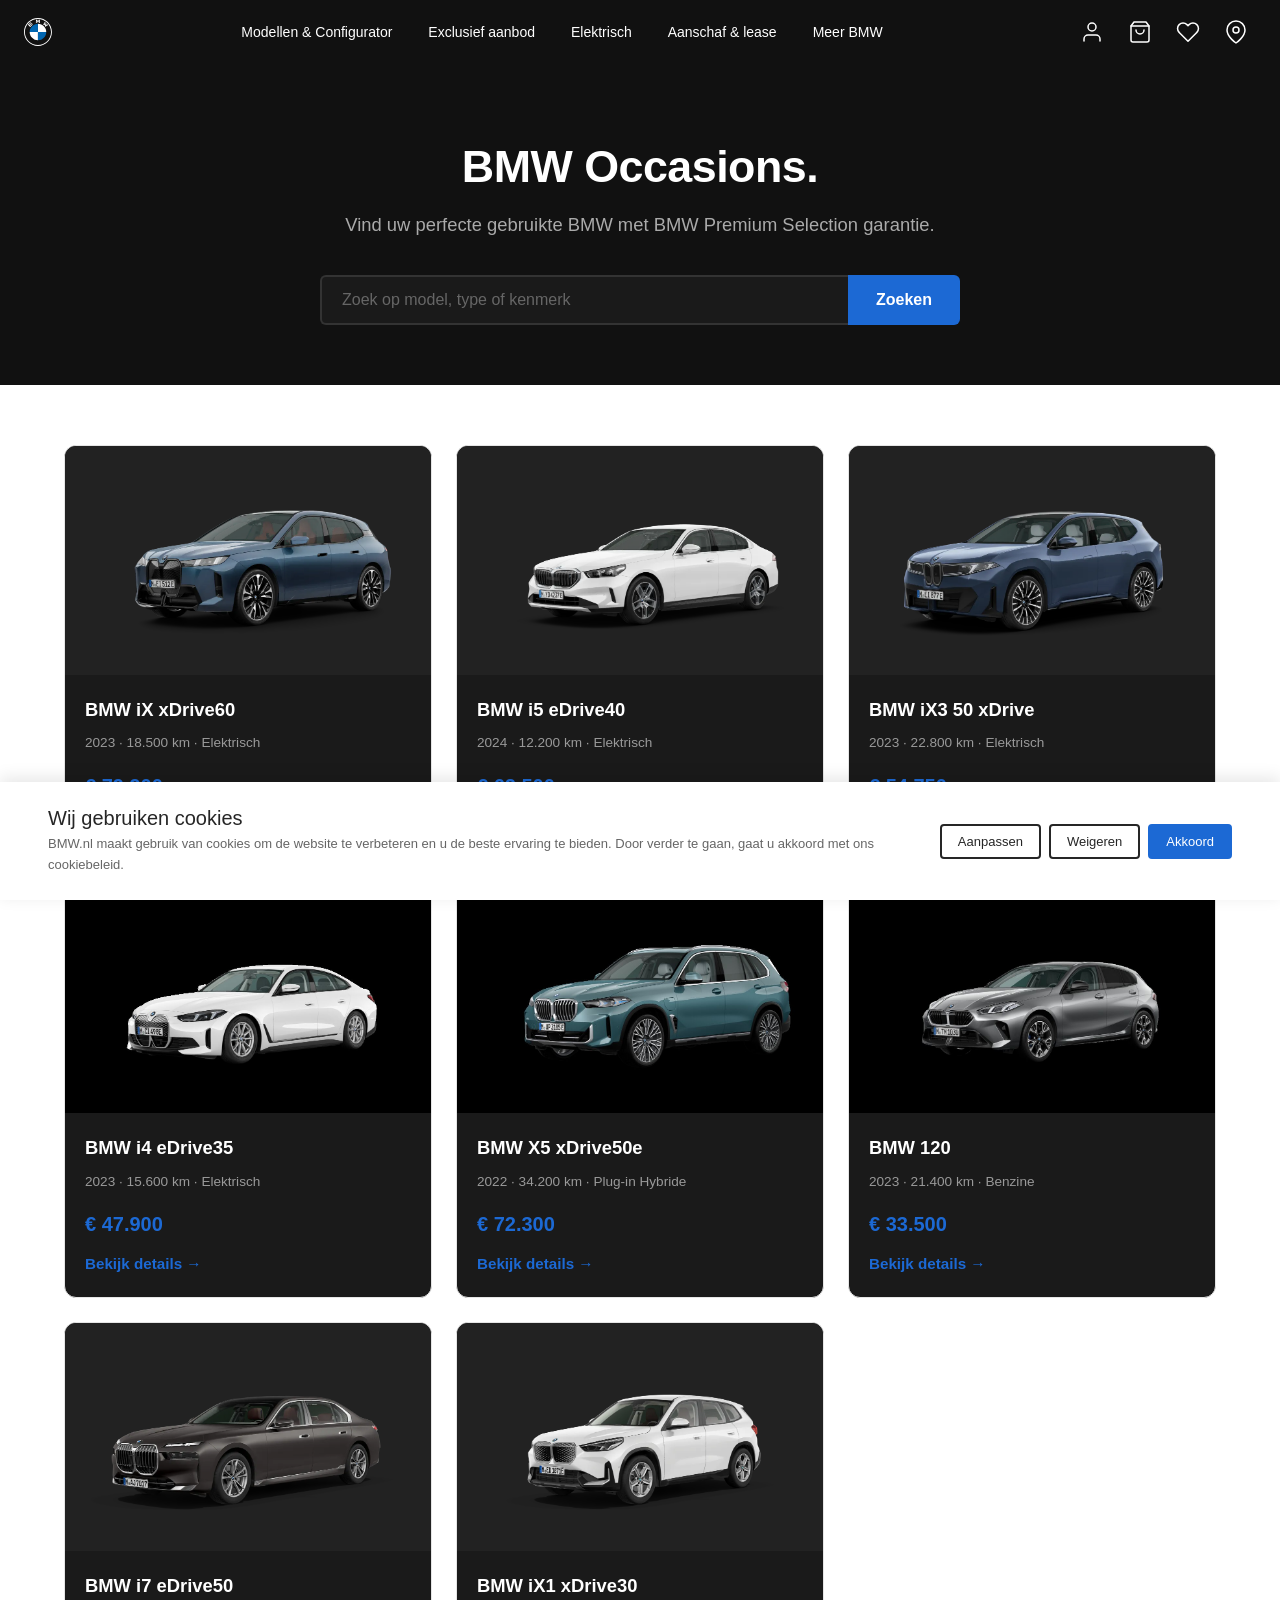
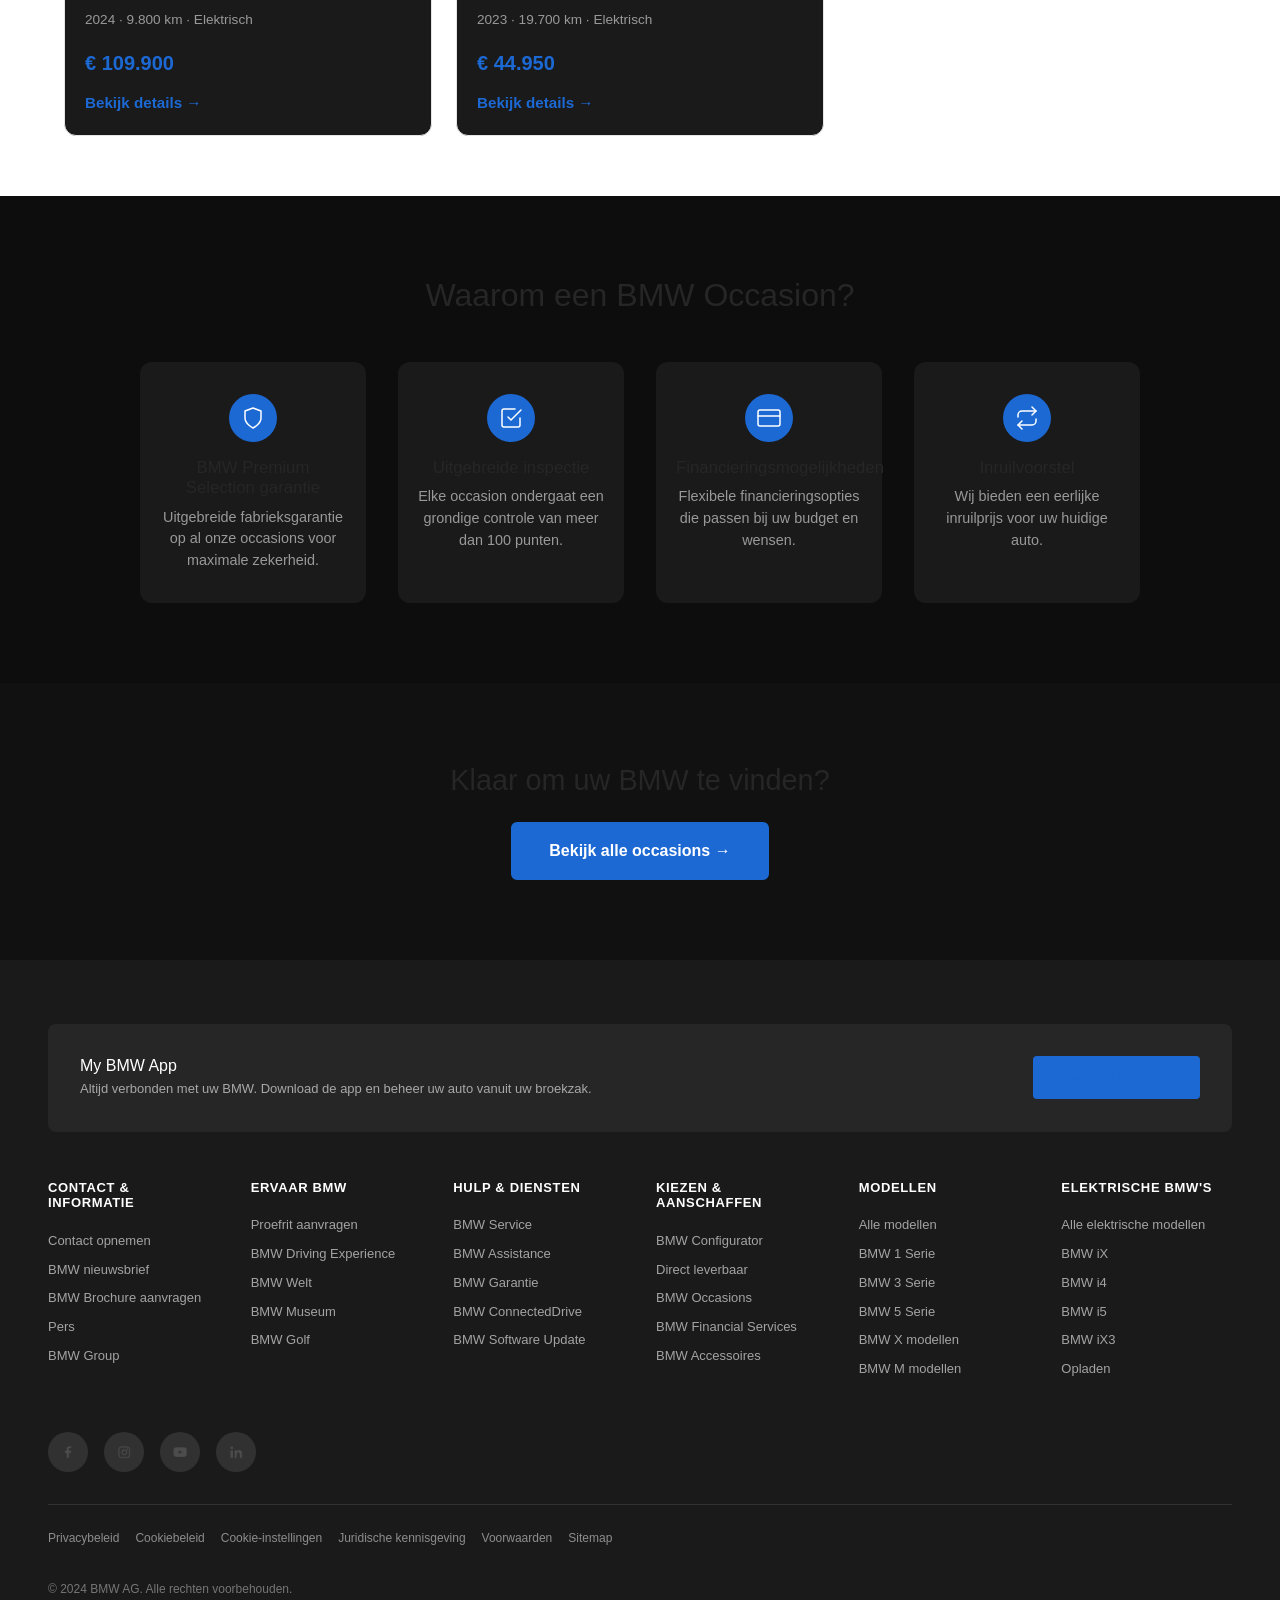
<file: occasions.html>
<!DOCTYPE html>
<html lang="nl">
<head>
  <meta charset="UTF-8">
  <meta name="viewport" content="width=device-width, initial-scale=1.0">
  <title>BMW.nl | BMW Occasions</title>
  <meta name="description" content="Vind uw perfecte gebruikte BMW met BMW Premium Selection garantie. Bekijk het aanbod van BMW occasions.">
  <link rel="stylesheet" href="css/style.css">
  <link rel="icon" href="images/logo-white.svg" type="image/svg+xml">
  <style>
    /* Occasions page styles */
    .occasions-hero {
      background: #111;
      color: #fff;
      padding: 140px 24px 60px;
      text-align: center;
    }
    .occasions-hero h1 {
      font-size: 2.8rem;
      font-weight: 700;
      margin-bottom: 16px;
      letter-spacing: -0.5px;
    }
    .occasions-hero p {
      font-size: 1.15rem;
      color: #aaa;
      max-width: 600px;
      margin: 0 auto;
    }

    /* Search bar */
    .occasion-search {
      max-width: 640px;
      margin: 36px auto 0;
      display: flex;
      gap: 0;
    }
    .occasion-search input {
      flex: 1;
      padding: 14px 20px;
      font-size: 1rem;
      border: 2px solid #333;
      border-right: none;
      border-radius: 6px 0 0 6px;
      background: #1a1a1a;
      color: #fff;
      outline: none;
      transition: border-color 0.2s;
    }
    .occasion-search input::placeholder { color: #666; }
    .occasion-search input:focus { border-color: #1c69d4; }
    .occasion-search button {
      padding: 14px 28px;
      background: #1c69d4;
      color: #fff;
      border: none;
      border-radius: 0 6px 6px 0;
      font-size: 1rem;
      font-weight: 600;
      cursor: pointer;
      transition: background 0.2s;
    }
    .occasion-search button:hover { background: #1554a8; }

    /* Occasion cards grid */
    .occasions-grid-section {
      padding: 60px 24px;
      max-width: 1200px;
      margin: 0 auto;
    }
    .occasions-grid {
      display: grid;
      grid-template-columns: repeat(auto-fill, minmax(280px, 1fr));
      gap: 24px;
    }

    .occasion-card {
      background: #1a1a1a;
      border-radius: 12px;
      overflow: hidden;
      transition: transform 0.25s, box-shadow 0.25s;
      text-decoration: none;
      color: #fff;
      display: flex;
      flex-direction: column;
    }
    .occasion-card:hover {
      transform: translateY(-4px);
      box-shadow: 0 12px 32px rgba(0,0,0,0.5);
    }
    .occasion-card-img {
      width: 100%;
      aspect-ratio: 16/10;
      object-fit: cover;
      background: #222;
    }
    .occasion-card-body {
      padding: 20px;
      flex: 1;
      display: flex;
      flex-direction: column;
    }
    .occasion-card-model {
      font-size: 1.15rem;
      font-weight: 700;
      margin-bottom: 8px;
    }
    .occasion-card-details {
      font-size: 0.85rem;
      color: #999;
      margin-bottom: 4px;
    }
    .occasion-card-price {
      font-size: 1.25rem;
      font-weight: 700;
      color: #1c69d4;
      margin: 12px 0;
    }
    .occasion-card-link {
      margin-top: auto;
      display: inline-block;
      color: #1c69d4;
      font-weight: 600;
      font-size: 0.95rem;
      text-decoration: none;
      transition: color 0.2s;
    }
    .occasion-card-link:hover { color: #fff; }

    /* Benefits section */
    .occasion-benefits {
      background: #0d0d0d;
      padding: 80px 24px;
    }
    .occasion-benefits-inner {
      max-width: 1000px;
      margin: 0 auto;
      text-align: center;
    }
    .occasion-benefits h2 {
      font-size: 2rem;
      margin-bottom: 48px;
    }
    .benefits-grid {
      display: grid;
      grid-template-columns: repeat(auto-fit, minmax(200px, 1fr));
      gap: 32px;
    }
    .benefit-item {
      background: #1a1a1a;
      border-radius: 12px;
      padding: 32px 20px;
      text-align: center;
    }
    .benefit-icon {
      width: 48px;
      height: 48px;
      margin: 0 auto 16px;
      background: #1c69d4;
      border-radius: 50%;
      display: flex;
      align-items: center;
      justify-content: center;
    }
    .benefit-icon svg {
      width: 24px;
      height: 24px;
      stroke: #fff;
      fill: none;
      stroke-width: 1.5;
      stroke-linecap: round;
      stroke-linejoin: round;
    }
    .benefit-item h3 {
      font-size: 1.05rem;
      margin-bottom: 8px;
    }
    .benefit-item p {
      font-size: 0.9rem;
      color: #999;
      line-height: 1.5;
    }

    /* CTA section */
    .occasion-cta {
      background: #111;
      padding: 80px 24px;
      text-align: center;
    }
    .occasion-cta h2 {
      font-size: 1.8rem;
      margin-bottom: 24px;
    }
    .occasion-cta .btn-primary {
      display: inline-block;
      padding: 14px 36px;
      background: #1c69d4;
      color: #fff;
      text-decoration: none;
      border-radius: 6px;
      font-weight: 600;
      font-size: 1rem;
      transition: background 0.2s;
    }
    .occasion-cta .btn-primary:hover { background: #1554a8; }

    @media (max-width: 600px) {
      .occasions-hero h1 { font-size: 2rem; }
      .occasion-search { flex-direction: column; }
      .occasion-search input { border-right: 2px solid #333; border-radius: 6px; }
      .occasion-search button { border-radius: 6px; }
    }
  </style>
</head>
<body>

  <!-- ========== NAVIGATION ========== -->
  <nav class="nav-wrapper" role="navigation" aria-label="Hoofdnavigatie">
    <div class="nav-main">
      <a href="index.html" class="nav-logo" aria-label="BMW.nl Home">
        <img src="images/logo-white.svg" alt="BMW" class="logo-white">
        <img src="images/logo-grey.svg" alt="BMW" class="logo-dark">
      </a>
      <div class="nav-links">
        <div class="nav-dropdown-container" style="position:relative;">
          <a href="models.html" class="nav-dropdown-trigger">Modellen & Configurator</a>
        </div>
        <a href="#">Exclusief aanbod</a>
        <div class="nav-dropdown-container" style="position:relative;">
          <a href="electric.html" class="nav-dropdown-trigger">Elektrisch</a>
          <div class="nav-dropdown">
            <div class="nav-dropdown-section">
              <h3>Elektrische modellen</h3>
              <a href="electric.html">BMW iX</a>
              <a href="electric.html">BMW i4</a>
              <a href="electric.html">BMW i5</a>
              <a href="electric.html">BMW i7</a>
              <a href="electric.html">BMW iX1</a>
              <a href="electric.html">BMW iX2</a>
              <a href="electric.html">BMW iX3</a>
            </div>
            <div class="nav-dropdown-section">
              <h3>Meer over elektrisch</h3>
              <a href="electric.html">Opladen</a>
              <a href="electric.html">Actieradius</a>
              <a href="electric.html">Belastingvoordeel</a>
              <a href="electric.html">Plug-in Hybrides</a>
            </div>
          </div>
        </div>
        <div class="nav-dropdown-container" style="position:relative;">
          <a href="lease.html" class="nav-dropdown-trigger">Aanschaf & lease</a>
          <div class="nav-dropdown">
            <div class="nav-dropdown-section">
              <h3>Financiering</h3>
              <a href="lease.html">Private Lease</a>
              <a href="lease.html">Financial Lease</a>
              <a href="lease.html">Operational Lease</a>
              <a href="lease.html">BMW Financial Services</a>
            </div>
            <div class="nav-dropdown-section">
              <h3>Aanschaf</h3>
              <a href="configurator.html">Zelf samenstellen</a>
              <a href="models.html">Direct beschikbaar</a>
              <a href="occasions.html">BMW Occasions</a>
              <a href="test-drive.html">Proefrit plannen</a>
            </div>
          </div>
        </div>
        <div class="nav-dropdown-container" style="position:relative;">
          <a href="services.html" class="nav-dropdown-trigger">Meer BMW</a>
          <div class="nav-dropdown">
            <div class="nav-dropdown-section">
              <h3>BMW Services</h3>
              <a href="services.html">Werkplaats</a>
              <a href="services.html">Onderhoud</a>
              <a href="services.html">BMW Garantie</a>
              <a href="services.html">BMW ConnectedDrive</a>
            </div>
            <div class="nav-dropdown-section">
              <h3>Over BMW</h3>
              <a href="#">BMW Groep</a>
              <a href="#">Carrières</a>
              <a href="#">Pers</a>
              <a href="#">BMW M</a>
            </div>
          </div>
        </div>
      </div>
      <div class="nav-icons">
        <a href="#" class="nav-icon-btn" aria-label="My BMW">
          <svg viewBox="0 0 24 24" fill="none" stroke="currentColor" stroke-width="1.5" stroke-linecap="round" stroke-linejoin="round">
            <path d="M20 21v-2a4 4 0 0 0-4-4H8a4 4 0 0 0-4 4v2"/><circle cx="12" cy="7" r="4"/>
          </svg>
        </a>
        <a href="#" class="nav-icon-btn" aria-label="Winkelwagen">
          <svg viewBox="0 0 24 24" fill="none" stroke="currentColor" stroke-width="1.5" stroke-linecap="round" stroke-linejoin="round">
            <path d="M6 2L3 6v14a2 2 0 0 0 2 2h14a2 2 0 0 0 2-2V6l-3-4z"/><line x1="3" y1="6" x2="21" y2="6"/><path d="M16 10a4 4 0 0 1-8 0"/>
          </svg>
        </a>
        <a href="#" class="nav-icon-btn" aria-label="Favorieten">
          <svg viewBox="0 0 24 24" fill="none" stroke="currentColor" stroke-width="1.5" stroke-linecap="round" stroke-linejoin="round">
            <path d="M20.84 4.61a5.5 5.5 0 0 0-7.78 0L12 5.67l-1.06-1.06a5.5 5.5 0 0 0-7.78 7.78l1.06 1.06L12 21.23l7.78-7.78 1.06-1.06a5.5 5.5 0 0 0 0-7.78z"/>
          </svg>
        </a>
        <a href="dealer.html" class="nav-icon-btn" aria-label="Selecteer dealer">
          <svg viewBox="0 0 24 24" fill="none" stroke="currentColor" stroke-width="1.5" stroke-linecap="round" stroke-linejoin="round">
            <path d="M21 10c0 7-9 13-9 13s-9-6-9-13a9 9 0 0 1 18 0z"/><circle cx="12" cy="10" r="3"/>
          </svg>
        </a>
        <button class="hamburger" aria-label="Menu openen" aria-expanded="false">
          <span></span><span></span><span></span>
        </button>
      </div>
    </div>
  </nav>

  <!-- Mobile Nav -->
  <div class="mobile-nav" role="navigation" aria-label="Mobiel menu">
    <a href="models.html">Modellen & Configurator</a>
    <a href="#">Exclusief aanbod</a>
    <a href="electric.html">Elektrisch</a>
    <a href="lease.html">Aanschaf & lease</a>
    <a href="services.html">Meer BMW</a>
    <a href="dealer.html">Vind uw dealer</a>
    <a href="#">My BMW</a>
  </div>

  <!-- ========== PAGE HEADER ========== -->
  <section class="occasions-hero">
    <h1>BMW Occasions.</h1>
    <p>Vind uw perfecte gebruikte BMW met BMW Premium Selection garantie.</p>

    <!-- Search Bar -->
    <form class="occasion-search" onsubmit="return false;">
      <input type="text" placeholder="Zoek op model, type of kenmerk" aria-label="Zoek occasions">
      <button type="submit">Zoeken</button>
    </form>
  </section>

  <!-- ========== FEATURED OCCASIONS ========== -->
  <section class="occasions-grid-section animate-on-scroll">
    <div class="occasions-grid">

      <a href="https://occasions.bmw.nl/bmw/zoeken" class="occasion-card">
        <img src="images/ix-xdrive60.webp" alt="BMW iX xDrive60" class="occasion-card-img">
        <div class="occasion-card-body">
          <div class="occasion-card-model">BMW iX xDrive60</div>
          <div class="occasion-card-details">2023 · 18.500 km · Elektrisch</div>
          <div class="occasion-card-price">€ 79.900</div>
          <span class="occasion-card-link">Bekijk details &#8594;</span>
        </div>
      </a>

      <a href="https://occasions.bmw.nl/bmw/zoeken" class="occasion-card">
        <img src="images/i5-edrive40.webp" alt="BMW i5 eDrive40" class="occasion-card-img">
        <div class="occasion-card-body">
          <div class="occasion-card-model">BMW i5 eDrive40</div>
          <div class="occasion-card-details">2024 · 12.200 km · Elektrisch</div>
          <div class="occasion-card-price">€ 62.500</div>
          <span class="occasion-card-link">Bekijk details &#8594;</span>
        </div>
      </a>

      <a href="https://occasions.bmw.nl/bmw/zoeken" class="occasion-card">
        <img src="images/ix3-50-xdrive.webp" alt="BMW iX3 50 xDrive" class="occasion-card-img">
        <div class="occasion-card-body">
          <div class="occasion-card-model">BMW iX3 50 xDrive</div>
          <div class="occasion-card-details">2023 · 22.800 km · Elektrisch</div>
          <div class="occasion-card-price">€ 54.750</div>
          <span class="occasion-card-link">Bekijk details &#8594;</span>
        </div>
      </a>

      <a href="https://occasions.bmw.nl/bmw/zoeken" class="occasion-card">
        <img src="images/i4-edrive35.webp" alt="BMW i4 eDrive35" class="occasion-card-img">
        <div class="occasion-card-body">
          <div class="occasion-card-model">BMW i4 eDrive35</div>
          <div class="occasion-card-details">2023 · 15.600 km · Elektrisch</div>
          <div class="occasion-card-price">€ 47.900</div>
          <span class="occasion-card-link">Bekijk details &#8594;</span>
        </div>
      </a>

      <a href="https://occasions.bmw.nl/bmw/zoeken" class="occasion-card">
        <img src="images/x5-xdrive50e.webp" alt="BMW X5 xDrive50e" class="occasion-card-img">
        <div class="occasion-card-body">
          <div class="occasion-card-model">BMW X5 xDrive50e</div>
          <div class="occasion-card-details">2022 · 34.200 km · Plug-in Hybride</div>
          <div class="occasion-card-price">€ 72.300</div>
          <span class="occasion-card-link">Bekijk details &#8594;</span>
        </div>
      </a>

      <a href="https://occasions.bmw.nl/bmw/zoeken" class="occasion-card">
        <img src="images/120.webp" alt="BMW 120" class="occasion-card-img">
        <div class="occasion-card-body">
          <div class="occasion-card-model">BMW 120</div>
          <div class="occasion-card-details">2023 · 21.400 km · Benzine</div>
          <div class="occasion-card-price">€ 33.500</div>
          <span class="occasion-card-link">Bekijk details &#8594;</span>
        </div>
      </a>

      <a href="https://occasions.bmw.nl/bmw/zoeken" class="occasion-card">
        <img src="images/i7-edrive50.webp" alt="BMW i7 eDrive50" class="occasion-card-img">
        <div class="occasion-card-body">
          <div class="occasion-card-model">BMW i7 eDrive50</div>
          <div class="occasion-card-details">2024 · 9.800 km · Elektrisch</div>
          <div class="occasion-card-price">€ 109.900</div>
          <span class="occasion-card-link">Bekijk details &#8594;</span>
        </div>
      </a>

      <a href="https://occasions.bmw.nl/bmw/zoeken" class="occasion-card">
        <img src="images/ix1-xdrive30.webp" alt="BMW iX1 xDrive30" class="occasion-card-img">
        <div class="occasion-card-body">
          <div class="occasion-card-model">BMW iX1 xDrive30</div>
          <div class="occasion-card-details">2023 · 19.700 km · Elektrisch</div>
          <div class="occasion-card-price">€ 44.950</div>
          <span class="occasion-card-link">Bekijk details &#8594;</span>
        </div>
      </a>

    </div>
  </section>

  <!-- ========== BENEFITS SECTION ========== -->
  <section class="occasion-benefits animate-on-scroll">
    <div class="occasion-benefits-inner">
      <h2>Waarom een BMW Occasion?</h2>
      <div class="benefits-grid">

        <div class="benefit-item">
          <div class="benefit-icon">
            <svg viewBox="0 0 24 24"><path d="M12 22s8-4 8-10V5l-8-3-8 3v7c0 6 8 10 8 10z"/></svg>
          </div>
          <h3>BMW Premium Selection garantie</h3>
          <p>Uitgebreide fabrieksgarantie op al onze occasions voor maximale zekerheid.</p>
        </div>

        <div class="benefit-item">
          <div class="benefit-icon">
            <svg viewBox="0 0 24 24"><path d="M9 11l3 3L22 4"/><path d="M21 12v7a2 2 0 0 1-2 2H5a2 2 0 0 1-2-2V5a2 2 0 0 1 2-2h11"/></svg>
          </div>
          <h3>Uitgebreide inspectie</h3>
          <p>Elke occasion ondergaat een grondige controle van meer dan 100 punten.</p>
        </div>

        <div class="benefit-item">
          <div class="benefit-icon">
            <svg viewBox="0 0 24 24"><rect x="1" y="4" width="22" height="16" rx="2" ry="2"/><line x1="1" y1="10" x2="23" y2="10"/></svg>
          </div>
          <h3>Financieringsmogelijkheden</h3>
          <p>Flexibele financieringsopties die passen bij uw budget en wensen.</p>
        </div>

        <div class="benefit-item">
          <div class="benefit-icon">
            <svg viewBox="0 0 24 24"><polyline points="17 1 21 5 17 9"/><path d="M3 11V9a4 4 0 0 1 4-4h14"/><polyline points="7 23 3 19 7 15"/><path d="M21 13v2a4 4 0 0 1-4 4H3"/></svg>
          </div>
          <h3>Inruilvoorstel</h3>
          <p>Wij bieden een eerlijke inruilprijs voor uw huidige auto.</p>
        </div>

      </div>
    </div>
  </section>

  <!-- ========== CTA SECTION ========== -->
  <section class="occasion-cta animate-on-scroll">
    <h2>Klaar om uw BMW te vinden?</h2>
    <a href="https://occasions.bmw.nl/bmw/zoeken" class="btn-primary" target="_blank" rel="noopener">Bekijk alle occasions &#8594;</a>
  </section>

  <!-- ========== FOOTER ========== -->
  <footer class="footer">
    <div class="footer-inner">

      <!-- My BMW App Banner -->
      <div class="footer-app-banner animate-on-scroll">
        <div>
          <h3>My BMW App</h3>
          <p>Altijd verbonden met uw BMW. Download de app en beheer uw auto vanuit uw broekzak.</p>
        </div>
        <a href="#" class="btn btn-primary btn-sm">Download de app <span class="arrow">&#8594;</span></a>
      </div>

      <!-- Footer Columns -->
      <div class="footer-columns">
        <div class="footer-column">
          <h3>Contact & informatie</h3>
          <a href="#">Contact opnemen</a>
          <a href="#">BMW nieuwsbrief</a>
          <a href="#">BMW Brochure aanvragen</a>
          <a href="#">Pers</a>
          <a href="#">BMW Group</a>
        </div>
        <div class="footer-column">
          <h3>Ervaar BMW</h3>
          <a href="test-drive.html">Proefrit aanvragen</a>
          <a href="#">BMW Driving Experience</a>
          <a href="#">BMW Welt</a>
          <a href="#">BMW Museum</a>
          <a href="#">BMW Golf</a>
        </div>
        <div class="footer-column">
          <h3>Hulp & diensten</h3>
          <a href="services.html">BMW Service</a>
          <a href="#">BMW Assistance</a>
          <a href="#">BMW Garantie</a>
          <a href="#">BMW ConnectedDrive</a>
          <a href="#">BMW Software Update</a>
        </div>
        <div class="footer-column">
          <h3>Kiezen & Aanschaffen</h3>
          <a href="configurator.html">BMW Configurator</a>
          <a href="models.html">Direct leverbaar</a>
          <a href="occasions.html">BMW Occasions</a>
          <a href="lease.html">BMW Financial Services</a>
          <a href="#">BMW Accessoires</a>
        </div>
        <div class="footer-column">
          <h3>Modellen</h3>
          <a href="models.html">Alle modellen</a>
          <a href="#">BMW 1 Serie</a>
          <a href="#">BMW 3 Serie</a>
          <a href="#">BMW 5 Serie</a>
          <a href="#">BMW X modellen</a>
          <a href="#">BMW M modellen</a>
        </div>
        <div class="footer-column">
          <h3>Elektrische BMW's</h3>
          <a href="electric.html">Alle elektrische modellen</a>
          <a href="electric.html">BMW iX</a>
          <a href="electric.html">BMW i4</a>
          <a href="electric.html">BMW i5</a>
          <a href="electric.html">BMW iX3</a>
          <a href="electric.html">Opladen</a>
        </div>
      </div>

      <!-- Social Links -->
      <div class="footer-social">
        <a href="#" aria-label="Facebook"><img src="images/social-facebook.png" alt="Facebook"></a>
        <a href="#" aria-label="Instagram"><img src="images/social-instagram.png" alt="Instagram"></a>
        <a href="#" aria-label="YouTube"><img src="images/social-youtube.png" alt="YouTube"></a>
        <a href="#" aria-label="LinkedIn"><img src="images/social-linkedin.png" alt="LinkedIn"></a>
      </div>

      <!-- Legal Links -->
      <div class="footer-legal">
        <a href="#">Privacybeleid</a>
        <a href="#">Cookiebeleid</a>
        <a href="#">Cookie-instellingen</a>
        <a href="#">Juridische kennisgeving</a>
        <a href="#">Voorwaarden</a>
        <a href="#">Sitemap</a>
        <p class="footer-copyright">&copy; 2024 BMW AG. Alle rechten voorbehouden.</p>
      </div>

    </div>
  </footer>

  <!-- ========== COOKIE BANNER ========== -->
  <div class="cookie-banner" role="dialog" aria-label="Cookie melding">
    <div>
      <h2>Wij gebruiken cookies</h2>
      <p>BMW.nl maakt gebruik van cookies om de website te verbeteren en u de beste ervaring te bieden. Door verder te gaan, gaat u akkoord met ons cookiebeleid.</p>
    </div>
    <div class="cookie-banner-buttons">
      <button class="btn btn-dark btn-sm cookie-customize">Aanpassen</button>
      <button class="btn btn-dark btn-sm cookie-reject">Weigeren</button>
      <button class="btn btn-primary btn-sm cookie-accept">Akkoord</button>
    </div>
  </div>

  <!-- Scripts -->
  <script src="js/main.js"></script>
</body>
</html>
</file>
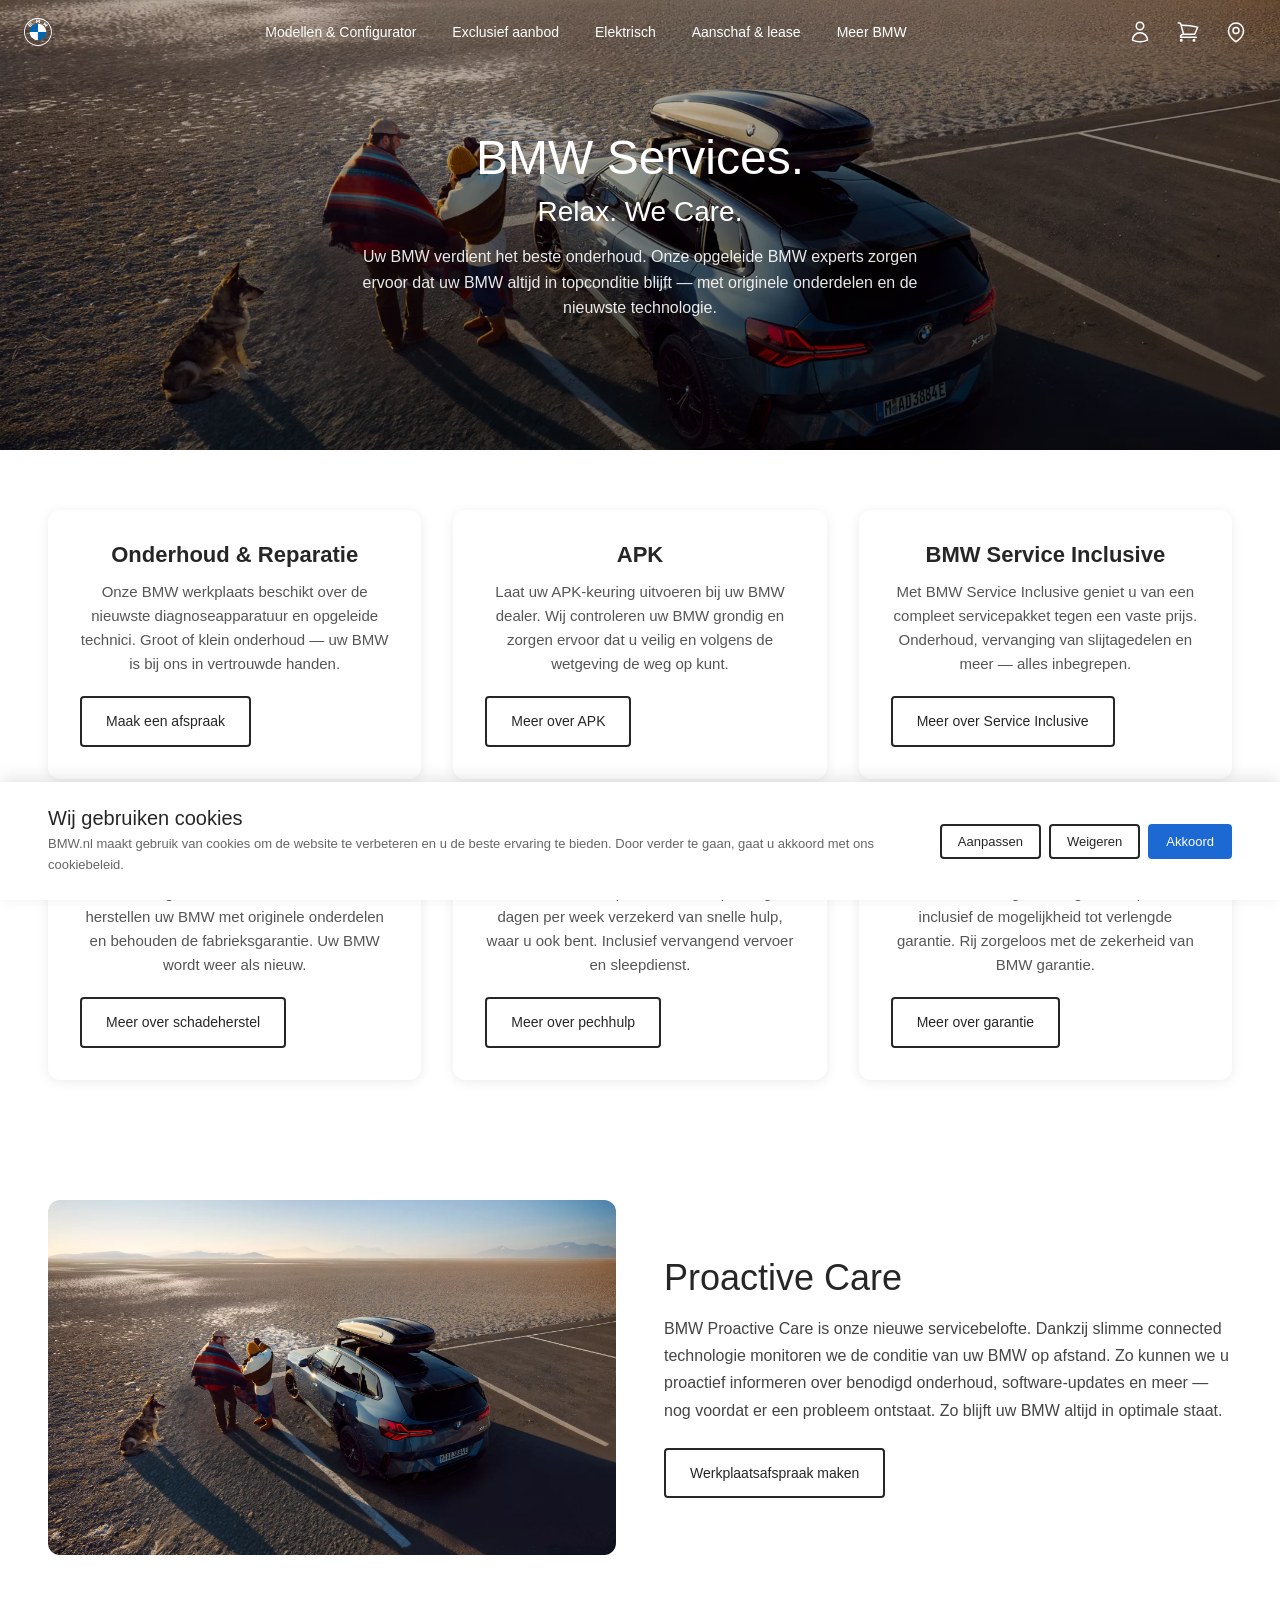
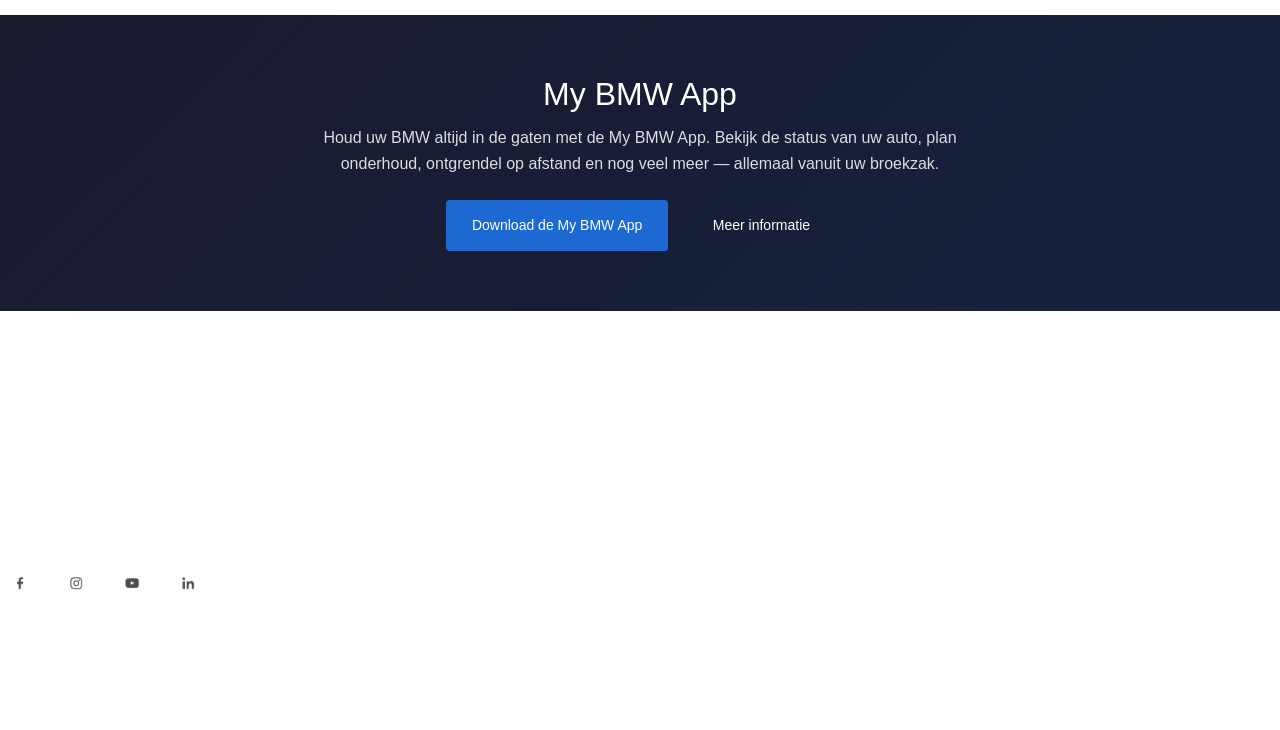
<file: services.html>
<!DOCTYPE html>
<html lang="nl">
<head>
  <meta charset="UTF-8">
  <meta name="viewport" content="width=device-width, initial-scale=1.0">
  <title>BMW Services | Onderhoud, garantie en meer</title>
  <meta name="description" content="BMW Services: onderhoud, reparatie, APK, schadeherstel, pechhulp en garantie. Ontdek alle serviceopties voor uw BMW.">
  <link rel="stylesheet" href="css/style.css">
  <style>
    /* Services page specific styles */
    .services-hero {
      min-height: 50vh;
      background: url('images/services-suv.jpg') center/cover no-repeat;
      display: flex;
      flex-direction: column;
      justify-content: center;
      align-items: center;
      text-align: center;
      color: #fff;
      padding: 80px var(--container-padding);
      position: relative;
    }
    .services-hero::before {
      content: '';
      position: absolute;
      inset: 0;
      background: linear-gradient(to bottom, rgba(0,0,0,0.2), rgba(0,0,0,0.5));
    }
    .services-hero > * { position: relative; z-index: 1; }
    .services-hero h1 {
      font-size: 48px;
      font-weight: var(--font-weight-light);
      margin-bottom: 8px;
    }
    .services-hero h2 {
      font-size: 28px;
      font-weight: var(--font-weight-light);
      margin-bottom: 16px;
    }
    .services-hero p {
      font-size: 16px;
      max-width: 600px;
      opacity: 0.9;
    }

    .services-grid {
      max-width: var(--container-max);
      margin: 0 auto;
      padding: 60px var(--container-padding);
      display: grid;
      grid-template-columns: repeat(3, 1fr);
      gap: 32px;
    }
    @media (max-width: 900px) {
      .services-grid { grid-template-columns: repeat(2, 1fr); }
    }
    @media (max-width: 600px) {
      .services-grid { grid-template-columns: 1fr; }
      .services-hero h1 { font-size: 32px; }
      .services-hero h2 { font-size: 22px; }
    }

    .service-card {
      background: #fff;
      border-radius: 12px;
      padding: 32px;
      box-shadow: 0 2px 12px rgba(0,0,0,0.08);
      display: flex;
      flex-direction: column;
      transition: box-shadow 0.3s;
    }
    .service-card:hover { box-shadow: 0 4px 20px rgba(0,0,0,0.14); }
    .service-card h3 {
      font-size: 22px;
      font-weight: 600;
      margin-bottom: 12px;
    }
    .service-card p {
      font-size: 15px;
      color: #555;
      line-height: 1.6;
      flex: 1;
      margin-bottom: 20px;
    }
    .service-card .btn {
      align-self: flex-start;
    }

    /* Proactive Care split section */
    .proactive-care {
      max-width: var(--container-max);
      margin: 0 auto;
      padding: 60px var(--container-padding);
      display: grid;
      grid-template-columns: 1fr 1fr;
      gap: 48px;
      align-items: center;
    }
    @media (max-width: 768px) {
      .proactive-care { grid-template-columns: 1fr; }
    }
    .proactive-care img {
      width: 100%;
      border-radius: 12px;
      object-fit: cover;
      aspect-ratio: 16/10;
    }
    .proactive-care-text h2 {
      font-size: 36px;
      font-weight: var(--font-weight-light);
      margin-bottom: 16px;
    }
    .proactive-care-text p {
      font-size: 16px;
      line-height: 1.7;
      color: #444;
      margin-bottom: 24px;
    }

    /* My BMW App banner */
    .app-banner {
      background: linear-gradient(135deg, #1a1a2e, #16213e);
      color: #fff;
      padding: 60px var(--container-padding);
      text-align: center;
    }
    .app-banner-inner {
      max-width: 700px;
      margin: 0 auto;
    }
    .app-banner h2 {
      font-size: 32px;
      font-weight: var(--font-weight-light);
      margin-bottom: 12px;
    }
    .app-banner p {
      font-size: 16px;
      opacity: 0.85;
      line-height: 1.6;
      margin-bottom: 24px;
    }
    .app-banner .btn {
      margin: 0 8px;
    }
  </style>
</head>
<body>

  <!-- ========== NAVIGATION ========== -->
  <nav class="nav-wrapper scrolled">
    <div class="nav-main">
      <a href="index.html" class="nav-logo">
        <img src="images/logo-grey.svg" alt="BMW" class="logo-dark">
        <img src="images/logo-white.svg" alt="BMW" class="logo-white">
      </a>

      <div class="nav-links">
        <a href="models.html">Modellen &amp; Configurator</a>
        <a href="#">Exclusief aanbod</a>
        <a href="electric.html">Elektrisch</a>
        <a href="lease.html">Aanschaf &amp; lease</a>
        <a href="services.html">Meer BMW</a>
      </div>

      <div class="nav-icons">
        <button class="nav-icon-btn" aria-label="MyBMW">
          <svg xmlns="http://www.w3.org/2000/svg" fill="none" viewBox="0 0 24 24" stroke="currentColor" stroke-width="1.5"><path stroke-linecap="round" stroke-linejoin="round" d="M15.75 6a3.75 3.75 0 11-7.5 0 3.75 3.75 0 017.5 0zM4.501 20.118a7.5 7.5 0 0114.998 0A17.933 17.933 0 0112 21.75c-2.676 0-5.216-.584-7.499-1.632z"/></svg>
        </button>
        <button class="nav-icon-btn" aria-label="Winkelwagen">
          <svg xmlns="http://www.w3.org/2000/svg" fill="none" viewBox="0 0 24 24" stroke="currentColor" stroke-width="1.5"><path stroke-linecap="round" stroke-linejoin="round" d="M2.25 3h1.386c.51 0 .955.343 1.087.835l.383 1.437M7.5 14.25a3 3 0 00-3 3h15.75m-12.75-3h11.218c1.121-2.3 2.1-4.684 2.924-7.138a60.114 60.114 0 00-16.536-1.84M7.5 14.25L5.106 5.272M6 20.25a.75.75 0 11-1.5 0 .75.75 0 011.5 0zm12.75 0a.75.75 0 11-1.5 0 .75.75 0 011.5 0z"/></svg>
        </button>
        <button class="nav-icon-btn" aria-label="Dealer zoeken" onclick="window.location.href='dealer.html'">
          <svg xmlns="http://www.w3.org/2000/svg" fill="none" viewBox="0 0 24 24" stroke="currentColor" stroke-width="1.5"><path stroke-linecap="round" stroke-linejoin="round" d="M15 10.5a3 3 0 11-6 0 3 3 0 016 0z"/><path stroke-linecap="round" stroke-linejoin="round" d="M19.5 10.5c0 7.142-7.5 11.25-7.5 11.25S4.5 17.642 4.5 10.5a7.5 7.5 0 0115 0z"/></svg>
        </button>
      </div>

      <div class="hamburger" aria-label="Menu">
        <span></span>
        <span></span>
        <span></span>
      </div>
    </div>

    <!-- Mobile Navigation -->
    <div class="mobile-nav">
      <a href="models.html">Modellen &amp; Configurator</a>
      <a href="#">Exclusief aanbod</a>
      <a href="electric.html">Elektrisch</a>
      <a href="lease.html">Aanschaf &amp; lease</a>
      <a href="services.html">Meer BMW</a>
      <a href="dealer.html">Dealer zoeken</a>
    </div>
  </nav>

  <!-- ========== HERO ========== -->
  <header class="services-hero">
    <h1>BMW Services.</h1>
    <h2>Relax. We Care.</h2>
    <p>Uw BMW verdient het beste onderhoud. Onze opgeleide BMW experts zorgen ervoor dat uw BMW altijd in topconditie blijft &mdash; met originele onderdelen en de nieuwste technologie.</p>
  </header>

  <!-- ========== SERVICE CATEGORIES ========== -->
  <section class="services-grid">
    <div class="service-card">
      <h3>Onderhoud &amp; Reparatie</h3>
      <p>Onze BMW werkplaats beschikt over de nieuwste diagnoseapparatuur en opgeleide technici. Groot of klein onderhoud &mdash; uw BMW is bij ons in vertrouwde handen.</p>
      <a href="#" class="btn btn-dark">Maak een afspraak</a>
    </div>

    <div class="service-card">
      <h3>APK</h3>
      <p>Laat uw APK-keuring uitvoeren bij uw BMW dealer. Wij controleren uw BMW grondig en zorgen ervoor dat u veilig en volgens de wetgeving de weg op kunt.</p>
      <a href="#" class="btn btn-dark">Meer over APK</a>
    </div>

    <div class="service-card">
      <h3>BMW Service Inclusive</h3>
      <p>Met BMW Service Inclusive geniet u van een compleet servicepakket tegen een vaste prijs. Onderhoud, vervanging van slijtagedelen en meer &mdash; alles inbegrepen.</p>
      <a href="#" class="btn btn-dark">Meer over Service Inclusive</a>
    </div>

    <div class="service-card">
      <h3>Schadeherstel</h3>
      <p>Onze BMW gecertificeerde schadeherstellers herstellen uw BMW met originele onderdelen en behouden de fabrieksgarantie. Uw BMW wordt weer als nieuw.</p>
      <a href="#" class="btn btn-dark">Meer over schadeherstel</a>
    </div>

    <div class="service-card">
      <h3>Pechhulp</h3>
      <p>Met BMW Pechhulp bent u 24 uur per dag, 7 dagen per week verzekerd van snelle hulp, waar u ook bent. Inclusief vervangend vervoer en sleepdienst.</p>
      <a href="#" class="btn btn-dark">Meer over pechhulp</a>
    </div>

    <div class="service-card">
      <h3>Garantie</h3>
      <p>BMW biedt uitgebreide garantieopties, inclusief de mogelijkheid tot verlengde garantie. Rij zorgeloos met de zekerheid van BMW garantie.</p>
      <a href="#" class="btn btn-dark">Meer over garantie</a>
    </div>
  </section>

  <!-- ========== PROACTIVE CARE ========== -->
  <section class="proactive-care">
    <img src="images/services-suv.jpg" alt="BMW Proactive Care">
    <div class="proactive-care-text">
      <h2>Proactive Care</h2>
      <p>BMW Proactive Care is onze nieuwe servicebelofte. Dankzij slimme connected technologie monitoren we de conditie van uw BMW op afstand. Zo kunnen we u proactief informeren over benodigd onderhoud, software-updates en meer &mdash; nog voordat er een probleem ontstaat. Zo blijft uw BMW altijd in optimale staat.</p>
      <a href="#" class="btn btn-dark">Werkplaatsafspraak maken</a>
    </div>
  </section>

  <!-- ========== MY BMW APP ========== -->
  <section class="app-banner">
    <div class="app-banner-inner">
      <h2>My BMW App</h2>
      <p>Houd uw BMW altijd in de gaten met de My BMW App. Bekijk de status van uw auto, plan onderhoud, ontgrendel op afstand en nog veel meer &mdash; allemaal vanuit uw broekzak.</p>
      <a href="#" class="btn btn-primary">Download de My BMW App</a>
      <a href="#" class="btn btn-outline-light">Meer informatie</a>
    </div>
  </section>

  <!-- ========== FOOTER ========== -->
  <footer class="site-footer">
    <div class="footer-container">
      <div class="footer-columns">
        <div class="footer-column">
          <h3>Contact &amp; informatie</h3>
          <a href="#">Contact opnemen</a>
          <a href="#">BMW nieuwsbrief</a>
          <a href="#">BMW Brochure aanvragen</a>
          <a href="#">Pers</a>
          <a href="#">BMW Group</a>
        </div>
        <div class="footer-column">
          <h3>Ervaar BMW</h3>
          <a href="test-drive.html">Proefrit aanvragen</a>
          <a href="#">BMW Driving Experience</a>
          <a href="#">BMW Welt</a>
          <a href="#">BMW Museum</a>
          <a href="#">BMW Golf</a>
        </div>
        <div class="footer-column">
          <h3>Hulp &amp; diensten</h3>
          <a href="services.html">BMW Service</a>
          <a href="#">BMW Assistance</a>
          <a href="#">BMW Garantie</a>
          <a href="#">BMW ConnectedDrive</a>
          <a href="#">BMW Software Update</a>
        </div>
        <div class="footer-column">
          <h3>Kiezen &amp; Aanschaffen</h3>
          <a href="configurator.html">BMW Configurator</a>
          <a href="models.html">Direct leverbaar</a>
          <a href="occasions.html">BMW Occasions</a>
          <a href="lease.html">BMW Financial Services</a>
          <a href="#">BMW Accessoires</a>
        </div>
        <div class="footer-column">
          <h3>Modellen</h3>
          <a href="models.html">Alle modellen</a>
          <a href="#">BMW 1 Serie</a>
          <a href="#">BMW 3 Serie</a>
          <a href="#">BMW 5 Serie</a>
          <a href="#">BMW X modellen</a>
          <a href="#">BMW M modellen</a>
        </div>
        <div class="footer-column">
          <h3>Elektrische BMW's</h3>
          <a href="electric.html">Alle elektrische modellen</a>
          <a href="electric.html">BMW iX</a>
          <a href="electric.html">BMW i4</a>
          <a href="electric.html">BMW i5</a>
          <a href="electric.html">BMW iX3</a>
          <a href="electric.html">Opladen</a>
        </div>
      </div>

      <div class="footer-social">
        <a href="#" aria-label="Facebook"><img src="images/social-facebook.png" alt="Facebook"></a>
        <a href="#" aria-label="Instagram"><img src="images/social-instagram.png" alt="Instagram"></a>
        <a href="#" aria-label="YouTube"><img src="images/social-youtube.png" alt="YouTube"></a>
        <a href="#" aria-label="LinkedIn"><img src="images/social-linkedin.png" alt="LinkedIn"></a>
      </div>

      <div class="footer-legal">
        <a href="#">Privacybeleid</a>
        <a href="#">Cookiebeleid</a>
        <a href="#">Cookie-instellingen</a>
        <a href="#">Juridische kennisgeving</a>
        <a href="#">Voorwaarden</a>
        <a href="#">Sitemap</a>
        <p class="footer-copyright">&copy; 2024 BMW AG. Alle rechten voorbehouden.</p>
      </div>
    </div>
  </footer>

  <!-- ========== COOKIE BANNER ========== -->
  <div class="cookie-banner" role="dialog" aria-label="Cookie melding">
    <div>
      <h2>Wij gebruiken cookies</h2>
      <p>BMW.nl maakt gebruik van cookies om de website te verbeteren en u de beste ervaring te bieden. Door verder te gaan, gaat u akkoord met ons cookiebeleid.</p>
    </div>
    <div class="cookie-banner-buttons">
      <button class="btn btn-dark btn-sm cookie-customize">Aanpassen</button>
      <button class="btn btn-dark btn-sm cookie-reject">Weigeren</button>
      <button class="btn btn-primary btn-sm cookie-accept">Akkoord</button>
    </div>
  </div>

  <script src="js/main.js"></script>
</body>
</html>
</file>
<file: css/style.css>
/* BMW.nl Clone - Complete Stylesheet */
/* Design tokens extracted from bmw.nl */

:root {
  /* BMW Brand Colors */
  --bmw-blue: #1c69d4;
  --bmw-blue-hover: #0055b8;
  --bmw-dark: #262626;
  --bmw-light: #f5f5f5;
  --bmw-white: #ffffff;
  --bmw-grey: #8a8a8a;
  --bmw-light-grey: #e5e5e5;
  --bmw-border: #d4d4d4;
  --bmw-success: #2e7d32;
  --bmw-bg-dark: #1a1a1a;
  --bmw-text-secondary: #666666;
  
  /* Typography */
  --font-primary: 'bmwTypeNextWeb', -apple-system, BlinkMacSystemFont, 'Segoe UI', Roboto, Helvetica, Arial, sans-serif;
  --font-weight-light: 300;
  --font-weight-regular: 400;
  --font-weight-medium: 500;
  --font-weight-bold: 700;
  
  /* Spacing */
  --container-max: 1440px;
  --container-padding: 48px;
  --section-padding: 80px;
  
  /* Transitions */
  --transition-fast: 0.2s ease;
  --transition-normal: 0.3s ease;
  --transition-slow: 0.5s ease;
}

/* ========== RESET & BASE ========== */
*, *::before, *::after {
  margin: 0;
  padding: 0;
  box-sizing: border-box;
}

html {
  scroll-behavior: smooth;
  -webkit-text-size-adjust: 100%;
}

body {
  font-family: var(--font-primary);
  font-weight: var(--font-weight-light);
  color: var(--bmw-dark);
  background: var(--bmw-white);
  line-height: 1.6;
  overflow-x: hidden;
  -webkit-font-smoothing: antialiased;
  -moz-osx-font-smoothing: grayscale;
}

a {
  color: inherit;
  text-decoration: none;
  transition: color var(--transition-fast);
}

img {
  max-width: 100%;
  height: auto;
  display: block;
}

button {
  font-family: inherit;
  cursor: pointer;
  border: none;
  background: none;
  font-size: inherit;
}

ul, ol {
  list-style: none;
}

h1, h2, h3, h4, h5, h6 {
  font-weight: var(--font-weight-light);
  line-height: 1.2;
}

/* ========== LAYOUT ========== */
.container {
  max-width: var(--container-max);
  margin: 0 auto;
  padding: 0 var(--container-padding);
}

.container-wide {
  max-width: 100%;
  margin: 0 auto;
}

/* ========== NAVIGATION ========== */
.nav-wrapper {
  position: fixed;
  top: 0;
  left: 0;
  right: 0;
  z-index: 1000;
  background: transparent;
  transition: background var(--transition-normal);
}

.nav-wrapper.scrolled {
  background: var(--bmw-white);
  box-shadow: 0 1px 4px rgba(0,0,0,0.1);
}

.nav-wrapper.scrolled .nav-logo img.logo-white,
.nav-wrapper:not(.scrolled) .nav-logo img.logo-dark {
  display: none;
}

.nav-wrapper.scrolled .nav-logo img.logo-dark,
.nav-wrapper:not(.scrolled) .nav-logo img.logo-white {
  display: block;
}

.nav-main {
  display: flex;
  align-items: center;
  justify-content: space-between;
  height: 64px;
  padding: 0 24px;
  max-width: var(--container-max);
  margin: 0 auto;
}

.nav-logo {
  flex-shrink: 0;
}

.nav-logo img {
  height: 28px;
  width: auto;
}

.nav-links {
  display: flex;
  align-items: center;
  gap: 4px;
}

.nav-links a,
.nav-links button {
  padding: 8px 16px;
  font-size: 14px;
  font-weight: var(--font-weight-medium);
  color: var(--bmw-white);
  transition: color var(--transition-fast);
  white-space: nowrap;
  position: relative;
}

.nav-wrapper.scrolled .nav-links a,
.nav-wrapper.scrolled .nav-links button {
  color: var(--bmw-dark);
}

.nav-links a:hover,
.nav-links button:hover {
  opacity: 0.8;
}

.nav-icons {
  display: flex;
  align-items: center;
  gap: 8px;
}

.nav-icon-btn {
  width: 40px;
  height: 40px;
  display: flex;
  align-items: center;
  justify-content: center;
  color: var(--bmw-white);
  border-radius: 50%;
  transition: background var(--transition-fast);
}

.nav-wrapper.scrolled .nav-icon-btn {
  color: var(--bmw-dark);
}

.nav-icon-btn:hover {
  background: rgba(255,255,255,0.1);
}

.nav-wrapper.scrolled .nav-icon-btn:hover {
  background: rgba(0,0,0,0.05);
}

.nav-icon-btn svg {
  width: 24px;
  height: 24px;
}

/* Mobile nav */
.hamburger {
  display: none;
  flex-direction: column;
  gap: 5px;
  padding: 8px;
  cursor: pointer;
  z-index: 1001;
}

.hamburger span {
  width: 24px;
  height: 2px;
  background: var(--bmw-white);
  transition: all var(--transition-normal);
}

.nav-wrapper.scrolled .hamburger span {
  background: var(--bmw-dark);
}

.hamburger.active span:nth-child(1) {
  transform: rotate(45deg) translate(5px, 5px);
}

.hamburger.active span:nth-child(2) {
  opacity: 0;
}

.hamburger.active span:nth-child(3) {
  transform: rotate(-45deg) translate(5px, -5px);
}

/* Mobile dropdown menu */
.mobile-nav {
  display: none;
  position: fixed;
  top: 64px;
  left: 0;
  right: 0;
  bottom: 0;
  background: var(--bmw-white);
  z-index: 999;
  overflow-y: auto;
  padding: 24px;
}

.mobile-nav.active {
  display: block;
}

.mobile-nav a {
  display: block;
  padding: 16px 0;
  font-size: 18px;
  font-weight: var(--font-weight-medium);
  color: var(--bmw-dark);
  border-bottom: 1px solid var(--bmw-light-grey);
}

/* Desktop dropdown */
.nav-dropdown {
  position: absolute;
  top: 100%;
  left: 0;
  right: 0;
  background: var(--bmw-white);
  box-shadow: 0 4px 12px rgba(0,0,0,0.1);
  padding: 32px 48px;
  display: none;
  z-index: 100;
}

.nav-dropdown.active {
  display: flex;
  gap: 48px;
}

.nav-dropdown-section h3 {
  font-size: 13px;
  font-weight: var(--font-weight-bold);
  text-transform: uppercase;
  letter-spacing: 0.05em;
  margin-bottom: 16px;
  color: var(--bmw-dark);
}

.nav-dropdown-section a {
  display: block;
  padding: 6px 0;
  font-size: 14px;
  color: var(--bmw-text-secondary);
  font-weight: var(--font-weight-regular);
}

.nav-dropdown-section a:hover {
  color: var(--bmw-blue);
}

/* ========== BUTTONS ========== */
.btn {
  display: inline-flex;
  align-items: center;
  justify-content: center;
  padding: 12px 24px;
  font-size: 14px;
  font-weight: var(--font-weight-medium);
  border-radius: 4px;
  transition: all var(--transition-fast);
  gap: 8px;
  cursor: pointer;
  white-space: nowrap;
}

.btn-primary {
  background: var(--bmw-blue);
  color: var(--bmw-white);
  border: 2px solid var(--bmw-blue);
}

.btn-primary:hover {
  background: var(--bmw-blue-hover);
  border-color: var(--bmw-blue-hover);
}

.btn-secondary {
  background: transparent;
  color: var(--bmw-blue);
  border: 2px solid var(--bmw-blue);
}

.btn-secondary:hover {
  background: var(--bmw-blue);
  color: var(--bmw-white);
}

.btn-white {
  background: var(--bmw-white);
  color: var(--bmw-dark);
  border: 2px solid var(--bmw-white);
}

.btn-white:hover {
  background: transparent;
  color: var(--bmw-white);
}

.btn-dark {
  background: transparent;
  color: var(--bmw-dark);
  border: 2px solid var(--bmw-dark);
}

.btn-dark:hover {
  background: var(--bmw-dark);
  color: var(--bmw-white);
}

.btn-link {
  background: none;
  border: none;
  color: var(--bmw-blue);
  font-weight: var(--font-weight-medium);
  padding: 0;
  display: inline-flex;
  align-items: center;
  gap: 6px;
}

.btn-link:hover {
  text-decoration: underline;
}

.btn-link .arrow {
  transition: transform var(--transition-fast);
}

.btn-link:hover .arrow {
  transform: translateX(4px);
}

.btn-lg {
  padding: 14px 32px;
  font-size: 16px;
}

.btn-sm {
  padding: 8px 16px;
  font-size: 13px;
}

/* ========== HERO SECTIONS ========== */
.hero {
  position: relative;
  min-height: 100vh;
  display: flex;
  align-items: flex-end;
  overflow: hidden;
}

.hero-bg {
  position: absolute;
  inset: 0;
  z-index: 0;
}

.hero-bg img,
.hero-bg video {
  width: 100%;
  height: 100%;
  object-fit: cover;
}

.hero-overlay {
  position: absolute;
  inset: 0;
  background: linear-gradient(to bottom, rgba(0,0,0,0.1) 0%, rgba(0,0,0,0.3) 100%);
  z-index: 1;
}

.hero-content {
  position: relative;
  z-index: 2;
  padding: 0 48px 80px;
  max-width: 700px;
}

.hero-content h1 {
  font-size: 48px;
  font-weight: var(--font-weight-light);
  color: var(--bmw-white);
  margin-bottom: 16px;
  line-height: 1.1;
  letter-spacing: -0.02em;
}

.hero-content p {
  font-size: 18px;
  color: rgba(255,255,255,0.9);
  margin-bottom: 32px;
  line-height: 1.6;
}

.hero-content .btn {
  margin-right: 12px;
}

.hero-play-btn {
  position: absolute;
  right: 48px;
  bottom: 80px;
  z-index: 2;
  width: 64px;
  height: 64px;
  background: rgba(255,255,255,0.2);
  backdrop-filter: blur(8px);
  border-radius: 50%;
  display: flex;
  align-items: center;
  justify-content: center;
  cursor: pointer;
  transition: background var(--transition-fast);
}

.hero-play-btn:hover {
  background: rgba(255,255,255,0.3);
}

.hero-play-btn svg {
  width: 24px;
  height: 24px;
  color: white;
  margin-left: 3px;
}

/* Hero smaller variant */
.hero-sm {
  min-height: 480px;
}

.hero-md {
  min-height: 600px;
}

/* ========== PAGE HEADER ========== */
.page-header {
  padding: 120px 48px 48px;
  background: var(--bmw-light);
}

.page-header h1 {
  font-size: 40px;
  font-weight: var(--font-weight-light);
  margin-bottom: 16px;
  max-width: var(--container-max);
  margin-left: auto;
  margin-right: auto;
}

.page-header p {
  font-size: 18px;
  color: var(--bmw-text-secondary);
  max-width: 680px;
  line-height: 1.6;
  max-width: var(--container-max);
  margin-left: auto;
  margin-right: auto;
}

/* ========== SECTIONS ========== */
.section {
  padding: var(--section-padding) 0;
}

.section-dark {
  background: var(--bmw-bg-dark);
  color: var(--bmw-white);
}

.section-light {
  background: var(--bmw-light);
}

.section-header {
  max-width: var(--container-max);
  margin: 0 auto 48px;
  padding: 0 var(--container-padding);
}

.section-header h2 {
  font-size: 32px;
  font-weight: var(--font-weight-light);
  margin-bottom: 16px;
}

.section-header p {
  font-size: 16px;
  color: var(--bmw-text-secondary);
  max-width: 680px;
  line-height: 1.6;
}

.section-dark .section-header p {
  color: rgba(255,255,255,0.7);
}

/* ========== SPLIT SECTIONS ========== */
.split-section {
  display: grid;
  grid-template-columns: 1fr 1fr;
  min-height: 500px;
}

.split-section.reverse {
  direction: rtl;
}

.split-section.reverse > * {
  direction: ltr;
}

.split-image {
  position: relative;
  overflow: hidden;
}

.split-image img {
  width: 100%;
  height: 100%;
  object-fit: cover;
}

.split-content {
  display: flex;
  flex-direction: column;
  justify-content: center;
  padding: 64px;
}

.split-content h2 {
  font-size: 32px;
  font-weight: var(--font-weight-light);
  margin-bottom: 16px;
}

.split-content p {
  font-size: 16px;
  color: var(--bmw-text-secondary);
  margin-bottom: 32px;
  line-height: 1.7;
}

.split-content .btn {
  align-self: flex-start;
}

/* ========== TEASER CARDS (Homepage) ========== */
.teaser-grid {
  display: grid;
  grid-template-columns: repeat(2, 1fr);
  gap: 0;
}

.teaser-card {
  position: relative;
  min-height: 500px;
  overflow: hidden;
  cursor: pointer;
}

.teaser-card img {
  width: 100%;
  height: 100%;
  object-fit: cover;
  transition: transform var(--transition-slow);
}

.teaser-card:hover img {
  transform: scale(1.03);
}

.teaser-card-overlay {
  position: absolute;
  inset: 0;
  background: linear-gradient(to top, rgba(0,0,0,0.5) 0%, transparent 60%);
  display: flex;
  flex-direction: column;
  justify-content: flex-end;
  padding: 32px;
}

.teaser-card-overlay h3 {
  font-size: 24px;
  color: var(--bmw-white);
  margin-bottom: 8px;
}

.teaser-card-overlay p {
  font-size: 14px;
  color: rgba(255,255,255,0.8);
  margin-bottom: 16px;
}

/* ========== FIND BMW SECTION ========== */
.find-bmw {
  padding: var(--section-padding) 0;
}

.find-bmw h2 {
  font-size: 32px;
  font-weight: var(--font-weight-light);
  text-align: center;
  margin-bottom: 48px;
}

.find-bmw-grid {
  display: grid;
  grid-template-columns: repeat(4, 1fr);
  gap: 24px;
  max-width: var(--container-max);
  margin: 0 auto;
  padding: 0 var(--container-padding);
}

.find-bmw-card {
  text-align: center;
  padding: 32px 24px;
  border: 1px solid var(--bmw-light-grey);
  border-radius: 8px;
  transition: box-shadow var(--transition-normal);
}

.find-bmw-card:hover {
  box-shadow: 0 4px 16px rgba(0,0,0,0.1);
}

.find-bmw-card-icon {
  width: 48px;
  height: 48px;
  margin: 0 auto 16px;
  display: flex;
  align-items: center;
  justify-content: center;
}

.find-bmw-card-icon svg {
  width: 32px;
  height: 32px;
  color: var(--bmw-dark);
}

.find-bmw-card h3 {
  font-size: 18px;
  font-weight: var(--font-weight-medium);
  margin-bottom: 8px;
}

.find-bmw-card p {
  font-size: 14px;
  color: var(--bmw-text-secondary);
  margin-bottom: 16px;
}

/* ========== MODEL CARDS ========== */
.models-grid {
  display: grid;
  grid-template-columns: repeat(auto-fill, minmax(280px, 1fr));
  gap: 24px;
  max-width: var(--container-max);
  margin: 0 auto;
  padding: 0 var(--container-padding);
}

.model-card {
  background: var(--bmw-white);
  border-radius: 8px;
  overflow: hidden;
  transition: box-shadow var(--transition-normal), transform var(--transition-normal);
  cursor: pointer;
  border: 1px solid var(--bmw-light-grey);
}

.model-card:hover {
  box-shadow: 0 8px 24px rgba(0,0,0,0.12);
  transform: translateY(-4px);
}

.model-card-image {
  position: relative;
  padding: 24px;
  background: var(--bmw-light);
  aspect-ratio: 16/10;
  display: flex;
  align-items: center;
  justify-content: center;
}

.model-card-image img {
  max-width: 100%;
  max-height: 100%;
  object-fit: contain;
}

.model-card-badges {
  position: absolute;
  top: 16px;
  left: 16px;
  display: flex;
  gap: 8px;
}

.badge {
  padding: 4px 8px;
  font-size: 11px;
  font-weight: var(--font-weight-medium);
  border-radius: 4px;
  text-transform: uppercase;
  letter-spacing: 0.05em;
}

.badge-new {
  background: var(--bmw-blue);
  color: var(--bmw-white);
}

.badge-bev {
  background: var(--bmw-success);
  color: var(--bmw-white);
}

.badge-m {
  background: var(--bmw-dark);
  color: var(--bmw-white);
}

.badge-category {
  background: rgba(0,0,0,0.6);
  color: var(--bmw-white);
}

.model-card-body {
  padding: 20px 24px 24px;
}

.model-card-series {
  font-size: 12px;
  text-transform: uppercase;
  letter-spacing: 0.1em;
  color: var(--bmw-grey);
  margin-bottom: 4px;
}

.model-card-name {
  font-size: 18px;
  font-weight: var(--font-weight-medium);
  margin-bottom: 4px;
}

.model-card-type {
  font-size: 14px;
  color: var(--bmw-text-secondary);
  margin-bottom: 12px;
}

.model-card-price {
  font-size: 14px;
}

.model-card-price span {
  font-weight: var(--font-weight-bold);
}

/* ========== FILTER BAR ========== */
.filter-bar {
  background: var(--bmw-white);
  border-bottom: 1px solid var(--bmw-light-grey);
  padding: 16px var(--container-padding);
  max-width: var(--container-max);
  margin: 0 auto;
  display: flex;
  flex-wrap: wrap;
  gap: 12px;
  align-items: center;
}

.filter-group {
  display: flex;
  align-items: center;
  gap: 8px;
}

.filter-group-label {
  font-size: 13px;
  font-weight: var(--font-weight-medium);
  color: var(--bmw-text-secondary);
  text-transform: uppercase;
  letter-spacing: 0.05em;
}

.filter-btn {
  padding: 8px 16px;
  font-size: 13px;
  border: 1px solid var(--bmw-light-grey);
  border-radius: 24px;
  color: var(--bmw-dark);
  transition: all var(--transition-fast);
  background: var(--bmw-white);
}

.filter-btn:hover,
.filter-btn.active {
  background: var(--bmw-dark);
  color: var(--bmw-white);
  border-color: var(--bmw-dark);
}

/* ========== SERVICES SECTION ========== */
.services-section {
  padding: var(--section-padding) 0;
}

.services-grid {
  display: grid;
  grid-template-columns: repeat(3, 1fr);
  gap: 32px;
  max-width: var(--container-max);
  margin: 0 auto;
  padding: 0 var(--container-padding);
}

.service-card {
  text-align: center;
  padding: 40px 24px;
}

.service-card-icon {
  width: 64px;
  height: 64px;
  margin: 0 auto 20px;
  display: flex;
  align-items: center;
  justify-content: center;
  background: var(--bmw-light);
  border-radius: 50%;
}

.service-card-icon svg {
  width: 28px;
  height: 28px;
}

.service-card h3 {
  font-size: 20px;
  font-weight: var(--font-weight-medium);
  margin-bottom: 12px;
}

.service-card p {
  font-size: 14px;
  color: var(--bmw-text-secondary);
  line-height: 1.6;
}

/* ========== MY BMW APP BANNER ========== */
.app-banner {
  background: var(--bmw-light);
  padding: 48px;
  display: flex;
  align-items: center;
  justify-content: space-between;
  max-width: var(--container-max);
  margin: 0 auto 0;
}

.app-banner-content h3 {
  font-size: 20px;
  font-weight: var(--font-weight-medium);
  margin-bottom: 8px;
}

.app-banner-content p {
  font-size: 14px;
  color: var(--bmw-text-secondary);
}

.app-banner-icon {
  width: 48px;
  height: 48px;
  flex-shrink: 0;
}

/* ========== FOOTER ========== */
.footer {
  background: var(--bmw-bg-dark);
  color: var(--bmw-white);
  padding: 64px 0 32px;
}

.footer-inner {
  max-width: var(--container-max);
  margin: 0 auto;
  padding: 0 var(--container-padding);
}

.footer-app-banner {
  padding: 32px;
  background: rgba(255,255,255,0.05);
  border-radius: 8px;
  margin-bottom: 48px;
  display: flex;
  align-items: center;
  justify-content: space-between;
}

.footer-app-banner h3 {
  font-size: 16px;
  font-weight: var(--font-weight-medium);
  margin-bottom: 4px;
}

.footer-app-banner p {
  font-size: 13px;
  color: rgba(255,255,255,0.6);
}

.footer-app-banner a {
  color: var(--bmw-blue);
  font-weight: var(--font-weight-medium);
  font-size: 14px;
}

.footer-app-banner a:hover {
  text-decoration: underline;
}

.footer-columns {
  display: grid;
  grid-template-columns: repeat(6, 1fr);
  gap: 32px;
  margin-bottom: 48px;
}

.footer-column h3 {
  font-size: 13px;
  font-weight: var(--font-weight-bold);
  text-transform: uppercase;
  letter-spacing: 0.05em;
  margin-bottom: 16px;
  color: var(--bmw-white);
}

.footer-column a {
  display: block;
  padding: 4px 0;
  font-size: 13px;
  color: rgba(255,255,255,0.6);
  transition: color var(--transition-fast);
}

.footer-column a:hover {
  color: var(--bmw-white);
}

.footer-social {
  display: flex;
  gap: 16px;
  margin-bottom: 32px;
}

.footer-social a {
  width: 40px;
  height: 40px;
  display: flex;
  align-items: center;
  justify-content: center;
  border-radius: 50%;
  background: rgba(255,255,255,0.1);
  transition: background var(--transition-fast);
}

.footer-social a:hover {
  background: rgba(255,255,255,0.2);
}

.footer-social img {
  width: 20px;
  height: 20px;
}

.footer-legal {
  border-top: 1px solid rgba(255,255,255,0.1);
  padding-top: 24px;
  display: flex;
  flex-wrap: wrap;
  gap: 16px;
  align-items: center;
}

.footer-legal a {
  font-size: 12px;
  color: rgba(255,255,255,0.5);
}

.footer-legal a:hover {
  color: var(--bmw-white);
}

.footer-copyright {
  font-size: 12px;
  color: rgba(255,255,255,0.4);
  width: 100%;
  margin-top: 16px;
}

/* ========== FORMS ========== */
.form-group {
  margin-bottom: 20px;
}

.form-label {
  display: block;
  font-size: 13px;
  font-weight: var(--font-weight-medium);
  margin-bottom: 6px;
  color: var(--bmw-dark);
}

.form-input,
.form-select {
  width: 100%;
  padding: 12px 16px;
  font-size: 14px;
  font-family: inherit;
  border: 1px solid var(--bmw-border);
  border-radius: 4px;
  background: var(--bmw-white);
  color: var(--bmw-dark);
  transition: border-color var(--transition-fast);
}

.form-input:focus,
.form-select:focus {
  outline: none;
  border-color: var(--bmw-blue);
}

.form-input::placeholder {
  color: var(--bmw-grey);
}

/* ========== DEALER LOCATOR ========== */
.dealer-search {
  background: var(--bmw-white);
  padding: 32px;
  border-radius: 8px;
  box-shadow: 0 2px 8px rgba(0,0,0,0.1);
  max-width: 600px;
  margin: 0 auto;
}

.dealer-results {
  display: grid;
  gap: 16px;
  margin-top: 24px;
}

.dealer-card {
  padding: 20px;
  border: 1px solid var(--bmw-light-grey);
  border-radius: 8px;
  transition: box-shadow var(--transition-normal);
}

.dealer-card:hover {
  box-shadow: 0 4px 12px rgba(0,0,0,0.08);
}

.dealer-card h4 {
  font-size: 16px;
  font-weight: var(--font-weight-medium);
  margin-bottom: 4px;
}

.dealer-card p {
  font-size: 13px;
  color: var(--bmw-text-secondary);
}

/* ========== LEASE/FINANCE SECTION ========== */
.lease-options {
  display: grid;
  grid-template-columns: repeat(3, 1fr);
  gap: 24px;
  max-width: var(--container-max);
  margin: 0 auto;
  padding: 0 var(--container-padding);
}

.lease-card {
  padding: 32px;
  border: 1px solid var(--bmw-light-grey);
  border-radius: 8px;
  text-align: center;
  transition: box-shadow var(--transition-normal);
}

.lease-card:hover {
  box-shadow: 0 4px 16px rgba(0,0,0,0.08);
}

.lease-card-icon {
  width: 48px;
  height: 48px;
  margin: 0 auto 16px;
}

.lease-card h3 {
  font-size: 20px;
  font-weight: var(--font-weight-medium);
  margin-bottom: 8px;
}

.lease-card p {
  font-size: 14px;
  color: var(--bmw-text-secondary);
  line-height: 1.6;
  margin-bottom: 16px;
}

/* ========== CONFIGURATOR ========== */
.configurator-cta {
  text-align: center;
  padding: var(--section-padding) var(--container-padding);
  background: var(--bmw-light);
}

.configurator-cta h2 {
  font-size: 36px;
  font-weight: var(--font-weight-light);
  margin-bottom: 16px;
}

.configurator-cta p {
  font-size: 16px;
  color: var(--bmw-text-secondary);
  margin-bottom: 32px;
  max-width: 600px;
  margin-left: auto;
  margin-right: auto;
}

/* ========== OCCASIONS ========== */
.occasion-card {
  background: var(--bmw-white);
  border: 1px solid var(--bmw-light-grey);
  border-radius: 8px;
  overflow: hidden;
  transition: box-shadow var(--transition-normal);
}

.occasion-card:hover {
  box-shadow: 0 8px 24px rgba(0,0,0,0.1);
}

.occasion-card-image {
  aspect-ratio: 16/9;
  overflow: hidden;
}

.occasion-card-image img {
  width: 100%;
  height: 100%;
  object-fit: cover;
}

.occasion-card-body {
  padding: 20px;
}

.occasion-card-body h3 {
  font-size: 18px;
  font-weight: var(--font-weight-medium);
  margin-bottom: 4px;
}

.occasion-card-body .specs {
  font-size: 13px;
  color: var(--bmw-text-secondary);
  margin-bottom: 8px;
}

.occasion-card-body .price {
  font-size: 20px;
  font-weight: var(--font-weight-bold);
}

/* ========== TEST DRIVE ========== */
.testdrive-form {
  max-width: 680px;
  margin: 0 auto;
  padding: 48px var(--container-padding);
}

.testdrive-form h2 {
  font-size: 32px;
  font-weight: var(--font-weight-light);
  margin-bottom: 32px;
  text-align: center;
}

/* ========== COOKIE BANNER ========== */
.cookie-banner {
  position: fixed;
  bottom: 0;
  left: 0;
  right: 0;
  background: var(--bmw-white);
  box-shadow: 0 -4px 16px rgba(0,0,0,0.1);
  padding: 24px 48px;
  z-index: 9999;
  display: flex;
  align-items: center;
  justify-content: space-between;
  gap: 24px;
}

.cookie-banner h2 {
  font-size: 20px;
  font-weight: var(--font-weight-medium);
  margin-bottom: 4px;
}

.cookie-banner p {
  font-size: 13px;
  color: var(--bmw-text-secondary);
}

.cookie-banner-buttons {
  display: flex;
  gap: 8px;
  flex-shrink: 0;
}

/* ========== SCROLL ANIMATIONS ========== */
.animate-on-scroll {
  opacity: 0;
  transform: translateY(20px);
  transition: opacity 0.6s ease, transform 0.6s ease;
}

.animate-on-scroll.animate-in {
  opacity: 1;
  transform: translateY(0);
}

/* ========== RESPONSIVE ========== */
@media (max-width: 1024px) {
  :root {
    --container-padding: 24px;
    --section-padding: 64px;
  }
  
  .nav-links {
    display: none;
  }
  
  .hamburger {
    display: flex;
  }
  
  .find-bmw-grid {
    grid-template-columns: repeat(2, 1fr);
  }
  
  .services-grid {
    grid-template-columns: repeat(2, 1fr);
  }
  
  .footer-columns {
    grid-template-columns: repeat(3, 1fr);
  }
  
  .lease-options {
    grid-template-columns: repeat(2, 1fr);
  }
  
  .split-section {
    grid-template-columns: 1fr;
  }
  
  .split-section.reverse {
    direction: ltr;
  }
  
  .split-image {
    min-height: 300px;
  }
  
  .hero-content h1 {
    font-size: 36px;
  }
}

@media (max-width: 768px) {
  :root {
    --section-padding: 48px;
  }
  
  .hero {
    min-height: 80vh;
  }
  
  .hero-content {
    padding: 0 24px 48px;
  }
  
  .hero-content h1 {
    font-size: 28px;
  }
  
  .hero-content p {
    font-size: 15px;
  }
  
  .hero-play-btn {
    right: 24px;
    bottom: 48px;
  }
  
  .page-header {
    padding: 100px 24px 32px;
  }
  
  .page-header h1 {
    font-size: 28px;
  }
  
  .find-bmw-grid {
    grid-template-columns: 1fr;
  }
  
  .models-grid {
    grid-template-columns: repeat(2, 1fr);
  }
  
  .services-grid {
    grid-template-columns: 1fr;
  }
  
  .footer-columns {
    grid-template-columns: repeat(2, 1fr);
  }
  
  .lease-options {
    grid-template-columns: 1fr;
  }
  
  .lease-options-4 {
    grid-template-columns: 1fr;
  }
  
  .teaser-grid {
    grid-template-columns: 1fr;
  }
  
  .cookie-banner {
    flex-direction: column;
    padding: 16px 24px;
  }
  
  .cookie-banner-buttons {
    width: 100%;
    flex-direction: column;
  }
  
  .cookie-banner-buttons .btn {
    width: 100%;
  }
  
  .app-banner {
    flex-direction: column;
    text-align: center;
    padding: 32px 24px;
  }
  
  .footer-app-banner {
    flex-direction: column;
    text-align: center;
    gap: 16px;
  }
  
  .filter-bar {
    overflow-x: auto;
    flex-wrap: nowrap;
    padding: 12px 16px;
  }
  
  .split-content {
    padding: 32px 24px;
  }
  
  .configurator-cta h2 {
    font-size: 28px;
  }
  
  .testdrive-form {
    padding: 32px 16px;
  }
  
  .section-header {
    padding: 0 var(--container-padding);
  }
}

@media (max-width: 480px) {
  .models-grid {
    grid-template-columns: 1fr;
  }
  
  .footer-columns {
    grid-template-columns: 1fr;
  }
  
  .nav-main {
    padding: 0 16px;
  }
}
</file>
